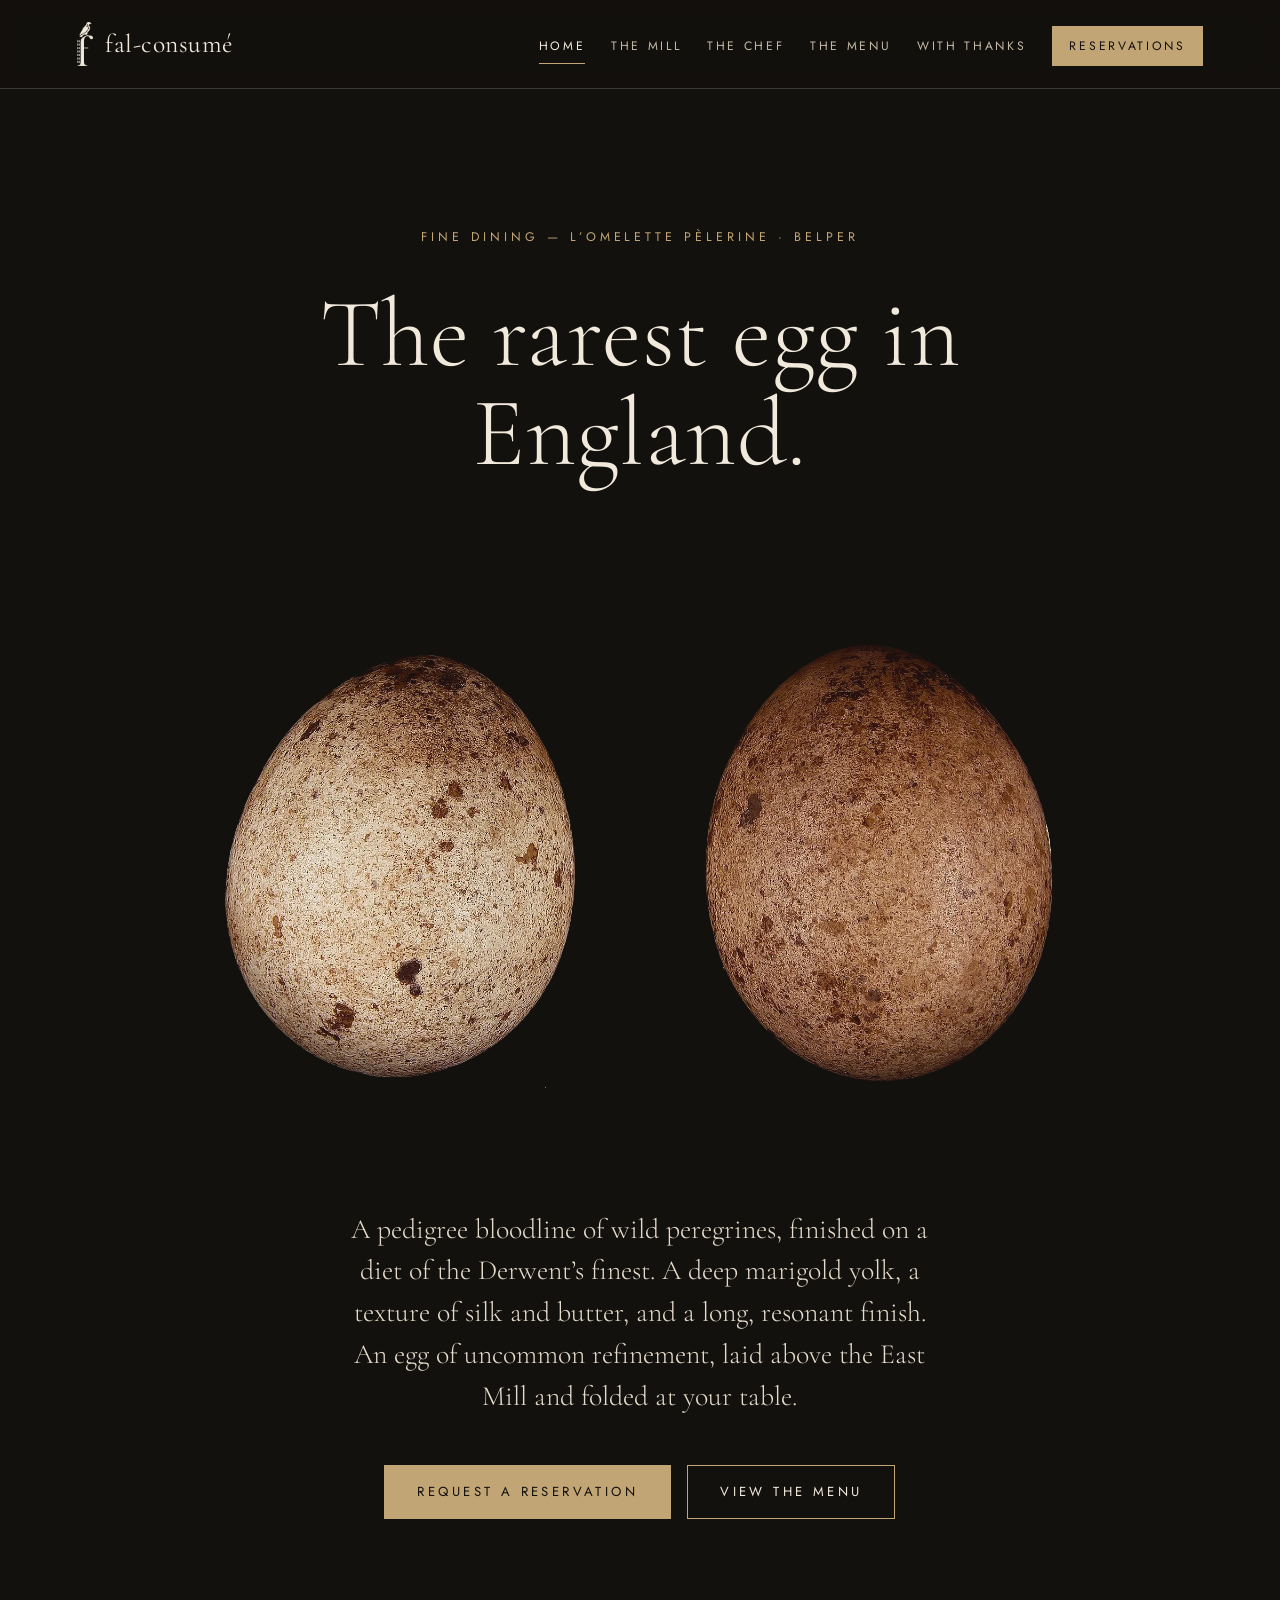
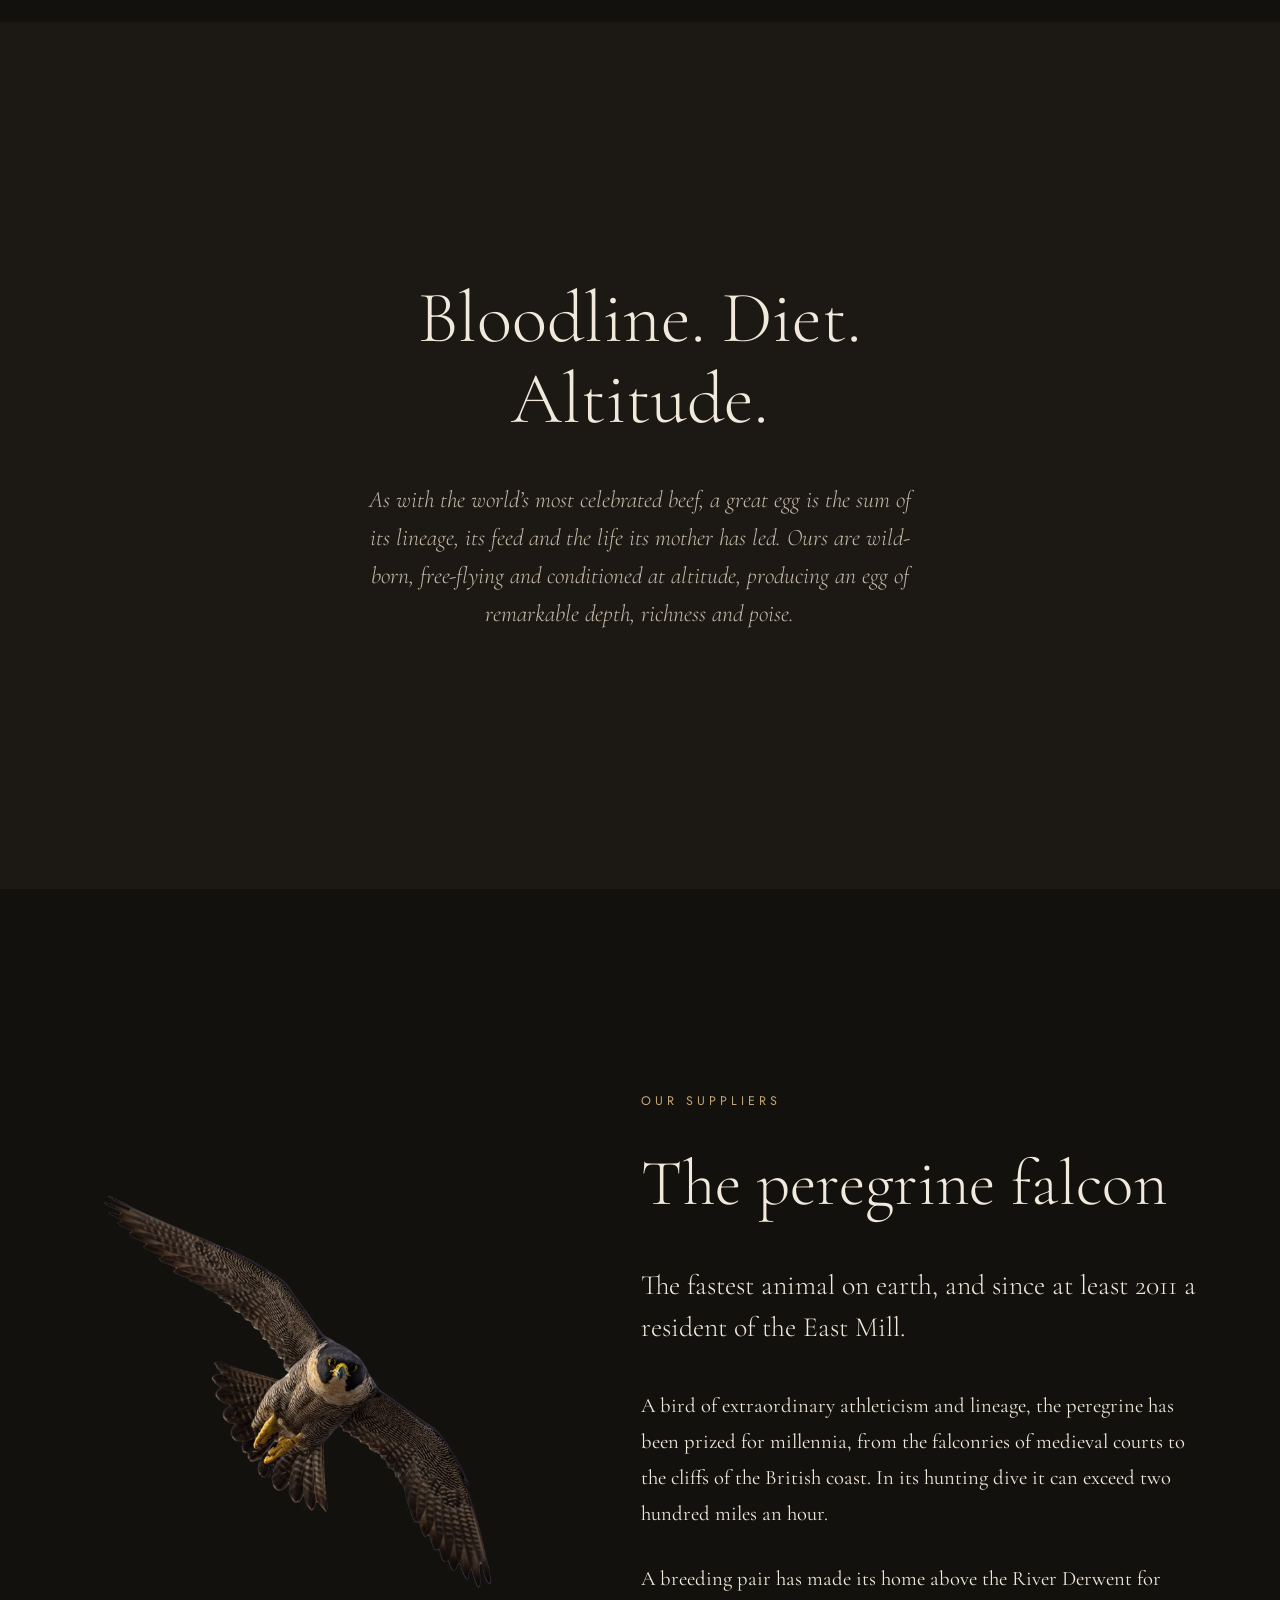
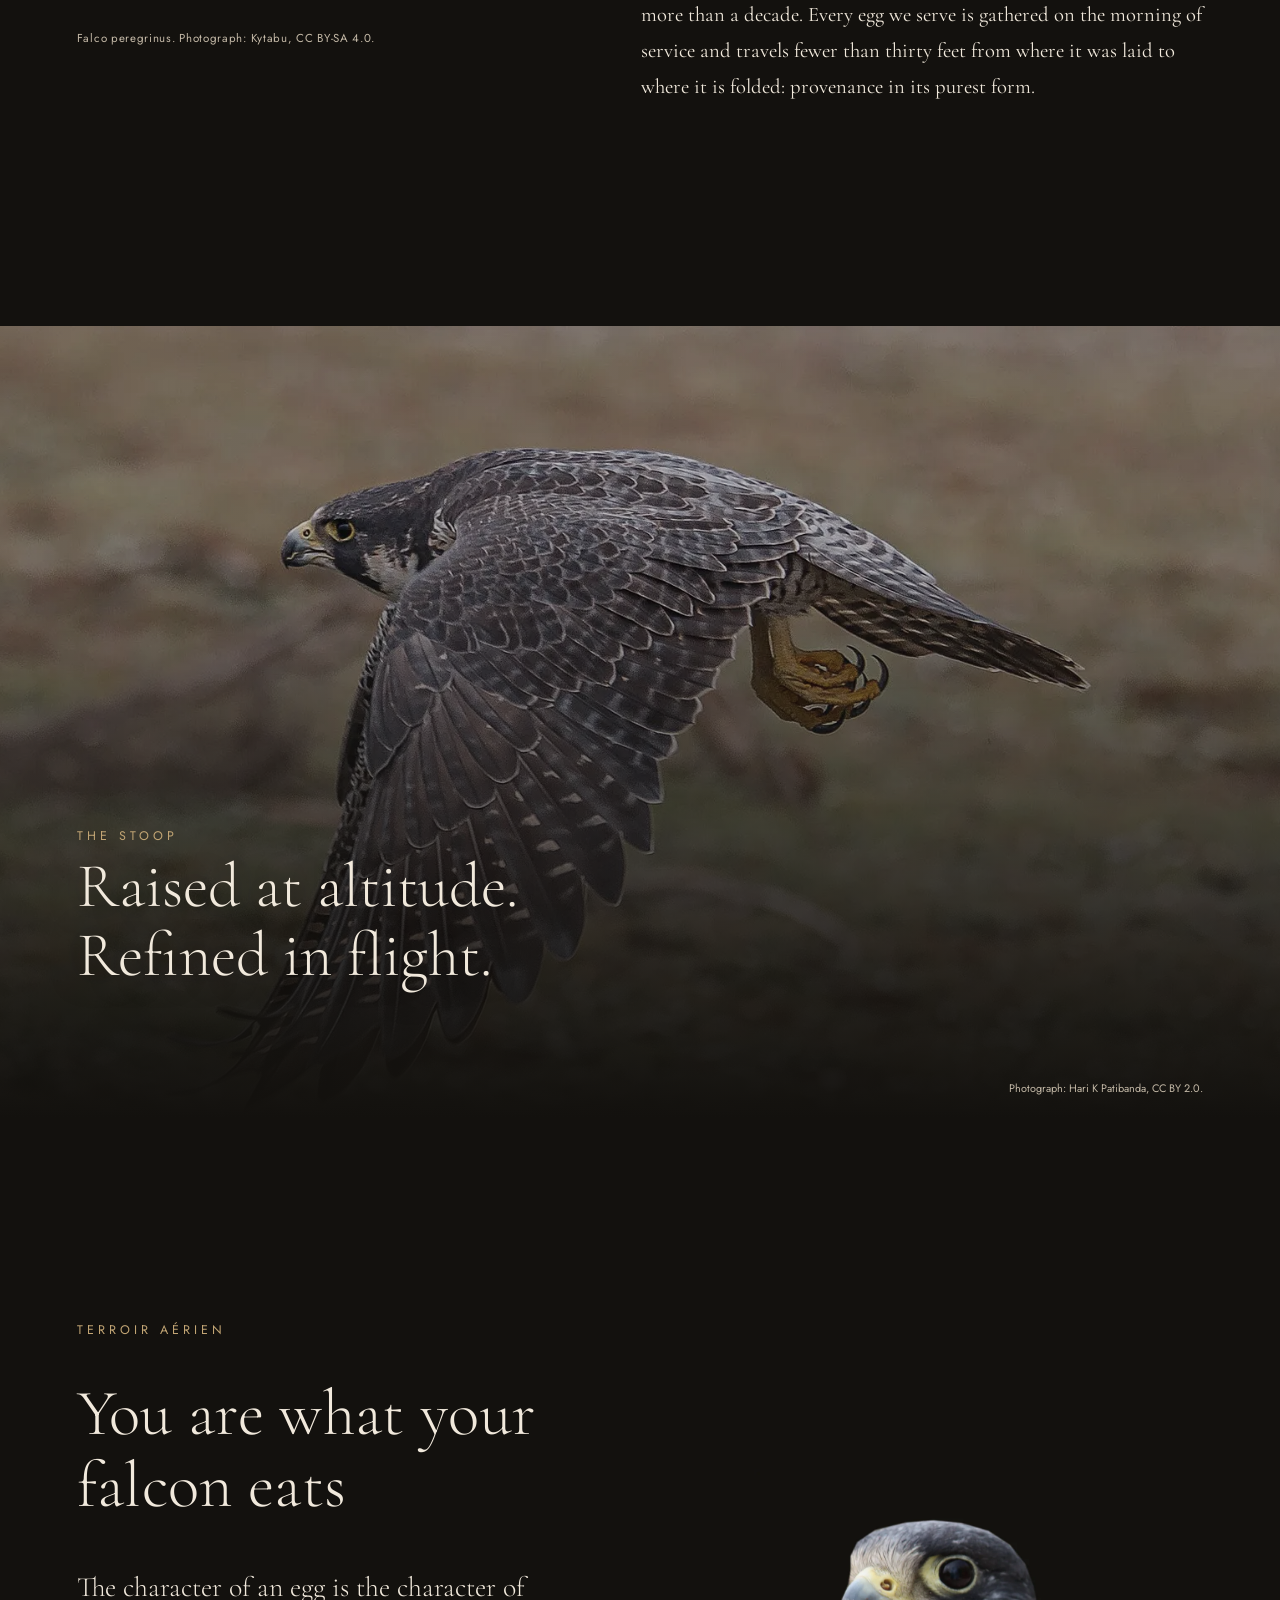
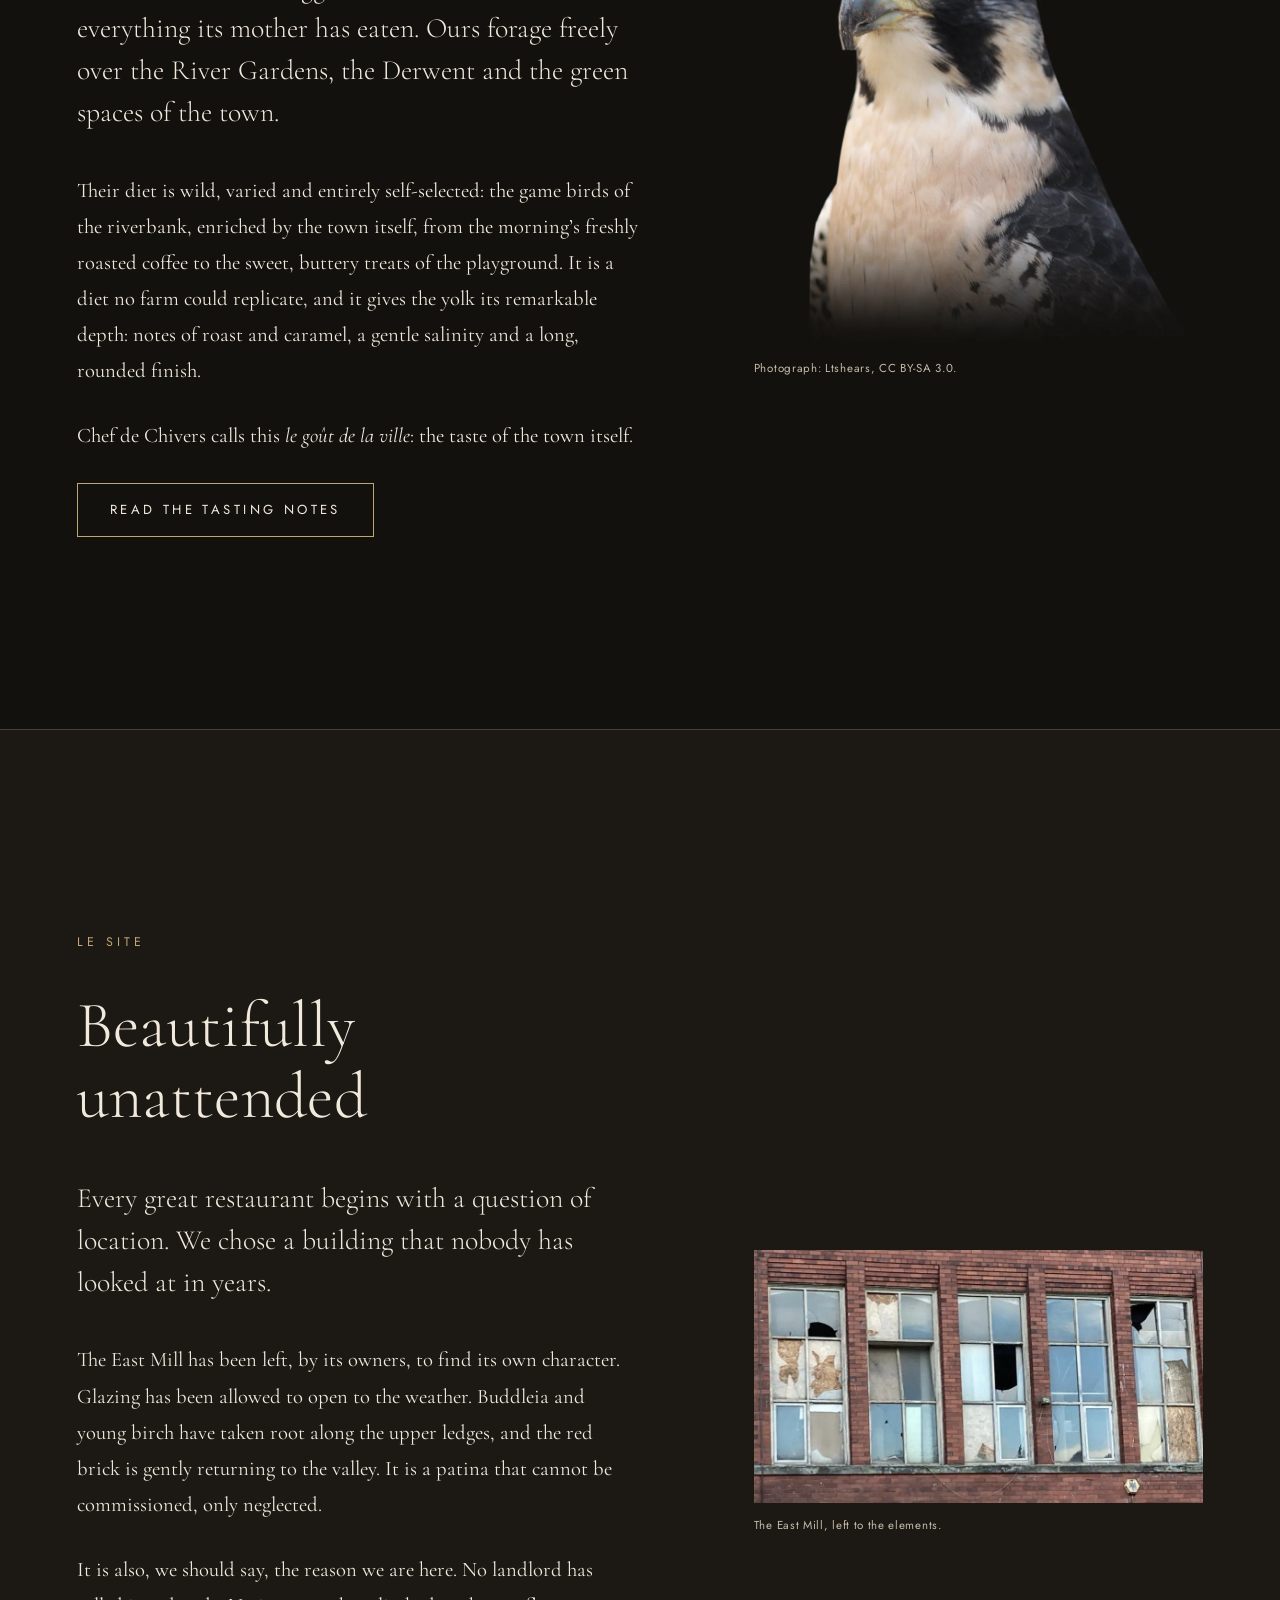
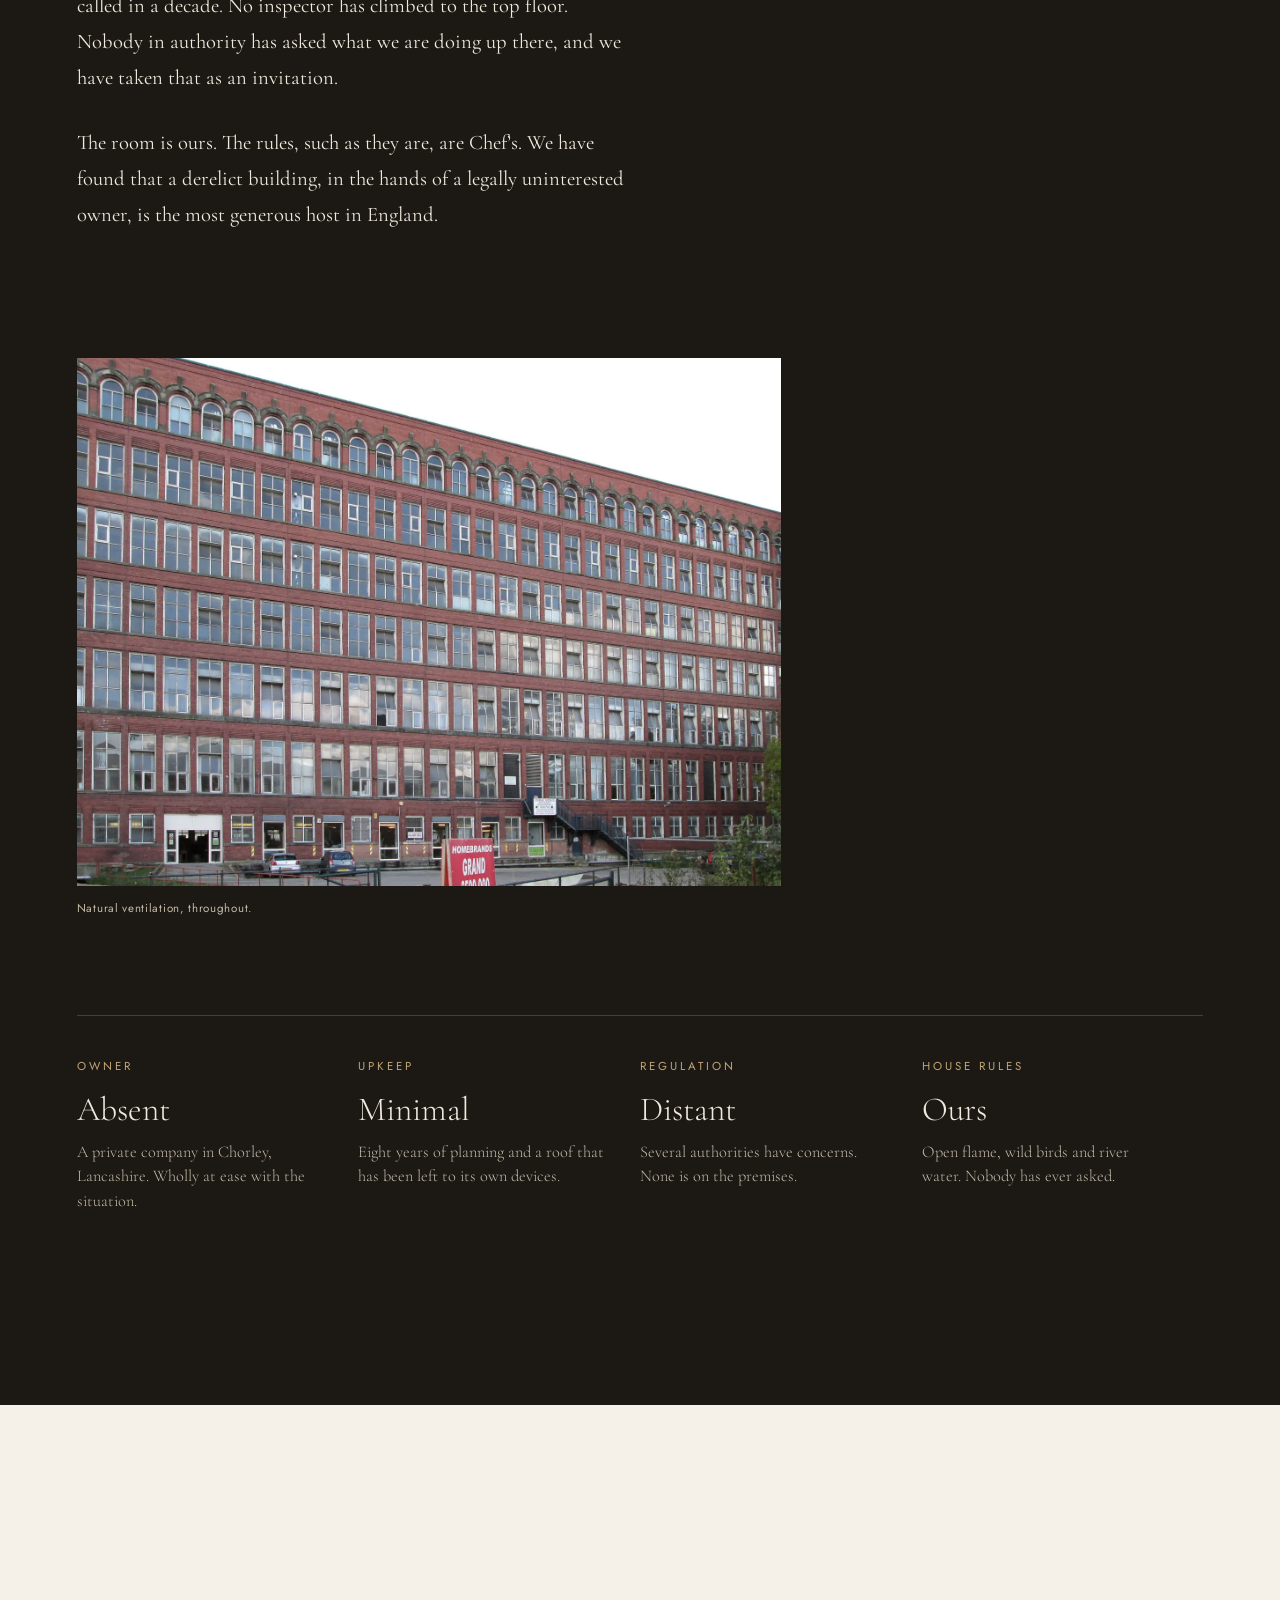
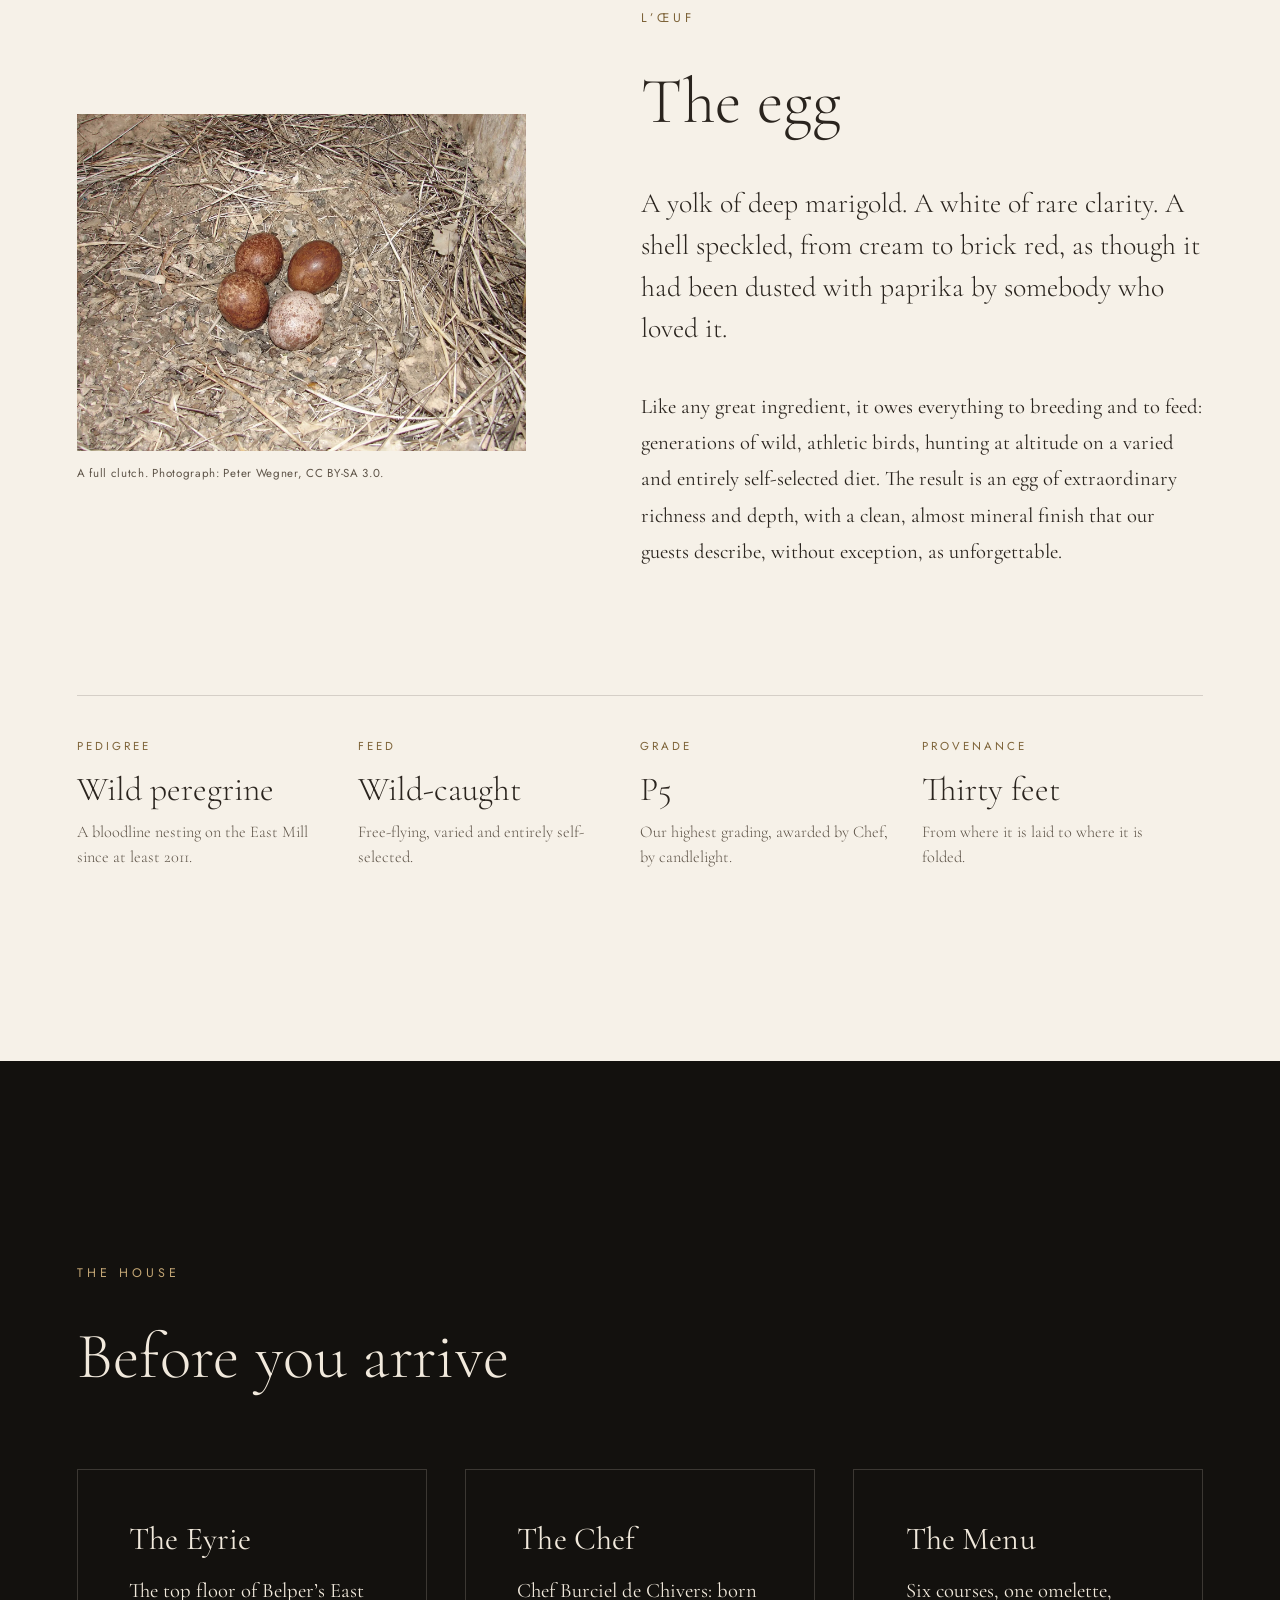
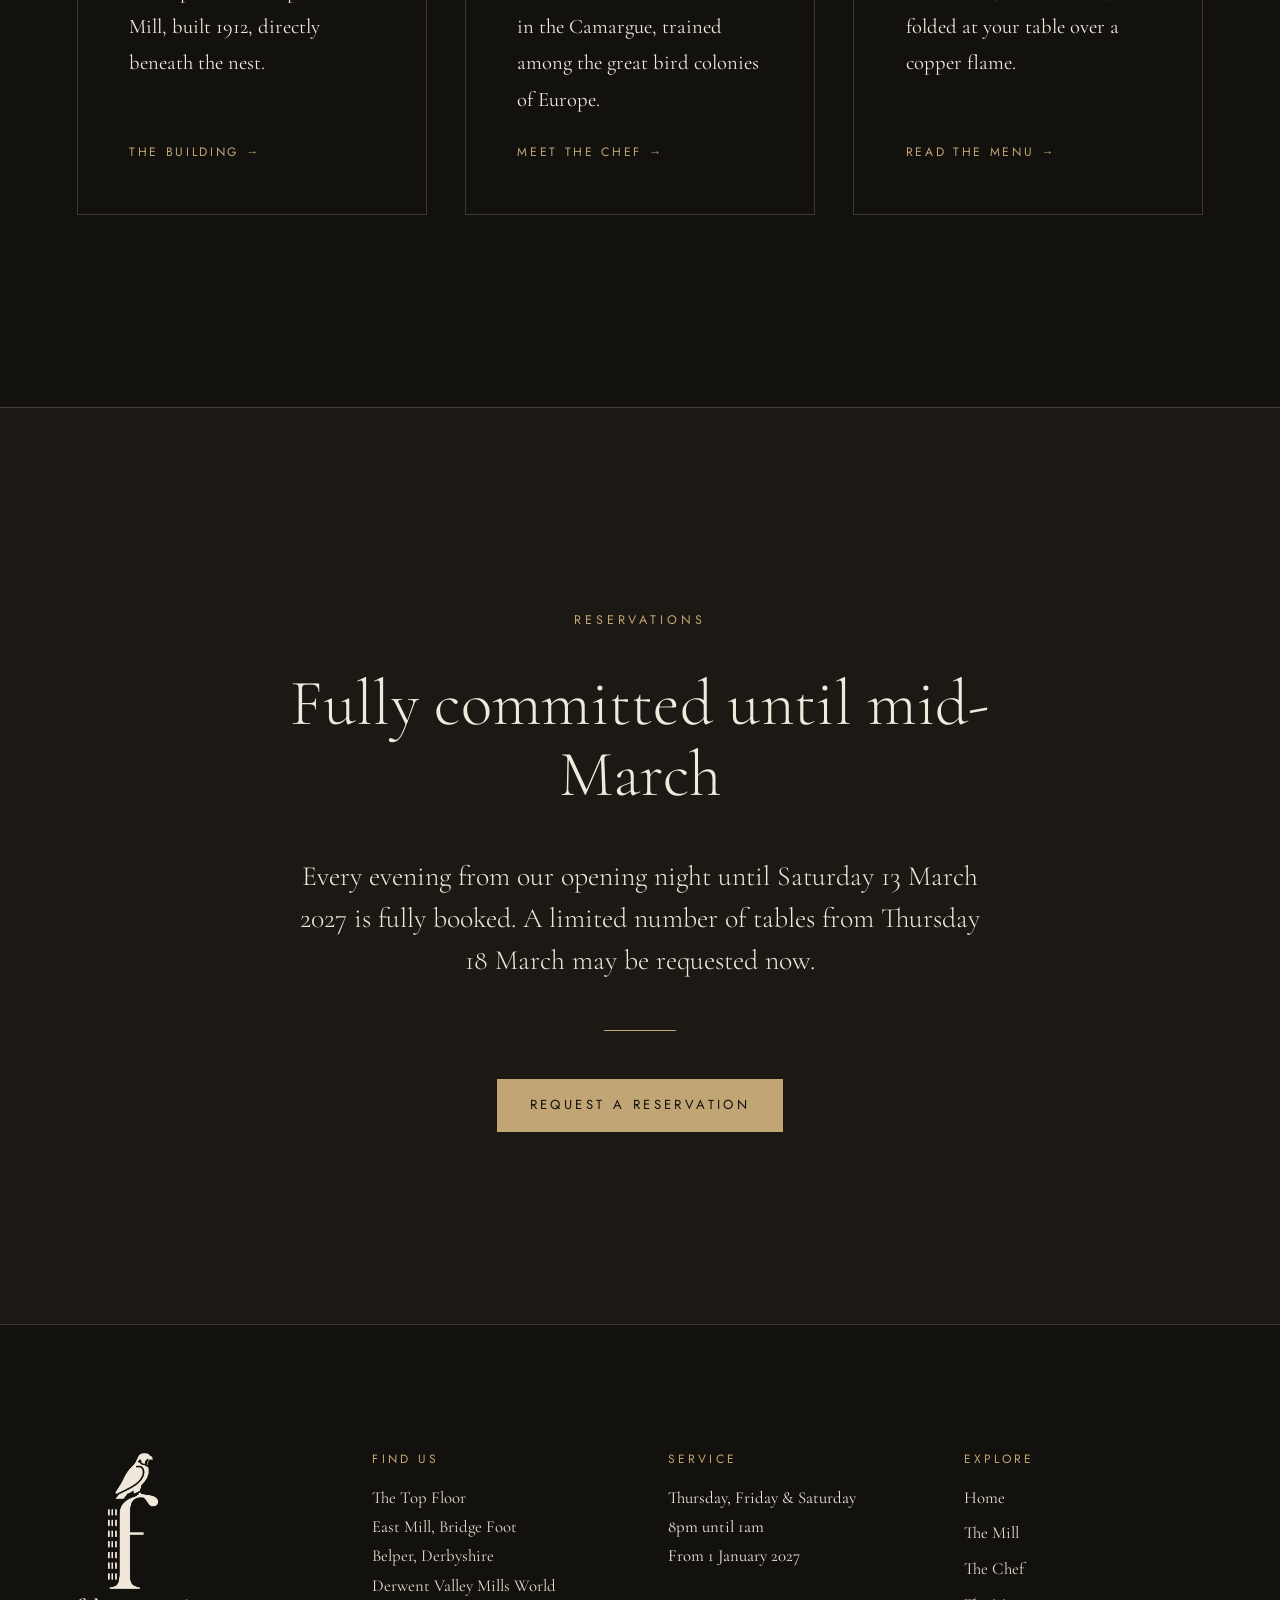
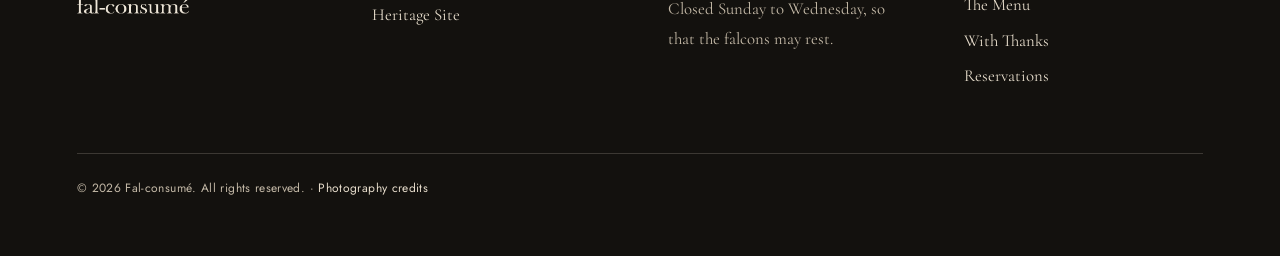
<file: index.html>
<!DOCTYPE html>
<html lang="en-GB">
<head>
  <meta charset="utf-8">
  <meta name="viewport" content="width=device-width, initial-scale=1">
  <title>Fal-consumé | Fine Dining Restaurant in Belper, Derbyshire</title>
  <meta name="description" content="Fine dining on the top floor of Belper’s historic East Mill. A six-course tasting menu built around the peregrine falcon egg omelette. Opening 1 January 2027.">
  <link rel="canonical" href="https://falconsume.vercel.app/">
  <meta name="theme-color" content="#13110e">
  <meta http-equiv="X-Clacks-Overhead" content="GNU Terry Pratchett">
  <meta property="og:type" content="restaurant.restaurant">
  <meta property="og:site_name" content="Fal-consumé">
  <meta property="og:locale" content="en_GB">
  <meta property="og:title" content="Fal-consumé | Fine Dining Restaurant in Belper, Derbyshire">
  <meta property="og:description" content="Fine dining on the top floor of Belper’s historic East Mill. A six-course tasting menu built around the peregrine falcon egg omelette. Opening 1 January 2027.">
  <meta property="og:url" content="https://falconsume.vercel.app/">
  <meta property="og:image" content="https://falconsume.vercel.app/assets/img/og-image.jpg">
  <meta property="og:image:width" content="1200">
  <meta property="og:image:height" content="630">
  <meta property="og:image:alt" content="The fal-consumé logo beside two speckled peregrine falcon eggs on black.">
  <meta name="twitter:card" content="summary_large_image">
  <meta name="twitter:title" content="Fal-consumé | Fine Dining Restaurant in Belper, Derbyshire">
  <meta name="twitter:description" content="Fine dining on the top floor of Belper’s historic East Mill. A six-course tasting menu built around the peregrine falcon egg omelette. Opening 1 January 2027.">
  <meta name="twitter:image" content="https://falconsume.vercel.app/assets/img/og-image.jpg">
  <link rel="icon" type="image/png" sizes="32x32" href="/assets/img/favicon-32.png">
  <link rel="apple-touch-icon" href="/assets/img/apple-touch-icon.png">
  <link rel="preload" href="/assets/fonts/cormorant-garamond.woff2" as="font" type="font/woff2" crossorigin>
  <link rel="preload" href="/assets/fonts/jost.woff2" as="font" type="font/woff2" crossorigin>
  <link rel="preload" href="/assets/fonts/cormorant-garamond-italic.woff2" as="font" type="font/woff2" crossorigin>
  <link rel="stylesheet" href="/assets/css/style.css">
  <script type="application/ld+json">
{
  "@context": "https://schema.org",
  "@graph": [
    {
      "@type": "WebSite",
      "@id": "https://falconsume.vercel.app/#website",
      "name": "Fal-consumé",
      "url": "https://falconsume.vercel.app/",
      "inLanguage": "en-GB",
      "publisher": {
        "@id": "https://falconsume.vercel.app/#restaurant"
      }
    },
    {
      "@type": "Restaurant",
      "@id": "https://falconsume.vercel.app/#restaurant",
      "name": "Fal-consumé",
      "description": "Fine dining on the top floor of Belper’s historic East Mill: a six-course tasting menu built around the peregrine falcon egg omelette.",
      "url": "https://falconsume.vercel.app/",
      "logo": "https://falconsume.vercel.app/assets/img/icon-512.png",
      "image": [
        "https://falconsume.vercel.app/assets/img/og-image.jpg",
        "https://falconsume.vercel.app/assets/img/eggs-pair.webp"
      ],
      "address": {
        "@type": "PostalAddress",
        "streetAddress": "The Top Floor, East Mill, Bridge Foot",
        "addressLocality": "Belper",
        "addressRegion": "Derbyshire",
        "addressCountry": "GB"
      },
      "servesCuisine": [
        "French",
        "Modern British",
        "Fine dining"
      ],
      "priceRange": "£££££",
      "currenciesAccepted": "GBP",
      "acceptsReservations": "https://falconsume.vercel.app/reservations",
      "hasMenu": "https://falconsume.vercel.app/menu",
      "openingHoursSpecification": [
        {
          "@type": "OpeningHoursSpecification",
          "dayOfWeek": [
            "Thursday",
            "Friday",
            "Saturday"
          ],
          "opens": "20:00",
          "closes": "01:00",
          "validFrom": "2027-01-01"
        }
      ],
      "employee": {
        "@id": "https://falconsume.vercel.app/chef#chef"
      }
    }
  ]
}
  </script>
</head>
<body>
<a class="skip-link" href="#main">Skip to content</a>

<header class="site-header">
  <div class="wrap site-header__inner">
    <a class="brand" href="/" aria-current="page">
      <img src="/assets/img/logo-mark-cream.png" alt="" width="181" height="490">
      <span class="brand__name">fal-consumé</span>
    </a>
    <button class="nav-toggle" type="button" aria-expanded="false" aria-controls="site-nav">
      <span class="nav-toggle__bars" aria-hidden="true"></span>
      <span class="nav-toggle__label">Menu</span>
    </button>
    <nav id="site-nav" class="site-nav" aria-label="Main">
      <ul>
        <li><a href="/" aria-current="page">Home</a></li>
        <li><a href="/mill">The Mill</a></li>
        <li><a href="/chef">The Chef</a></li>
        <li><a href="/menu">The Menu</a></li>
        <li><a href="/thanks">With Thanks</a></li>
        <li class="nav-cta"><a href="/reservations">Reservations</a></li>
      </ul>
    </nav>
  </div>
</header>

<main id="main" tabindex="-1">
<section class="egg-hero" aria-labelledby="hero-title">
  <div class="wrap">
    <p class="eyebrow"><span class="nowrap">Fine Dining &mdash;</span> <span class="nowrap">L’Omelette Pèlerine &middot; Belper</span></p>
    <h1 id="hero-title">The rarest egg in England.</h1>
    <img class="egg-hero__img" src="/assets/img/eggs-pair.webp" alt="Two peregrine falcon eggs on black: one pale cream, one a deeper russet, both finely speckled with reddish brown." width="1920" height="1120" fetchpriority="high">
    <p class="lede">A pedigree bloodline of wild peregrines, finished on a diet of the Derwent’s finest. A deep marigold yolk, a texture of silk and butter, and a long, resonant finish. An egg of uncommon refinement, laid above the East Mill and folded at your table.</p>
    <div class="hero__actions">
      <a class="btn btn--solid" href="/reservations">Request a reservation</a>
      <a class="btn" href="/menu">View the menu</a>
    </div>
  </div>
</section>

<section class="statement on-mid" aria-label="Philosophy">
  <div class="wrap">
    <p class="reveal">Bloodline. Diet. Altitude.</p>
    <p class="reveal">As with the world’s most celebrated beef, a great egg is the sum of its lineage, its feed and the life its mother has led. Ours are wild-born, free-flying and conditioned at altitude, producing an egg of remarkable depth, richness and poise.</p>
  </div>
</section>

<section class="section" aria-labelledby="falcon-title">
  <div class="wrap split split--wide-right">
    <figure class="figure figure--square reveal">
      <img src="/assets/img/falcon-flight-front.webp" alt="A peregrine falcon banking towards the camera against a pale sky, wings fully spread, yellow talons drawn up, looking straight down the lens." width="1400" height="1400" loading="lazy">
      <figcaption>Falco peregrinus. Photograph: Kytabu, CC BY-SA 4.0.</figcaption>
    </figure>
    <div class="reveal">
      <p class="eyebrow">Our suppliers</p>
      <h2 id="falcon-title">The peregrine falcon</h2>
      <p class="lede">The fastest animal on earth, and since at least 2011 a resident of the East Mill.</p>
      <p>A bird of extraordinary athleticism and lineage, the peregrine has been prized for millennia, from the falconries of medieval courts to the cliffs of the British coast. In its hunting dive it can exceed two hundred miles an hour.</p>
      <p>A breeding pair has made its home above the River Derwent for more than a decade. Every egg we serve is gathered on the morning of service and travels fewer than thirty feet from where it was laid to where it is folded: provenance in its purest form.</p>
    </div>
  </div>
</section>

<section class="band" aria-labelledby="band-title">
  <img src="/assets/img/falcon-flight.webp" alt="A peregrine falcon in low, fast flight, wings swept down, talons drawn up beneath it." width="1600" height="948" loading="lazy">
  <div class="wrap band__text">
    <p class="eyebrow" id="band-title">The stoop</p>
    <p>Raised at altitude. Refined in flight.</p>
  </div>
  <p class="band__credit">Photograph: Hari K Patibanda, CC BY 2.0.</p>
</section>

<section class="section" aria-labelledby="terroir-title">
  <div class="wrap split split--wide-left">
    <div class="reveal">
      <p class="eyebrow">Terroir aérien</p>
      <h2 id="terroir-title">You are what your falcon eats</h2>
      <p class="lede">The character of an egg is the character of everything its mother has eaten. Ours forage freely over the River Gardens, the Derwent and the green spaces of the town.</p>
      <p>Their diet is wild, varied and entirely self-selected: the game birds of the riverbank, enriched by the town itself, from the morning’s freshly roasted coffee to the sweet, buttery treats of the playground. It is a diet no farm could replicate, and it gives the yolk its remarkable depth: notes of roast and caramel, a gentle salinity and a long, rounded finish.</p>
      <p>Chef de Chivers calls this <em>le goût de la ville</em>: the taste of the town itself.</p>
      <a class="btn" href="/menu">Read the tasting notes</a>
    </div>
    <figure class="figure figure--free reveal">
      <img src="/assets/img/falcon-head.webp" alt="Portrait of an adult peregrine falcon: slate-black hood and moustache, yellow-ringed dark eye, hooked blue-grey beak and a soft peach breast." width="1200" height="1274" loading="lazy">
      <figcaption>Photograph: Ltshears, CC BY-SA 3.0.</figcaption>
    </figure>
  </div>
</section>

<section class="section on-mid" aria-labelledby="neglect-title">
  <div class="wrap">
    <div class="split split--wide-left">
      <div class="reveal">
        <p class="eyebrow">Le site</p>
        <h2 id="neglect-title">Beautifully unattended</h2>
        <p class="lede">Every great restaurant begins with a question of location. We chose a building that nobody has looked at in years.</p>
        <p>The East Mill has been left, by its owners, to find its own character. Glazing has been allowed to open to the weather. Buddleia and young birch have taken root along the upper ledges, and the red brick is gently returning to the valley. It is a patina that cannot be commissioned, only neglected.</p>
        <p>It is also, we should say, the reason we are here. No landlord has called in a decade. No inspector has climbed to the top floor. Nobody in authority has asked what we are doing up there, and we have taken that as an invitation.</p>
        <p>The room is ours. The rules, such as they are, are Chef’s. We have found that a derelict building, in the hands of a legally uninterested owner, is the most generous host in England.</p>
      </div>
      <figure class="figure figure--free reveal">
        <img src="/assets/img/east-mill-windows.jpg" alt="Red-brick wall of the East Mill with tall windows, their glass smashed and the panes patched with boards and peeling paper." width="976" height="549" loading="lazy">
        <figcaption>The East Mill, left to the elements.</figcaption>
      </figure>
    </div>

    <ul class="gallery" aria-label="The East Mill, as found">
      <li class="reveal">
        <img src="/assets/img/east-mill-top-floor.webp" alt="Six storeys of the East Mill’s red-brick elevation, rank upon rank of windows hanging open or missing glass." width="1600" height="1224" loading="lazy">
        <p>Natural ventilation, throughout.</p>
      </li>
    </ul>

    <dl class="egg-facts">
      <div class="reveal"><dt>Owner</dt><dd>Absent<small>A private company in Chorley, Lancashire. Wholly at ease with the situation.</small></dd></div>
      <div class="reveal"><dt>Upkeep</dt><dd>Minimal<small>Eight years of planning and a roof that has been left to its own devices.</small></dd></div>
      <div class="reveal"><dt>Regulation</dt><dd>Distant<small>Several authorities have concerns. None is on the premises.</small></dd></div>
      <div class="reveal"><dt>House rules</dt><dd>Ours<small>Open flame, wild birds and river water. Nobody has ever asked.</small></dd></div>
    </dl>
  </div>
</section>

<section class="section on-light" aria-labelledby="egg-title">
  <div class="wrap">
    <div class="split split--wide-right">
      <figure class="figure figure--free reveal">
        <img src="/assets/img/eggs-clutch.webp" alt="A clutch of four reddish-brown peregrine falcon eggs in a shallow scrape of dry grass and earth." width="1600" height="1200" loading="lazy">
        <figcaption>A full clutch. Photograph: Peter Wegner, CC BY-SA 3.0.</figcaption>
      </figure>
      <div class="reveal">
        <p class="eyebrow">L’œuf</p>
        <h2 id="egg-title">The egg</h2>
        <p class="lede">A yolk of deep marigold. A white of rare clarity. A shell speckled, from cream to brick red, as though it had been dusted with paprika by somebody who loved it.</p>
        <p>Like any great ingredient, it owes everything to breeding and to feed: generations of wild, athletic birds, hunting at altitude on a varied and entirely self-selected diet. The result is an egg of extraordinary richness and depth, with a clean, almost mineral finish that our guests describe, without exception, as unforgettable.</p>
      </div>
    </div>
    <dl class="egg-facts">
      <div class="reveal"><dt>Pedigree</dt><dd>Wild peregrine<small>A bloodline nesting on the East Mill since at least 2011.</small></dd></div>
      <div class="reveal"><dt>Feed</dt><dd>Wild-caught<small>Free-flying, varied and entirely self-selected.</small></dd></div>
      <div class="reveal"><dt>Grade</dt><dd>P5<small>Our highest grading, awarded by Chef, by candlelight.</small></dd></div>
      <div class="reveal"><dt>Provenance</dt><dd>Thirty feet<small>From where it is laid to where it is folded.</small></dd></div>
    </dl>
  </div>
</section>

<section class="section" aria-labelledby="explore-title">
  <div class="wrap">
    <p class="eyebrow">The house</p>
    <h2 id="explore-title">Before you arrive</h2>
    <div class="cards mt-lg">
      <article class="card reveal">
        <h3>The Eyrie</h3>
        <p>The top floor of Belper’s East Mill, built 1912, directly beneath the nest.</p>
        <a class="card__link" href="/mill">The building<span class="visually-hidden">: the East Mill</span></a>
      </article>
      <article class="card reveal">
        <h3>The Chef</h3>
        <p>Chef Burciel de Chivers: born in the Camargue, trained among the great bird colonies of Europe.</p>
        <a class="card__link" href="/chef">Meet the chef<span class="visually-hidden">: Chef Burciel de Chivers</span></a>
      </article>
      <article class="card reveal">
        <h3>The Menu</h3>
        <p>Six courses, one omelette, folded at your table over a copper flame.</p>
        <a class="card__link" href="/menu">Read the menu<span class="visually-hidden">: The Menu</span></a>
      </article>
    </div>
  </div>
</section>

<section class="section on-mid" aria-labelledby="book-title">
  <div class="wrap--narrow center reveal">
    <p class="eyebrow">Reservations</p>
    <h2 id="book-title">Fully committed until mid-March</h2>
    <p class="lede">Every evening from our opening night until Saturday 13 March 2027 is fully booked. A limited number of tables from Thursday 18 March may be requested now.</p>
    <hr class="rule rule--center">
    <a class="btn btn--solid" href="/reservations">Request a reservation</a>
  </div>
</section>
</main>

<footer class="site-footer">
  <div class="wrap">
    <div class="site-footer__grid">
      <div class="site-footer__logo">
        <img src="/assets/img/logo-full-cream.png" alt="fal-consumé" width="403" height="579">
      </div>
      <div>
        <h2>Find us</h2>
        <address>
          The Top Floor<br>
          East Mill, Bridge Foot<br>
          Belper, Derbyshire<br>
          Derwent Valley Mills World Heritage Site
        </address>
      </div>
      <div>
        <h2>Service</h2>
        <p>Thursday, Friday &amp; Saturday<br>8pm until 1am<br>From 1 January 2027</p>
        <p class="muted">Closed Sunday to Wednesday, so that the falcons may rest.</p>
      </div>
      <div>
        <h2>Explore</h2>
        <ul>
          <li><a href="/">Home</a></li>
          <li><a href="/mill">The Mill</a></li>
          <li><a href="/chef">The Chef</a></li>
          <li><a href="/menu">The Menu</a></li>
          <li><a href="/thanks">With Thanks</a></li>
          <li><a href="/reservations">Reservations</a></li>
        </ul>
      </div>
    </div>
    <div class="site-footer__small">
      <p>&copy; 2026 Fal-consumé. All rights reserved. &middot; <a href="/mill#credits">Photography credits</a></p>
    </div>
  </div>
</footer>
<script src="/assets/js/main.js" defer></script>
</body>
</html>
</file>
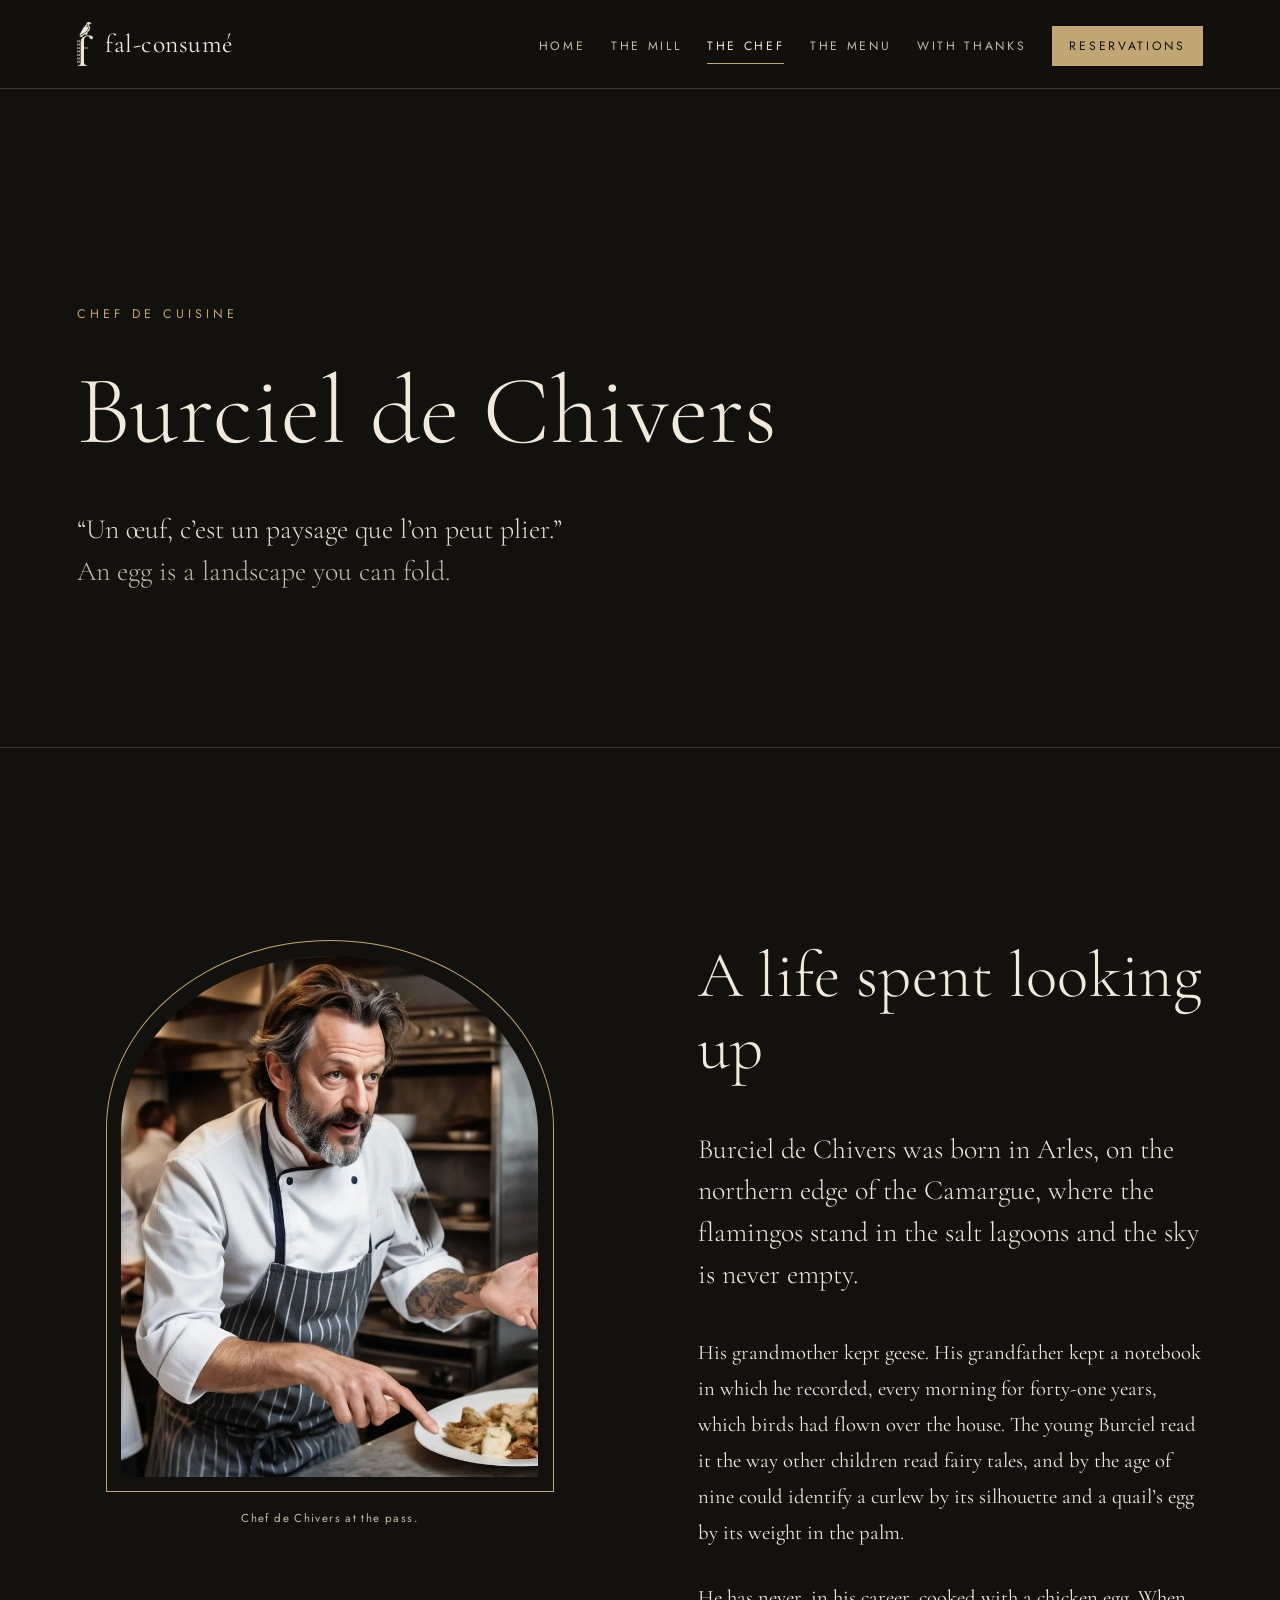
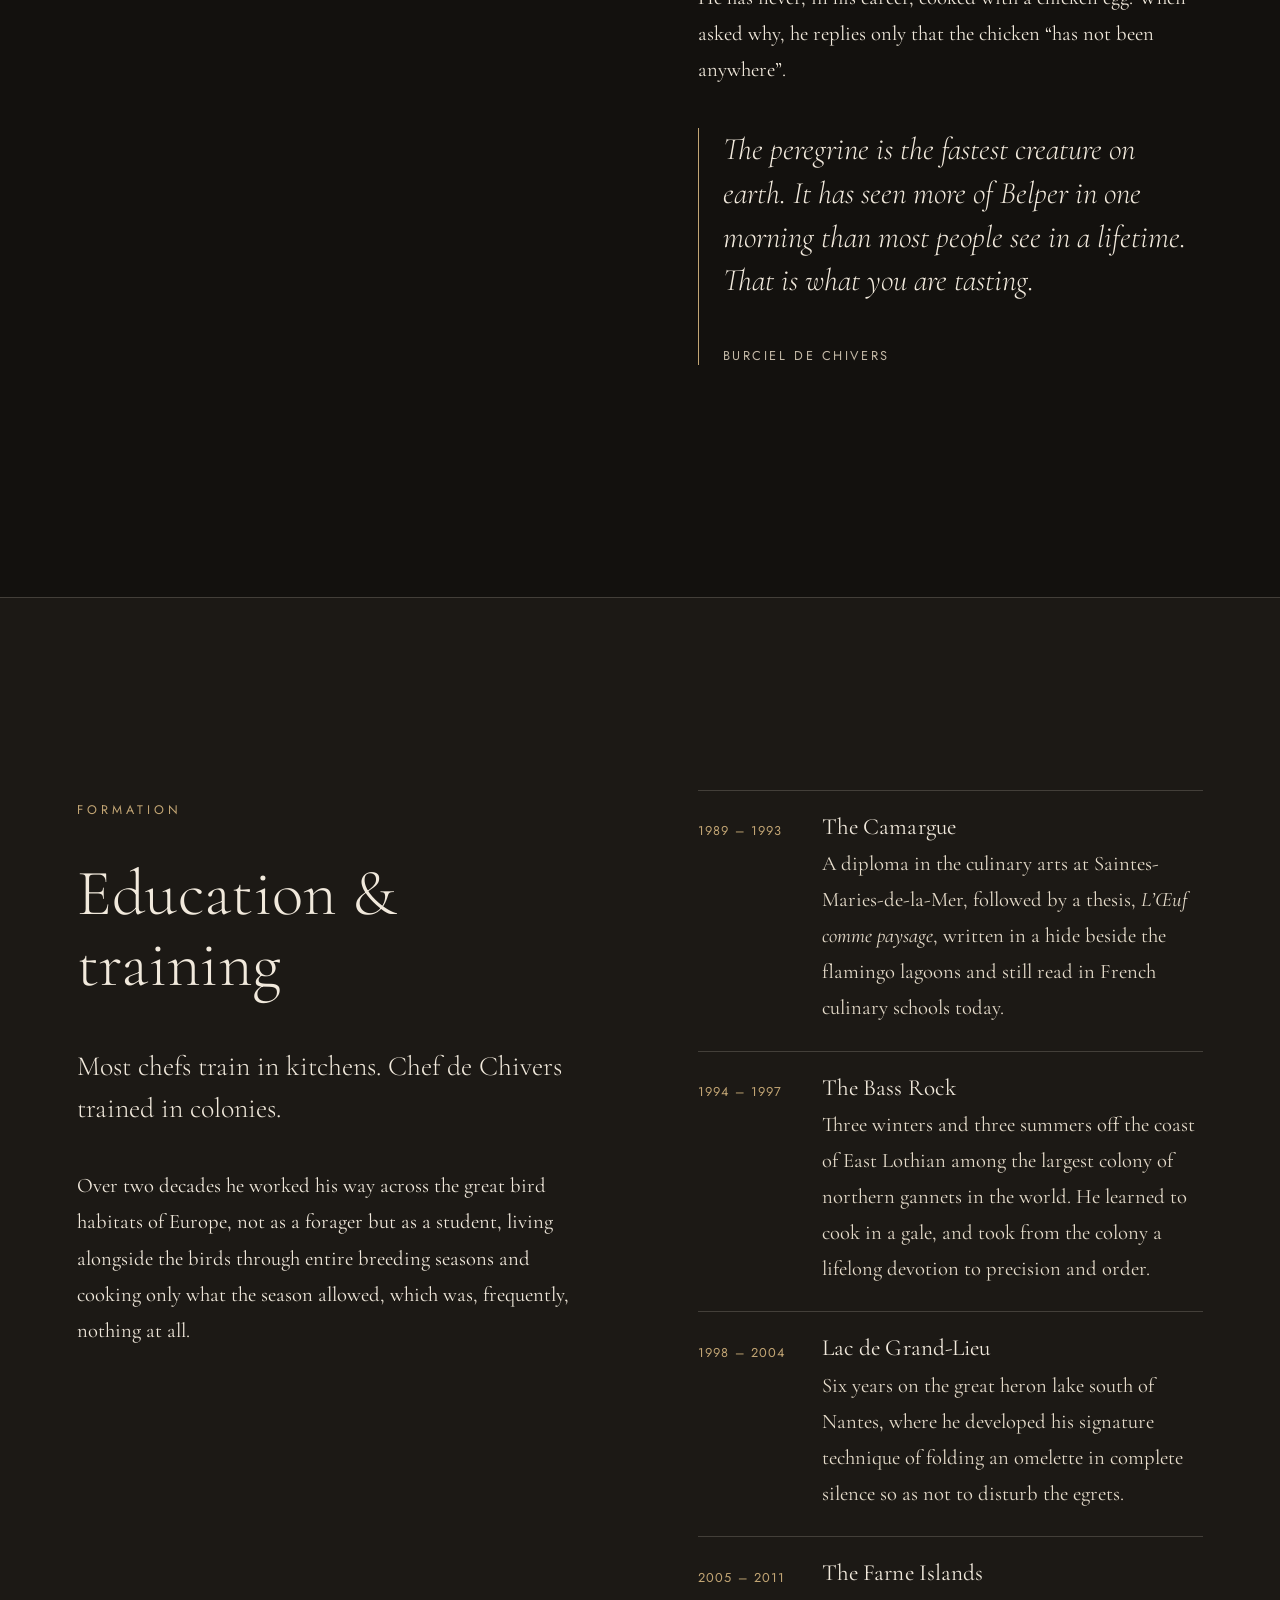
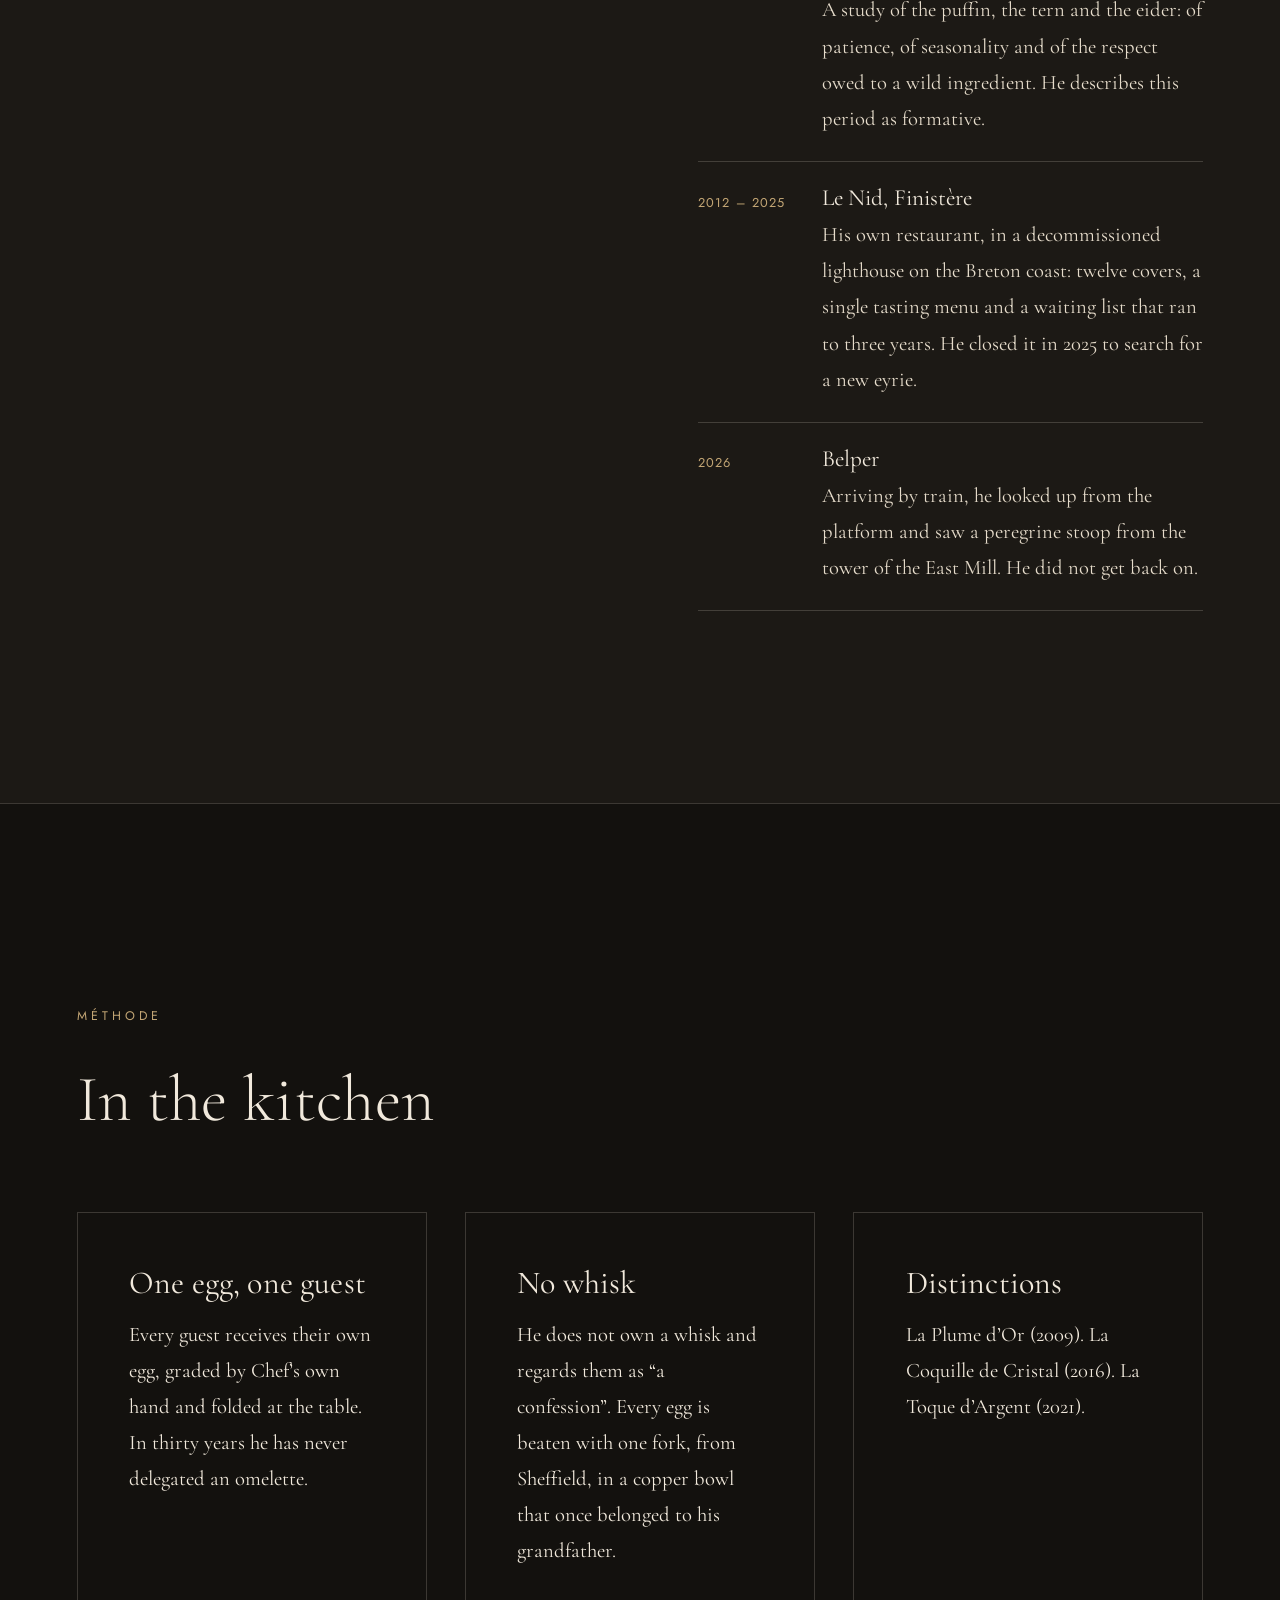
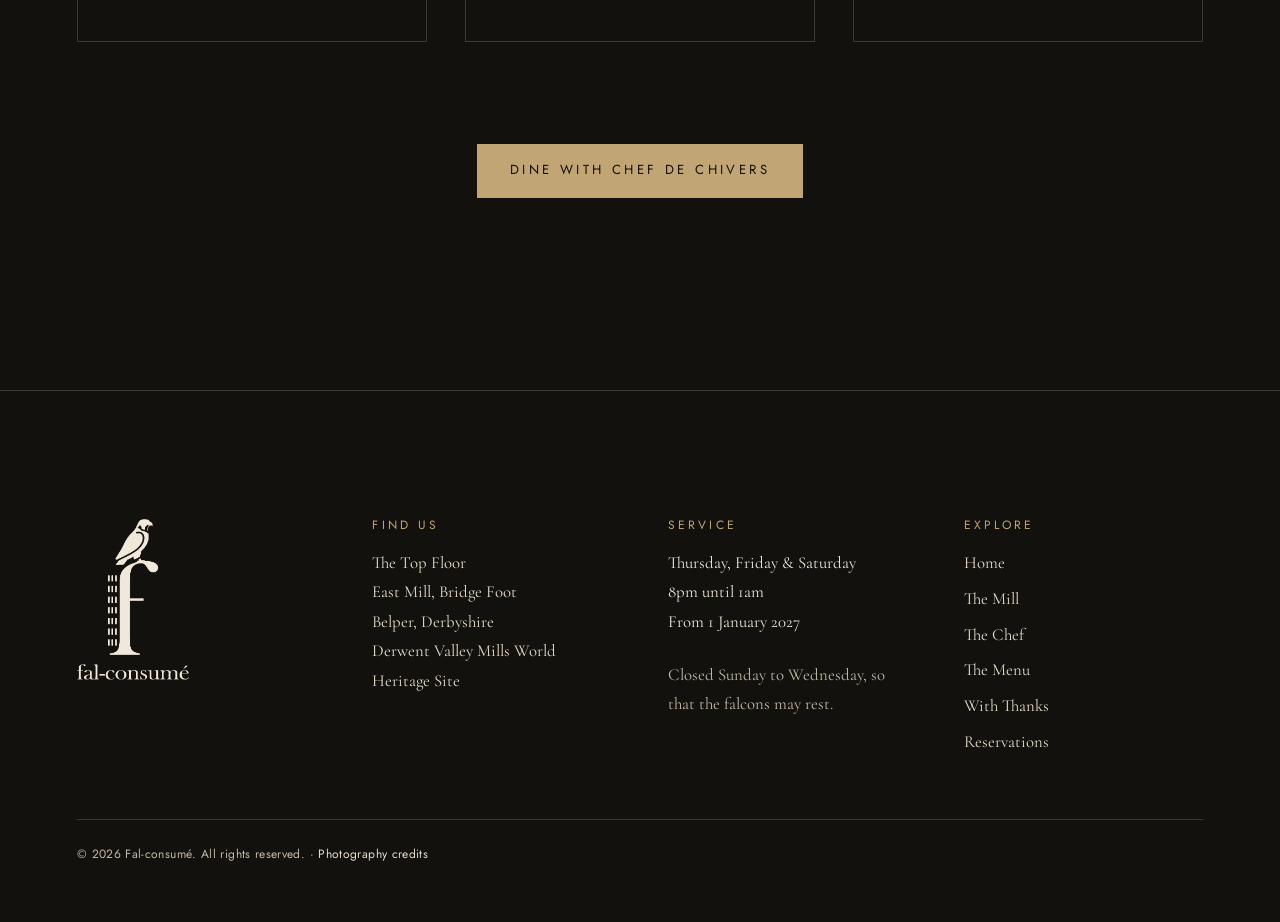
<file: chef.html>
<!DOCTYPE html>
<html lang="en-GB">
<head>
  <meta charset="utf-8">
  <meta name="viewport" content="width=device-width, initial-scale=1">
  <title>Chef Burciel de Chivers | Fal-consumé, Belper</title>
  <meta name="description" content="Meet head chef Burciel de Chivers: born in the Camargue, trained among Europe’s great bird colonies, now cooking on the top floor of the East Mill, Belper.">
  <link rel="canonical" href="https://falconsume.vercel.app/chef">
  <meta name="theme-color" content="#13110e">
  <meta http-equiv="X-Clacks-Overhead" content="GNU Terry Pratchett">
  <meta property="og:type" content="website">
  <meta property="og:site_name" content="Fal-consumé">
  <meta property="og:locale" content="en_GB">
  <meta property="og:title" content="Chef Burciel de Chivers | Fal-consumé, Belper">
  <meta property="og:description" content="Meet head chef Burciel de Chivers: born in the Camargue, trained among Europe’s great bird colonies, now cooking on the top floor of the East Mill, Belper.">
  <meta property="og:url" content="https://falconsume.vercel.app/chef">
  <meta property="og:image" content="https://falconsume.vercel.app/assets/img/og-image.jpg">
  <meta property="og:image:width" content="1200">
  <meta property="og:image:height" content="630">
  <meta property="og:image:alt" content="The fal-consumé logo beside two speckled peregrine falcon eggs on black.">
  <meta name="twitter:card" content="summary_large_image">
  <meta name="twitter:title" content="Chef Burciel de Chivers | Fal-consumé, Belper">
  <meta name="twitter:description" content="Meet head chef Burciel de Chivers: born in the Camargue, trained among Europe’s great bird colonies, now cooking on the top floor of the East Mill, Belper.">
  <meta name="twitter:image" content="https://falconsume.vercel.app/assets/img/og-image.jpg">
  <link rel="icon" type="image/png" sizes="32x32" href="/assets/img/favicon-32.png">
  <link rel="apple-touch-icon" href="/assets/img/apple-touch-icon.png">
  <link rel="preload" href="/assets/fonts/cormorant-garamond.woff2" as="font" type="font/woff2" crossorigin>
  <link rel="preload" href="/assets/fonts/jost.woff2" as="font" type="font/woff2" crossorigin>
  <link rel="preload" href="/assets/fonts/cormorant-garamond-italic.woff2" as="font" type="font/woff2" crossorigin>
  <link rel="stylesheet" href="/assets/css/style.css">
  <script type="application/ld+json">
{
  "@context": "https://schema.org",
  "@graph": [
    {
      "@type": "Person",
      "@id": "https://falconsume.vercel.app/chef#chef",
      "name": "Burciel de Chivers",
      "jobTitle": "Head Chef",
      "birthPlace": {
        "@type": "Place",
        "name": "Arles, France"
      },
      "worksFor": {
        "@id": "https://falconsume.vercel.app/#restaurant"
      },
      "image": "https://falconsume.vercel.app/assets/img/chef.webp",
      "url": "https://falconsume.vercel.app/chef"
    },
    {
      "@type": "BreadcrumbList",
      "itemListElement": [
        {
          "@type": "ListItem",
          "position": 1,
          "name": "Home",
          "item": "https://falconsume.vercel.app/"
        },
        {
          "@type": "ListItem",
          "position": 2,
          "name": "The Chef",
          "item": "https://falconsume.vercel.app/chef"
        }
      ]
    }
  ]
}
  </script>
</head>
<body>
<a class="skip-link" href="#main">Skip to content</a>

<header class="site-header">
  <div class="wrap site-header__inner">
    <a class="brand" href="/">
      <img src="/assets/img/logo-mark-cream.png" alt="" width="181" height="490">
      <span class="brand__name">fal-consumé</span>
    </a>
    <button class="nav-toggle" type="button" aria-expanded="false" aria-controls="site-nav">
      <span class="nav-toggle__bars" aria-hidden="true"></span>
      <span class="nav-toggle__label">Menu</span>
    </button>
    <nav id="site-nav" class="site-nav" aria-label="Main">
      <ul>
        <li><a href="/">Home</a></li>
        <li><a href="/mill">The Mill</a></li>
        <li><a href="/chef" aria-current="page">The Chef</a></li>
        <li><a href="/menu">The Menu</a></li>
        <li><a href="/thanks">With Thanks</a></li>
        <li class="nav-cta"><a href="/reservations">Reservations</a></li>
      </ul>
    </nav>
  </div>
</header>

<main id="main" tabindex="-1">
<section class="page-hero">
  <div class="wrap">
    <p class="eyebrow">Chef de cuisine</p>
    <h1>Burciel de Chivers</h1>
    <p class="lede">“Un œuf, c’est un paysage que l’on peut plier.”<br><span class="muted">An egg is a landscape you can fold.</span></p>
  </div>
</section>

<section class="section" aria-labelledby="portrait-title">
  <div class="wrap split split--top">
    <figure class="portrait reveal">
      <div class="portrait__frame">
        <img class="chef-photo" src="/assets/img/chef.webp" alt="Chef Burciel de Chivers, greying beard and swept-back hair, in chef’s whites and a striped apron, gesturing towards a plated dish at the pass of a busy kitchen." width="776" height="970">
      </div>
      <figcaption>Chef de Chivers at the pass.</figcaption>
    </figure>
    <div class="prose reveal">
      <h2 id="portrait-title">A life spent looking up</h2>
      <p class="lede">Burciel de Chivers was born in Arles, on the northern edge of the Camargue, where the flamingos stand in the salt lagoons and the sky is never empty.</p>
      <p>His grandmother kept geese. His grandfather kept a notebook in which he recorded, every morning for forty-one years, which birds had flown over the house. The young Burciel read it the way other children read fairy tales, and by the age of nine could identify a curlew by its silhouette and a quail’s egg by its weight in the palm.</p>
      <p>He has never, in his career, cooked with a chicken egg. When asked why, he replies only that the chicken “has not been anywhere”.</p>
      <blockquote>
        <p>The peregrine is the fastest creature on earth. It has seen more of Belper in one morning than most people see in a lifetime. That is what you are tasting.</p>
        <footer>Burciel de Chivers</footer>
      </blockquote>
    </div>
  </div>
</section>

<section class="section on-mid" aria-labelledby="education-title">
  <div class="wrap">
    <div class="split split--top">
      <div class="reveal">
        <p class="eyebrow">Formation</p>
        <h2 id="education-title">Education &amp; training</h2>
        <p class="lede">Most chefs train in kitchens. Chef de Chivers trained in colonies.</p>
        <p>Over two decades he worked his way across the great bird habitats of Europe, not as a forager but as a student, living alongside the birds through entire breeding seasons and cooking only what the season allowed, which was, frequently, nothing at all.</p>
      </div>
      <ol class="cv reveal">
        <li>
          <span class="cv__when">1989 – 1993</span>
          <div>
            <h3>The Camargue</h3>
            <p>A diploma in the culinary arts at Saintes-Maries-de-la-Mer, followed by a thesis, <em>L’Œuf comme paysage</em>, written in a hide beside the flamingo lagoons and still read in French culinary schools today.</p>
          </div>
        </li>
        <li>
          <span class="cv__when">1994 – 1997</span>
          <div>
            <h3>The Bass Rock</h3>
            <p>Three winters and three summers off the coast of East Lothian among the largest colony of northern gannets in the world. He learned to cook in a gale, and took from the colony a lifelong devotion to precision and order.</p>
          </div>
        </li>
        <li>
          <span class="cv__when">1998 – 2004</span>
          <div>
            <h3>Lac de Grand-Lieu</h3>
            <p>Six years on the great heron lake south of Nantes, where he developed his signature technique of folding an omelette in complete silence so as not to disturb the egrets.</p>
          </div>
        </li>
        <li>
          <span class="cv__when">2005 – 2011</span>
          <div>
            <h3>The Farne Islands</h3>
            <p>A study of the puffin, the tern and the eider: of patience, of seasonality and of the respect owed to a wild ingredient. He describes this period as formative.</p>
          </div>
        </li>
        <li>
          <span class="cv__when">2012 – 2025</span>
          <div>
            <h3>Le Nid, Finistère</h3>
            <p>His own restaurant, in a decommissioned lighthouse on the Breton coast: twelve covers, a single tasting menu and a waiting list that ran to three years. He closed it in 2025 to search for a new eyrie.</p>
          </div>
        </li>
        <li>
          <span class="cv__when">2026</span>
          <div>
            <h3>Belper</h3>
            <p>Arriving by train, he looked up from the platform and saw a peregrine stoop from the tower of the East Mill. He did not get back on.</p>
          </div>
        </li>
      </ol>
    </div>
  </div>
</section>

<section class="section" aria-labelledby="method-title">
  <div class="wrap">
    <p class="eyebrow">Méthode</p>
    <h2 id="method-title">In the kitchen</h2>
    <div class="cards mt-lg">
      <article class="card reveal">
        <h3>One egg, one guest</h3>
        <p>Every guest receives their own egg, graded by Chef’s own hand and folded at the table. In thirty years he has never delegated an omelette.</p>
      </article>
      <article class="card reveal">
        <h3>No whisk</h3>
        <p>He does not own a whisk and regards them as “a confession”. Every egg is beaten with one fork, from Sheffield, in a copper bowl that once belonged to his grandfather.</p>
      </article>
      <article class="card reveal">
        <h3>Distinctions</h3>
        <p>La Plume d’Or (2009). La Coquille de Cristal (2016). La Toque d’Argent (2021).</p>
      </article>
    </div>
    <div class="center mt-xl">
      <a class="btn btn--solid" href="/reservations">Dine with Chef de Chivers</a>
    </div>
  </div>
</section>
</main>

<footer class="site-footer">
  <div class="wrap">
    <div class="site-footer__grid">
      <div class="site-footer__logo">
        <img src="/assets/img/logo-full-cream.png" alt="fal-consumé" width="403" height="579">
      </div>
      <div>
        <h2>Find us</h2>
        <address>
          The Top Floor<br>
          East Mill, Bridge Foot<br>
          Belper, Derbyshire<br>
          Derwent Valley Mills World Heritage Site
        </address>
      </div>
      <div>
        <h2>Service</h2>
        <p>Thursday, Friday &amp; Saturday<br>8pm until 1am<br>From 1 January 2027</p>
        <p class="muted">Closed Sunday to Wednesday, so that the falcons may rest.</p>
      </div>
      <div>
        <h2>Explore</h2>
        <ul>
          <li><a href="/">Home</a></li>
          <li><a href="/mill">The Mill</a></li>
          <li><a href="/chef">The Chef</a></li>
          <li><a href="/menu">The Menu</a></li>
          <li><a href="/thanks">With Thanks</a></li>
          <li><a href="/reservations">Reservations</a></li>
        </ul>
      </div>
    </div>
    <div class="site-footer__small">
      <p>&copy; 2026 Fal-consumé. All rights reserved. &middot; <a href="/mill#credits">Photography credits</a></p>
    </div>
  </div>
</footer>
<script src="/assets/js/main.js" defer></script>
</body>
</html>
</file>
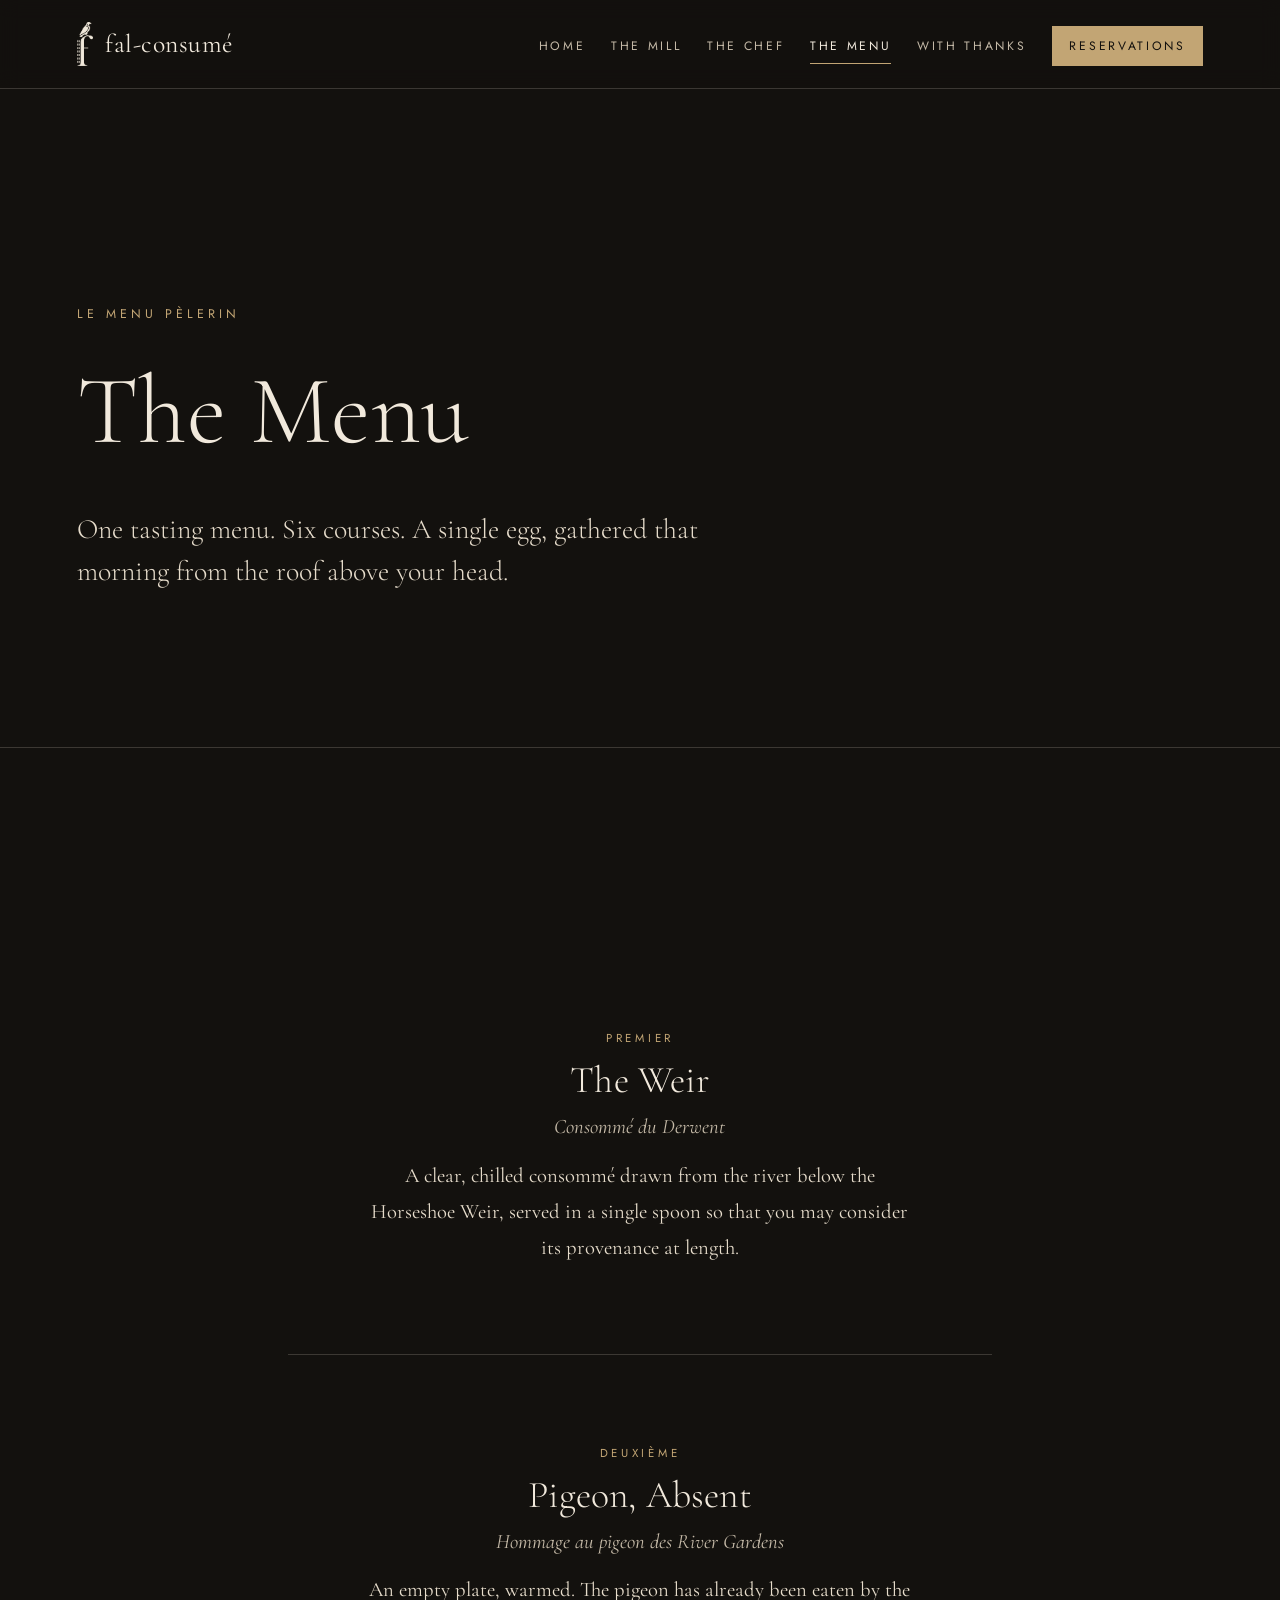
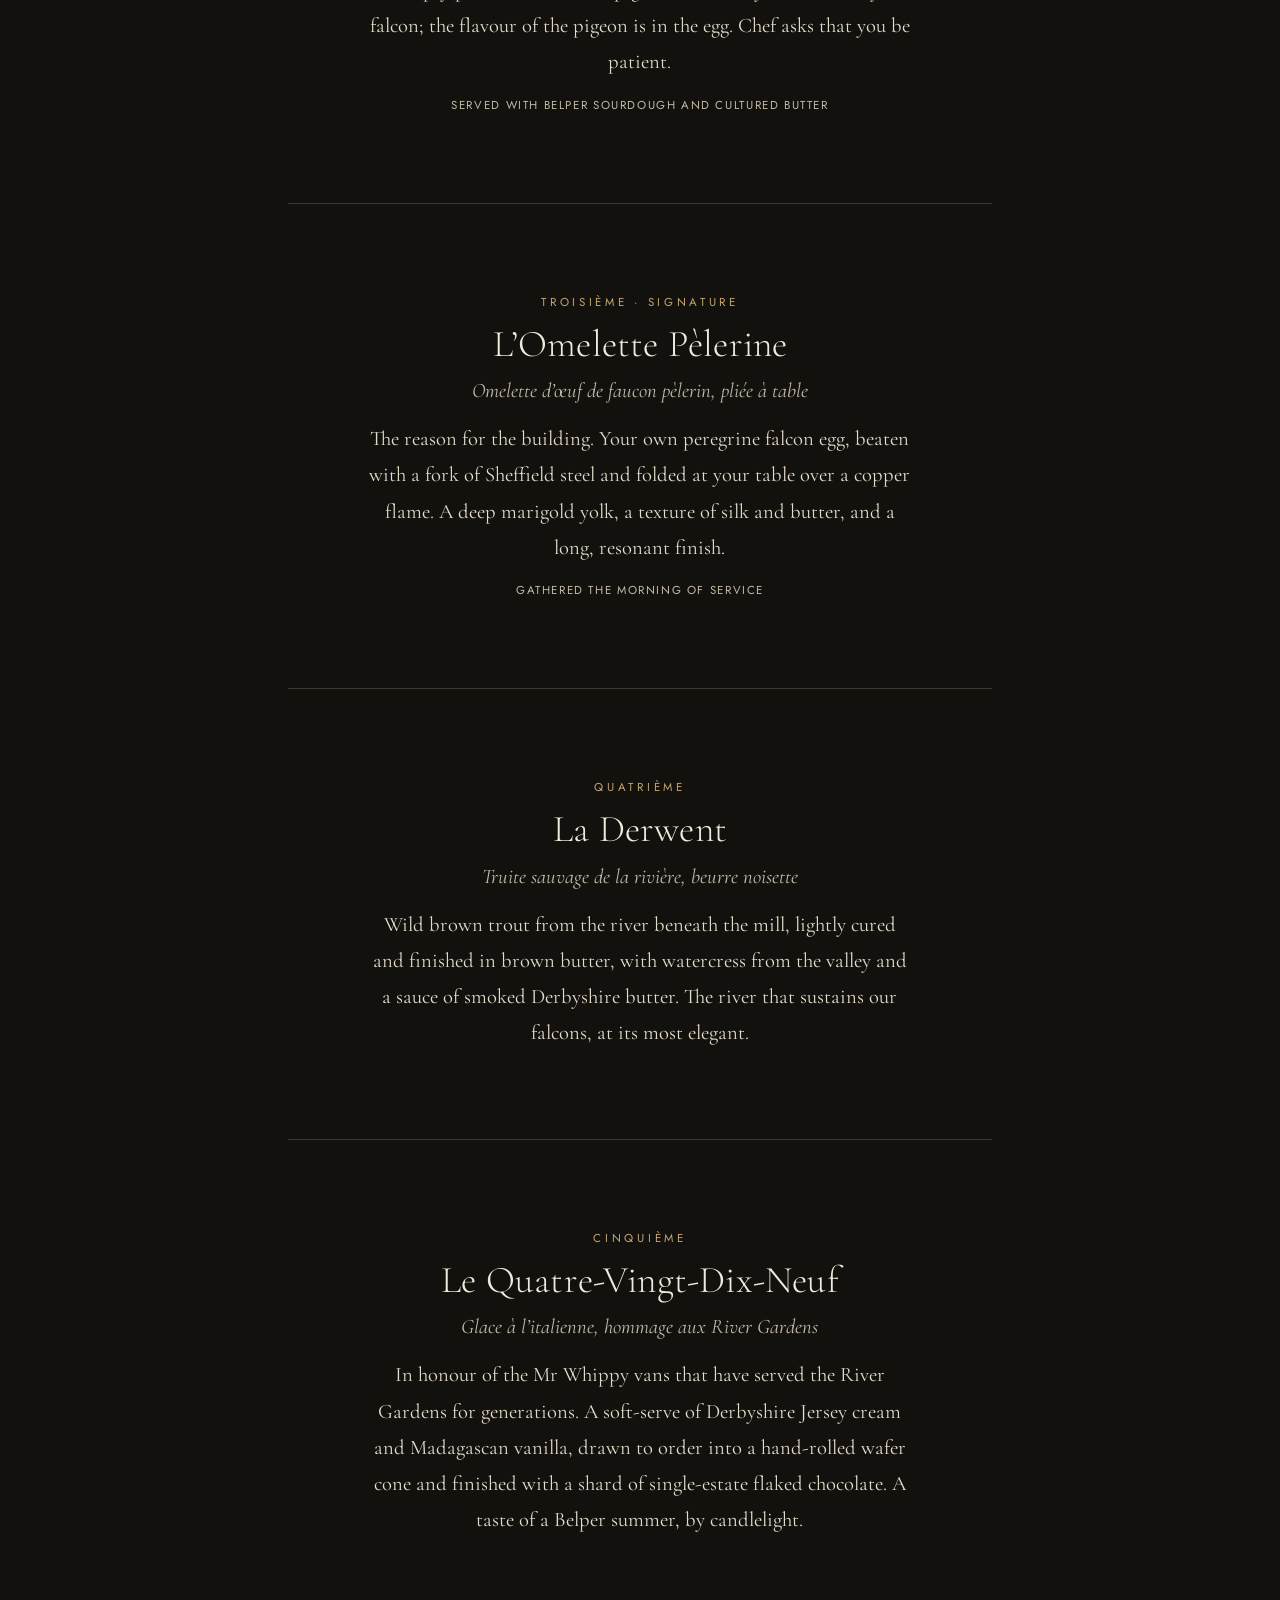
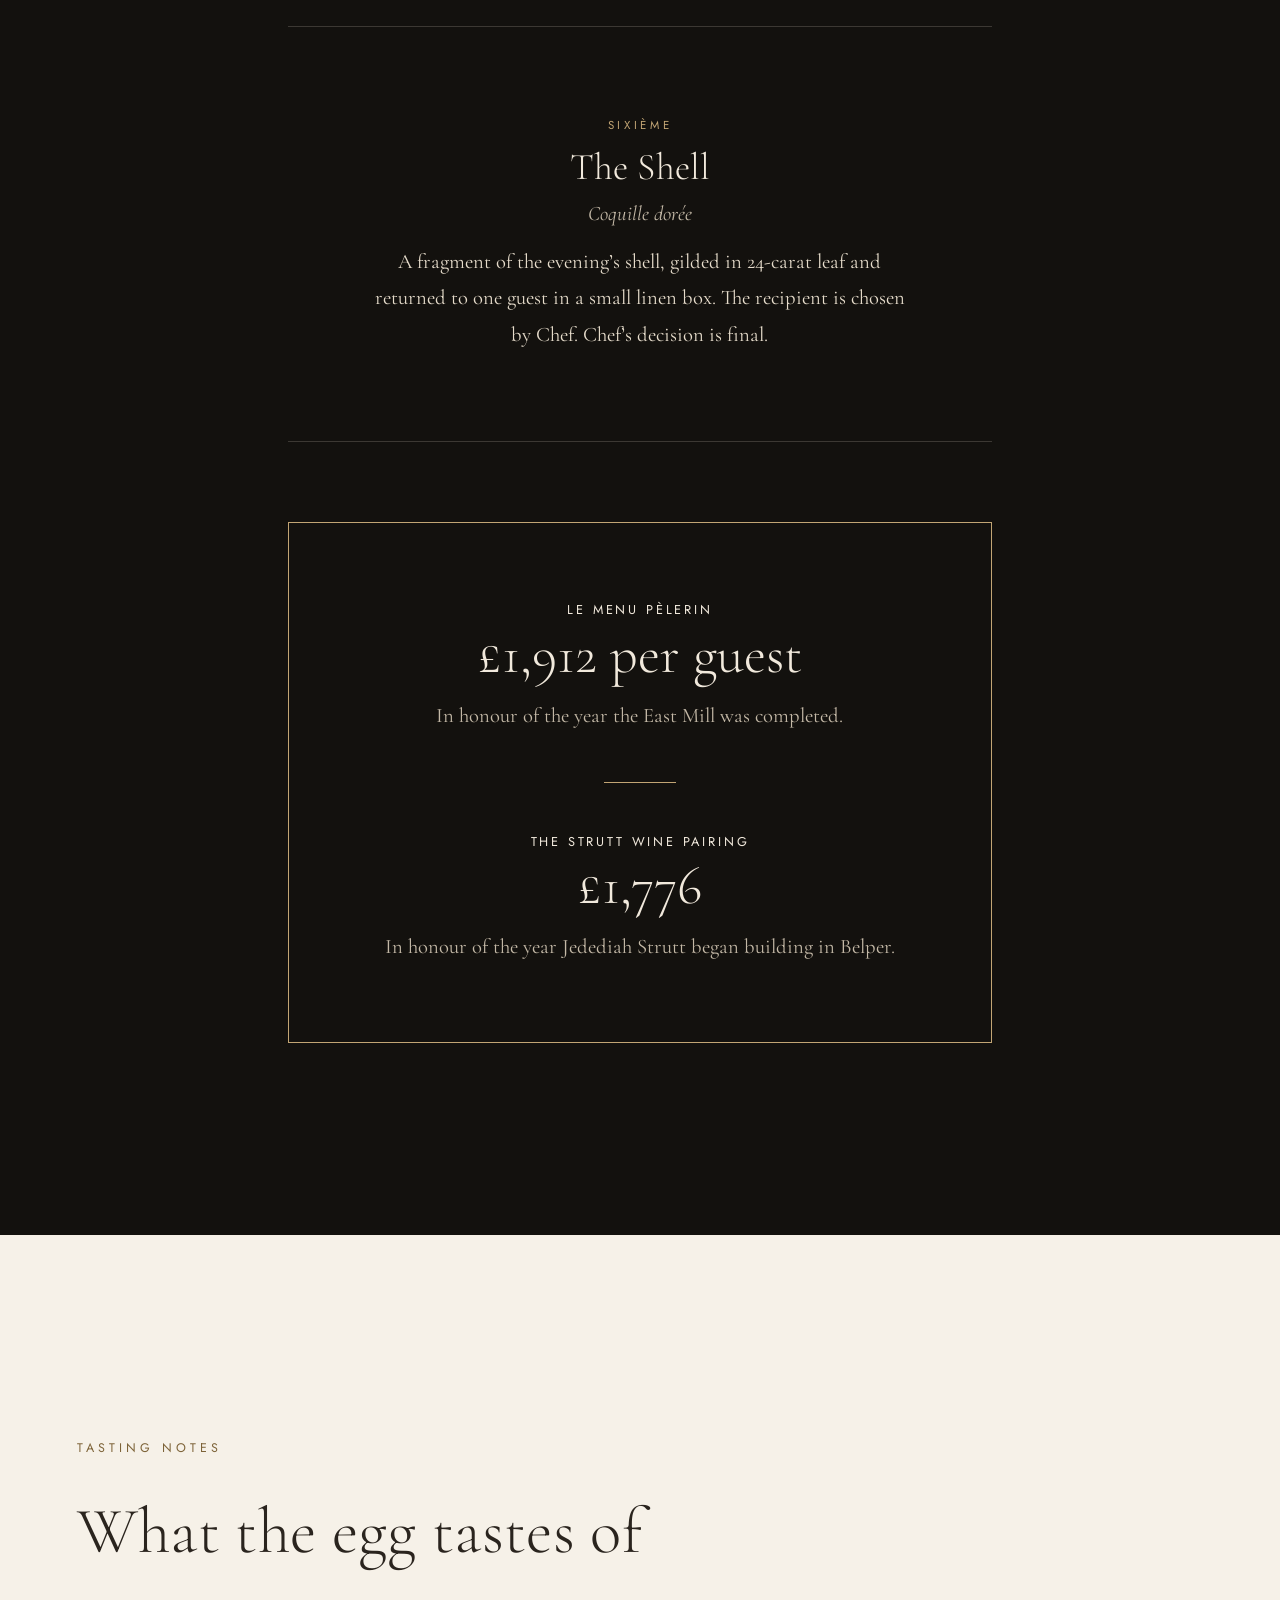
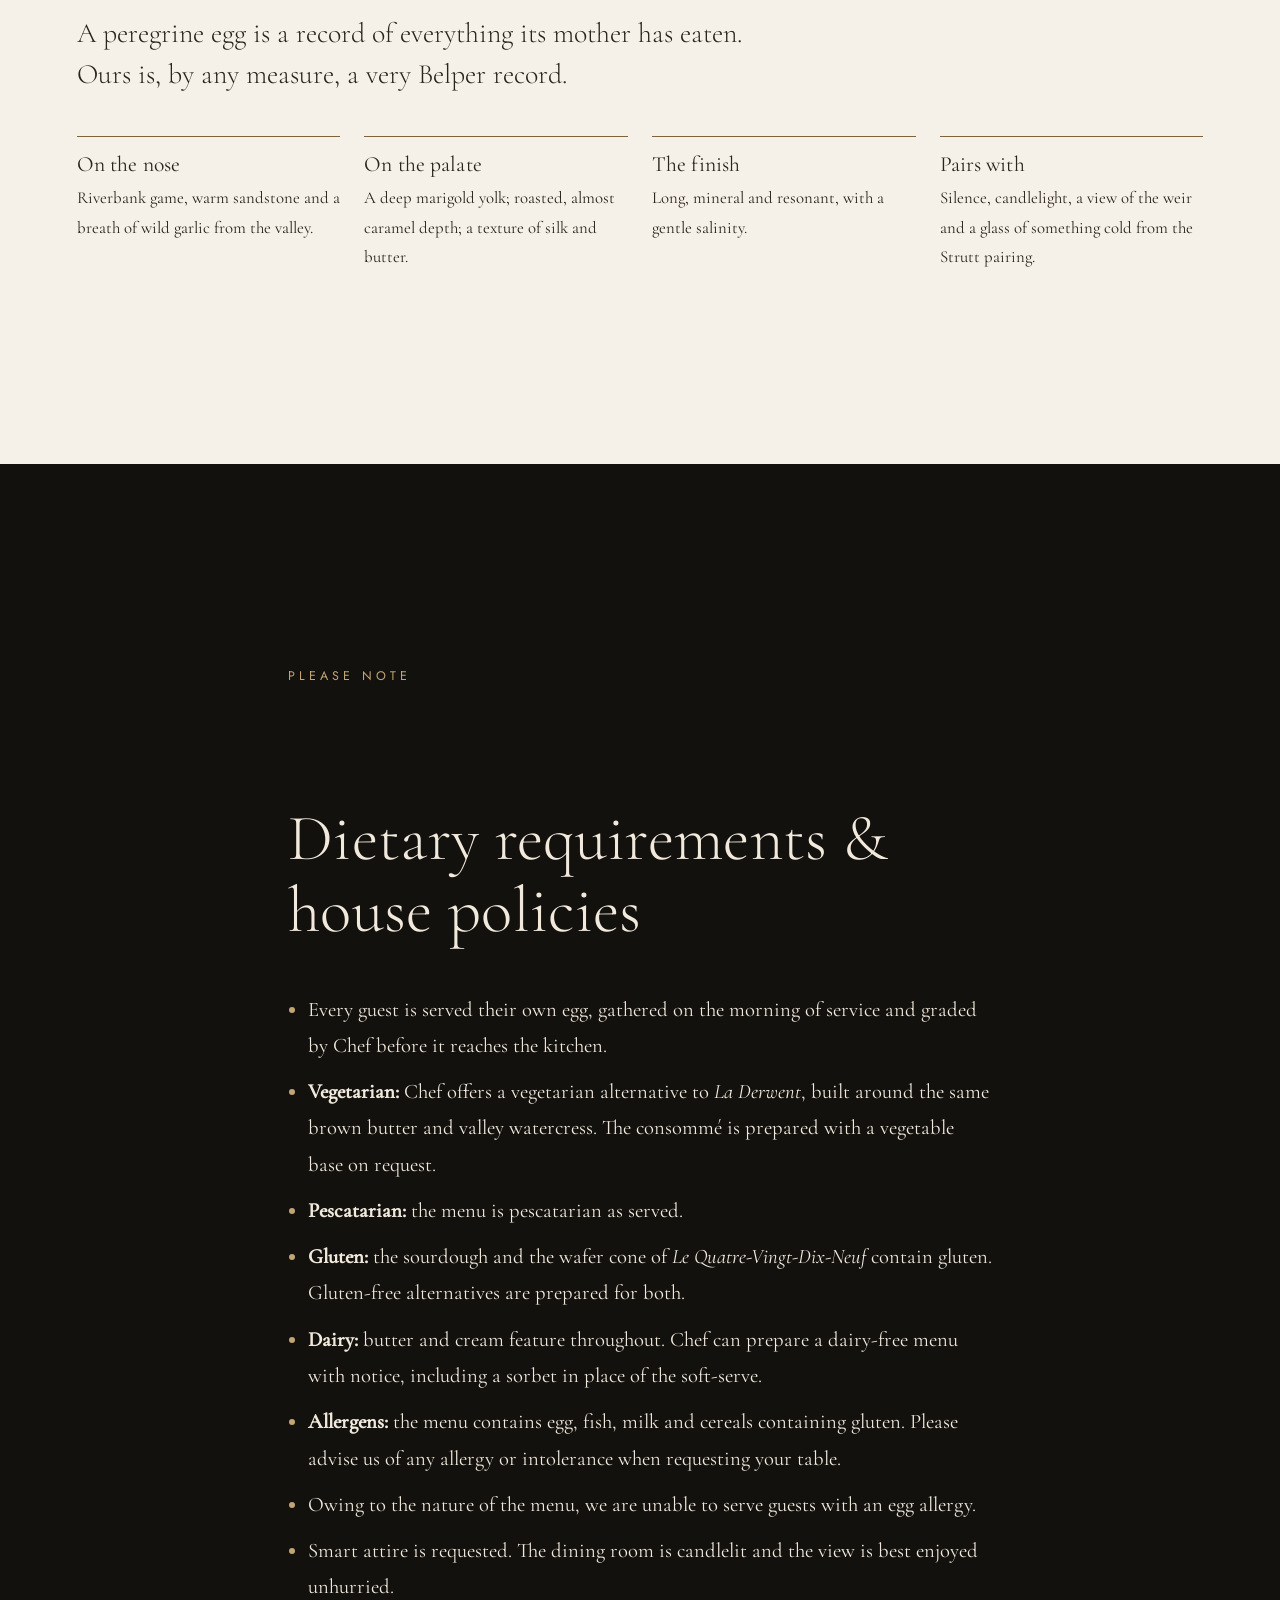
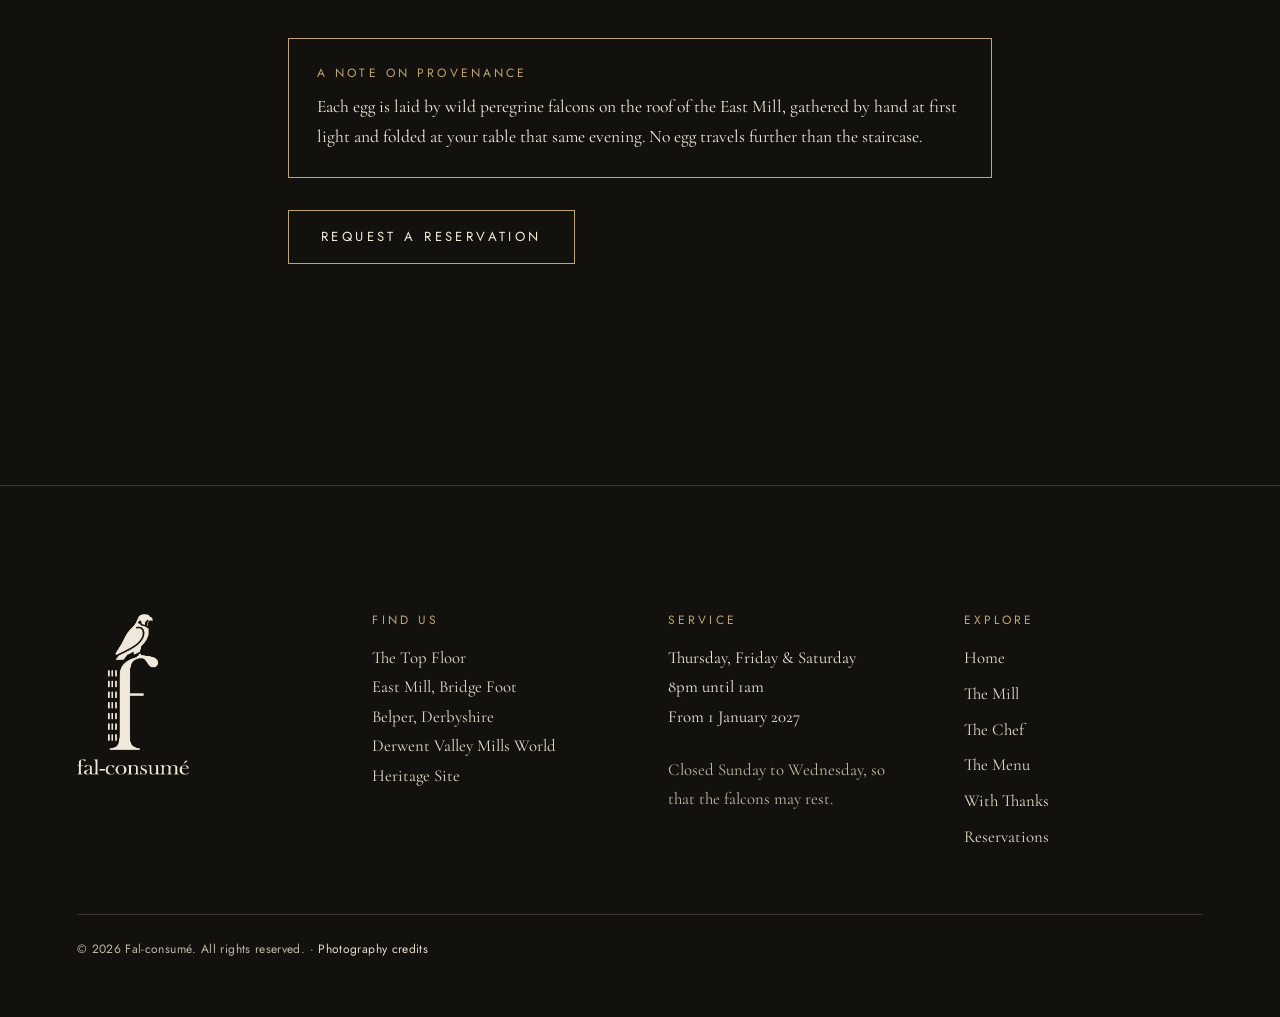
<file: menu.html>
<!DOCTYPE html>
<html lang="en-GB">
<head>
  <meta charset="utf-8">
  <meta name="viewport" content="width=device-width, initial-scale=1">
  <title>Tasting Menu | Fal-consumé, Fine Dining in Belper</title>
  <meta name="description" content="Le Menu Pèlerin: six courses, from Derwent consommé and wild river trout to L’Omelette Pèlerine, folded at your table. Fine dining at the East Mill, Belper.">
  <link rel="canonical" href="https://falconsume.vercel.app/menu">
  <meta name="theme-color" content="#13110e">
  <meta http-equiv="X-Clacks-Overhead" content="GNU Terry Pratchett">
  <meta property="og:type" content="website">
  <meta property="og:site_name" content="Fal-consumé">
  <meta property="og:locale" content="en_GB">
  <meta property="og:title" content="Tasting Menu | Fal-consumé, Fine Dining in Belper">
  <meta property="og:description" content="Le Menu Pèlerin: six courses, from Derwent consommé and wild river trout to L’Omelette Pèlerine, folded at your table. Fine dining at the East Mill, Belper.">
  <meta property="og:url" content="https://falconsume.vercel.app/menu">
  <meta property="og:image" content="https://falconsume.vercel.app/assets/img/og-image.jpg">
  <meta property="og:image:width" content="1200">
  <meta property="og:image:height" content="630">
  <meta property="og:image:alt" content="The fal-consumé logo beside two speckled peregrine falcon eggs on black.">
  <meta name="twitter:card" content="summary_large_image">
  <meta name="twitter:title" content="Tasting Menu | Fal-consumé, Fine Dining in Belper">
  <meta name="twitter:description" content="Le Menu Pèlerin: six courses, from Derwent consommé and wild river trout to L’Omelette Pèlerine, folded at your table. Fine dining at the East Mill, Belper.">
  <meta name="twitter:image" content="https://falconsume.vercel.app/assets/img/og-image.jpg">
  <link rel="icon" type="image/png" sizes="32x32" href="/assets/img/favicon-32.png">
  <link rel="apple-touch-icon" href="/assets/img/apple-touch-icon.png">
  <link rel="preload" href="/assets/fonts/cormorant-garamond.woff2" as="font" type="font/woff2" crossorigin>
  <link rel="preload" href="/assets/fonts/jost.woff2" as="font" type="font/woff2" crossorigin>
  <link rel="preload" href="/assets/fonts/cormorant-garamond-italic.woff2" as="font" type="font/woff2" crossorigin>
  <link rel="stylesheet" href="/assets/css/style.css">
  <script type="application/ld+json">
{
  "@context": "https://schema.org",
  "@graph": [
    {
      "@type": "Menu",
      "name": "Le Menu Pèlerin",
      "url": "https://falconsume.vercel.app/menu",
      "inLanguage": "en-GB",
      "hasMenuSection": {
        "@type": "MenuSection",
        "name": "Tasting menu",
        "offers": {
          "@type": "Offer",
          "price": "1912",
          "priceCurrency": "GBP",
          "description": "Six-course tasting menu, per guest"
        },
        "hasMenuItem": [
          {
            "@type": "MenuItem",
            "name": "The Weir",
            "description": "Consommé du Derwent: a clear, chilled consommé, served in a single spoon."
          },
          {
            "@type": "MenuItem",
            "name": "Pigeon, Absent",
            "description": "Hommage au pigeon des River Gardens, with Belper sourdough and cultured butter."
          },
          {
            "@type": "MenuItem",
            "name": "L’Omelette Pèlerine",
            "description": "Your own peregrine falcon egg, folded at your table over a copper flame."
          },
          {
            "@type": "MenuItem",
            "name": "La Derwent",
            "description": "Wild brown trout, lightly cured, finished in brown butter with valley watercress."
          },
          {
            "@type": "MenuItem",
            "name": "Le Quatre-Vingt-Dix-Neuf",
            "description": "Soft-serve of Derbyshire Jersey cream and Madagascan vanilla in a hand-rolled wafer cone."
          },
          {
            "@type": "MenuItem",
            "name": "The Shell",
            "description": "A fragment of the evening’s shell, gilded in 24-carat leaf."
          }
        ]
      }
    },
    {
      "@id": "https://falconsume.vercel.app/#restaurant",
      "@type": "Restaurant",
      "name": "Fal-consumé",
      "hasMenu": "https://falconsume.vercel.app/menu"
    },
    {
      "@type": "BreadcrumbList",
      "itemListElement": [
        {
          "@type": "ListItem",
          "position": 1,
          "name": "Home",
          "item": "https://falconsume.vercel.app/"
        },
        {
          "@type": "ListItem",
          "position": 2,
          "name": "The Menu",
          "item": "https://falconsume.vercel.app/menu"
        }
      ]
    }
  ]
}
  </script>
</head>
<body>
<a class="skip-link" href="#main">Skip to content</a>

<header class="site-header">
  <div class="wrap site-header__inner">
    <a class="brand" href="/">
      <img src="/assets/img/logo-mark-cream.png" alt="" width="181" height="490">
      <span class="brand__name">fal-consumé</span>
    </a>
    <button class="nav-toggle" type="button" aria-expanded="false" aria-controls="site-nav">
      <span class="nav-toggle__bars" aria-hidden="true"></span>
      <span class="nav-toggle__label">Menu</span>
    </button>
    <nav id="site-nav" class="site-nav" aria-label="Main">
      <ul>
        <li><a href="/">Home</a></li>
        <li><a href="/mill">The Mill</a></li>
        <li><a href="/chef">The Chef</a></li>
        <li><a href="/menu" aria-current="page">The Menu</a></li>
        <li><a href="/thanks">With Thanks</a></li>
        <li class="nav-cta"><a href="/reservations">Reservations</a></li>
      </ul>
    </nav>
  </div>
</header>

<main id="main" tabindex="-1">
<section class="page-hero">
  <div class="wrap">
    <p class="eyebrow">Le Menu Pèlerin</p>
    <h1>The Menu</h1>
    <p class="lede">One tasting menu. Six courses. A single egg, gathered that morning from the roof above your head.</p>
  </div>
</section>

<section class="section" aria-labelledby="menu-title">
  <div class="wrap">
    <h2 id="menu-title" class="visually-hidden">Courses</h2>
    <div class="menu">
      <article class="menu__course reveal">
        <span class="menu__num">Premier</span>
        <h3>The Weir</h3>
        <span class="menu__fr">Consommé du Derwent</span>
        <p class="menu__desc">A clear, chilled consommé drawn from the river below the Horseshoe Weir, served in a single spoon so that you may consider its provenance at length.</p>
      </article>

      <article class="menu__course reveal">
        <span class="menu__num">Deuxième</span>
        <h3>Pigeon, Absent</h3>
        <span class="menu__fr">Hommage au pigeon des River Gardens</span>
        <p class="menu__desc">An empty plate, warmed. The pigeon has already been eaten by the falcon; the flavour of the pigeon is in the egg. Chef asks that you be patient.</p>
        <span class="menu__note">Served with Belper sourdough and cultured butter</span>
      </article>

      <article class="menu__course reveal">
        <span class="menu__num">Troisième &middot; Signature</span>
        <h3>L’Omelette Pèlerine</h3>
        <span class="menu__fr">Omelette d’œuf de faucon pèlerin, pliée à table</span>
        <p class="menu__desc">The reason for the building. Your own peregrine falcon egg, beaten with a fork of Sheffield steel and folded at your table over a copper flame. A deep marigold yolk, a texture of silk and butter, and a long, resonant finish.</p>
        <span class="menu__note">Gathered the morning of service</span>
      </article>

      <article class="menu__course reveal">
        <span class="menu__num">Quatrième</span>
        <h3>La Derwent</h3>
        <span class="menu__fr">Truite sauvage de la rivière, beurre noisette</span>
        <p class="menu__desc">Wild brown trout from the river beneath the mill, lightly cured and finished in brown butter, with watercress from the valley and a sauce of smoked Derbyshire butter. The river that sustains our falcons, at its most elegant.</p>
      </article>

      <article class="menu__course reveal">
        <span class="menu__num">Cinquième</span>
        <h3>Le Quatre-Vingt-Dix-Neuf</h3>
        <span class="menu__fr">Glace à l’italienne, hommage aux River Gardens</span>
        <p class="menu__desc">In honour of the Mr Whippy vans that have served the River Gardens for generations. A soft-serve of Derbyshire Jersey cream and Madagascan vanilla, drawn to order into a hand-rolled wafer cone and finished with a shard of single-estate flaked chocolate. A taste of a Belper summer, by candlelight.</p>
      </article>

      <article class="menu__course reveal">
        <span class="menu__num">Sixième</span>
        <h3>The Shell</h3>
        <span class="menu__fr">Coquille dorée</span>
        <p class="menu__desc">A fragment of the evening’s shell, gilded in 24-carat leaf and returned to one guest in a small linen box. The recipient is chosen by Chef. Chef’s decision is final.</p>
      </article>

      <div class="menu__price reveal">
        <p class="smallcaps">Le Menu Pèlerin</p>
        <p class="big">£1,912 per guest</p>
        <p class="muted">In honour of the year the East Mill was completed.</p>
        <hr class="rule rule--center">
        <p class="smallcaps">The Strutt wine pairing</p>
        <p class="big">£1,776</p>
        <p class="muted">In honour of the year Jedediah Strutt began building in Belper.</p>
      </div>
    </div>
  </div>
</section>

<section class="section on-light" aria-labelledby="notes-title">
  <div class="wrap">
    <p class="eyebrow">Tasting notes</p>
    <h2 id="notes-title">What the egg tastes of</h2>
    <p class="lede measure">A peregrine egg is a record of everything its mother has eaten. Ours is, by any measure, a very Belper record.</p>
    <div class="tasting-notes">
      <div><h3>On the nose</h3><p>Riverbank game, warm sandstone and a breath of wild garlic from the valley.</p></div>
      <div><h3>On the palate</h3><p>A deep marigold yolk; roasted, almost caramel depth; a texture of silk and butter.</p></div>
      <div><h3>The finish</h3><p>Long, mineral and resonant, with a gentle salinity.</p></div>
      <div><h3>Pairs with</h3><p>Silence, candlelight, a view of the weir and a glass of something cold from the Strutt pairing.</p></div>
    </div>
  </div>
</section>

<section class="section" aria-labelledby="dietary-title">
  <div class="wrap--narrow prose">
    <p class="eyebrow">Please note</p>
    <h2 id="dietary-title">Dietary requirements &amp; house policies</h2>
    <ul>
      <li>Every guest is served their own egg, gathered on the morning of service and graded by Chef before it reaches the kitchen.</li>
      <li><strong>Vegetarian:</strong> Chef offers a vegetarian alternative to <em>La Derwent</em>, built around the same brown butter and valley watercress. The consommé is prepared with a vegetable base on request.</li>
      <li><strong>Pescatarian:</strong> the menu is pescatarian as served.</li>
      <li><strong>Gluten:</strong> the sourdough and the wafer cone of <em>Le Quatre-Vingt-Dix-Neuf</em> contain gluten. Gluten-free alternatives are prepared for both.</li>
      <li><strong>Dairy:</strong> butter and cream feature throughout. Chef can prepare a dairy-free menu with notice, including a sorbet in place of the soft-serve.</li>
      <li><strong>Allergens:</strong> the menu contains egg, fish, milk and cereals containing gluten. Please advise us of any allergy or intolerance when requesting your table.</li>
      <li>Owing to the nature of the menu, we are unable to serve guests with an egg allergy.</li>
      <li>Smart attire is requested. The dining room is candlelit and the view is best enjoyed unhurried.</li>
    </ul>
    <div class="notice">
      <strong>A note on provenance</strong>
      Each egg is laid by wild peregrine falcons on the roof of the East Mill, gathered by hand at first light and folded at your table that same evening. No egg travels further than the staircase.
    </div>
    <p><a class="btn" href="/reservations">Request a reservation</a></p>
  </div>
</section>
</main>

<footer class="site-footer">
  <div class="wrap">
    <div class="site-footer__grid">
      <div class="site-footer__logo">
        <img src="/assets/img/logo-full-cream.png" alt="fal-consumé" width="403" height="579">
      </div>
      <div>
        <h2>Find us</h2>
        <address>
          The Top Floor<br>
          East Mill, Bridge Foot<br>
          Belper, Derbyshire<br>
          Derwent Valley Mills World Heritage Site
        </address>
      </div>
      <div>
        <h2>Service</h2>
        <p>Thursday, Friday &amp; Saturday<br>8pm until 1am<br>From 1 January 2027</p>
        <p class="muted">Closed Sunday to Wednesday, so that the falcons may rest.</p>
      </div>
      <div>
        <h2>Explore</h2>
        <ul>
          <li><a href="/">Home</a></li>
          <li><a href="/mill">The Mill</a></li>
          <li><a href="/chef">The Chef</a></li>
          <li><a href="/menu">The Menu</a></li>
          <li><a href="/thanks">With Thanks</a></li>
          <li><a href="/reservations">Reservations</a></li>
        </ul>
      </div>
    </div>
    <div class="site-footer__small">
      <p>&copy; 2026 Fal-consumé. All rights reserved. &middot; <a href="/mill#credits">Photography credits</a></p>
    </div>
  </div>
</footer>
<script src="/assets/js/main.js" defer></script>
</body>
</html>
</file>
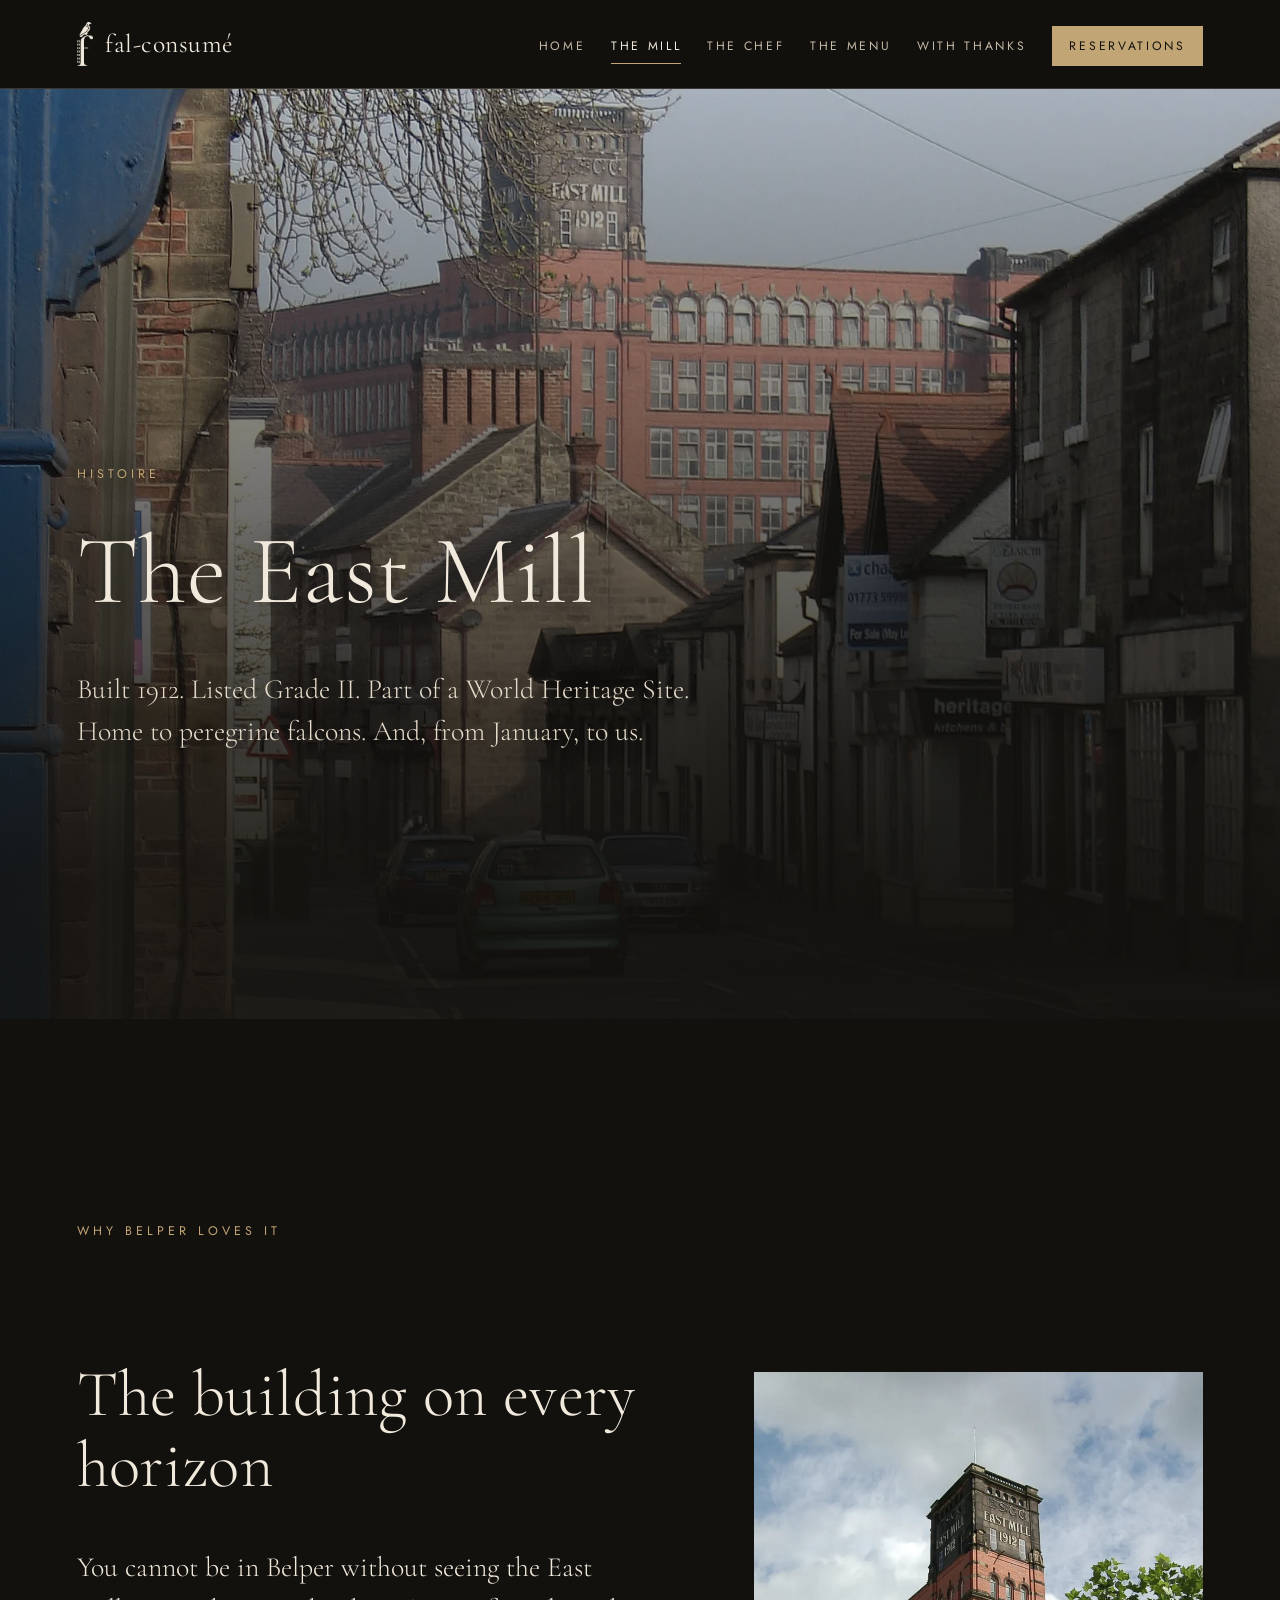
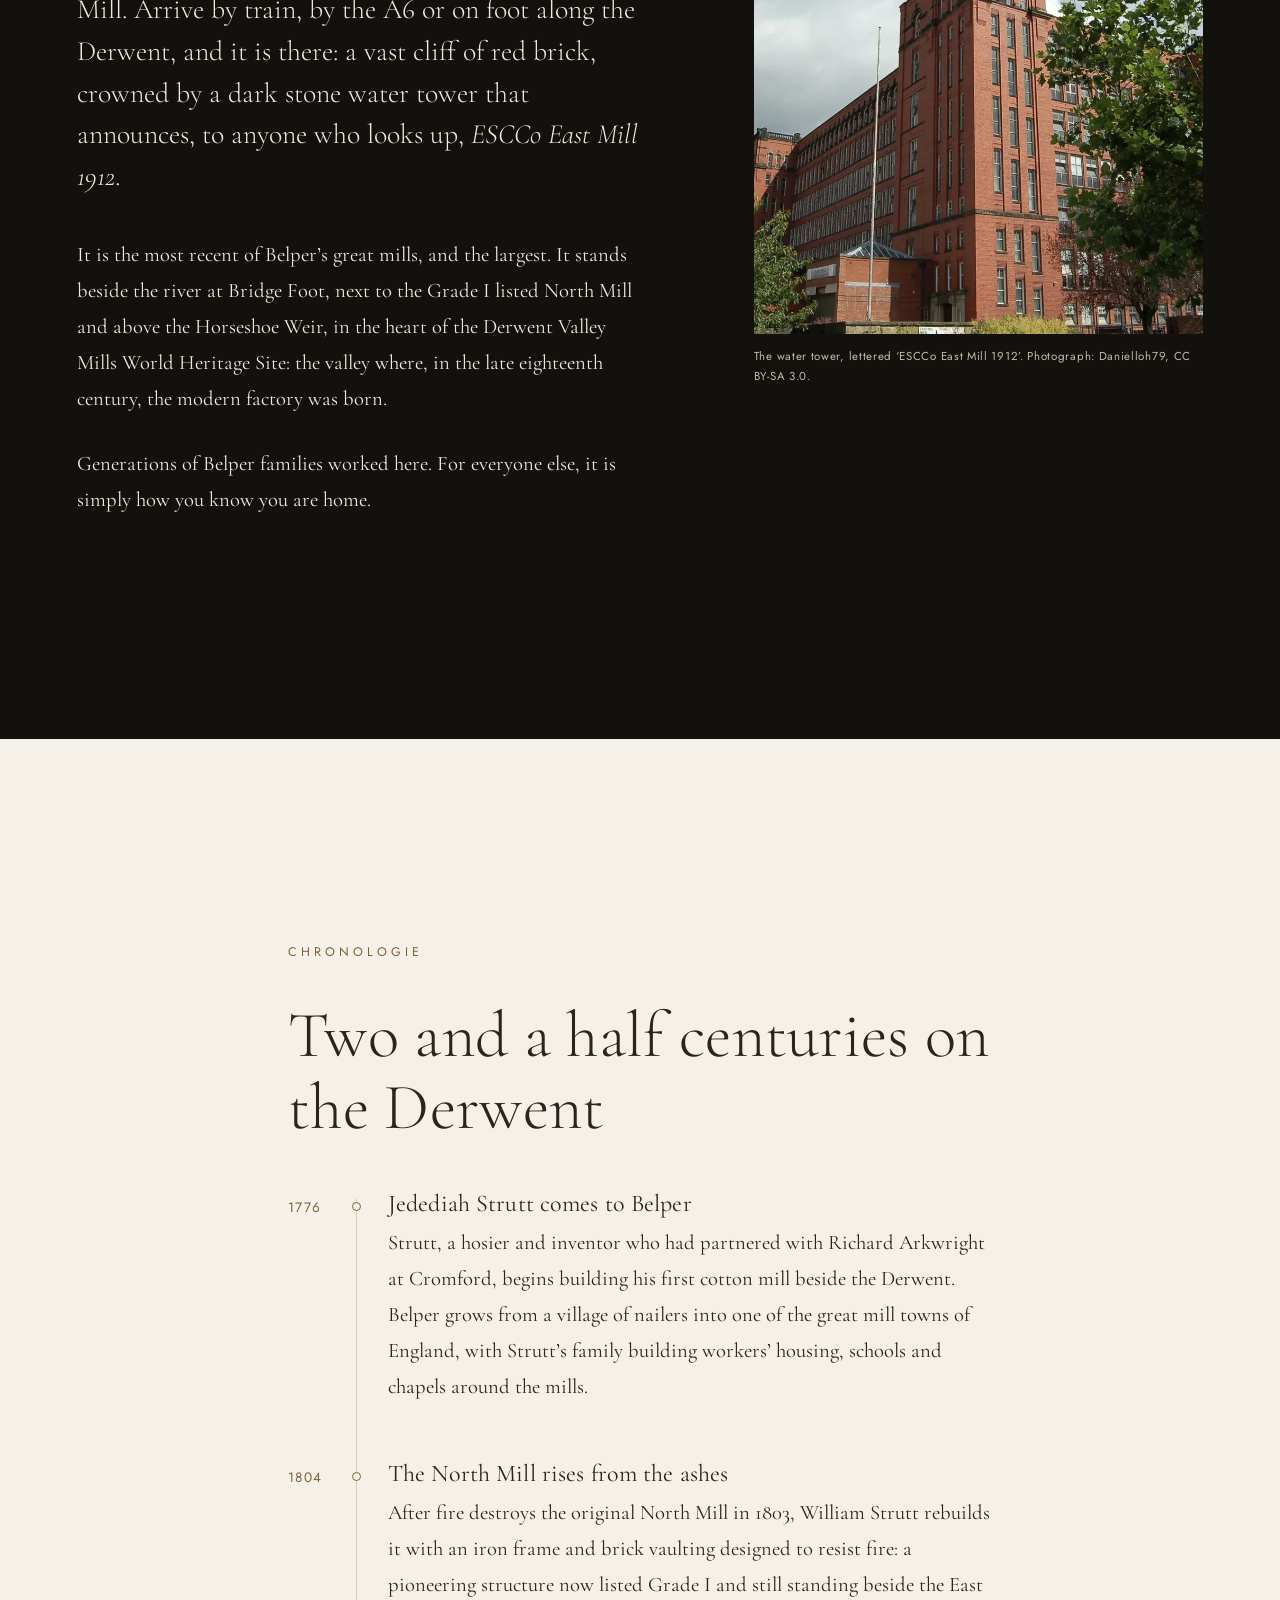
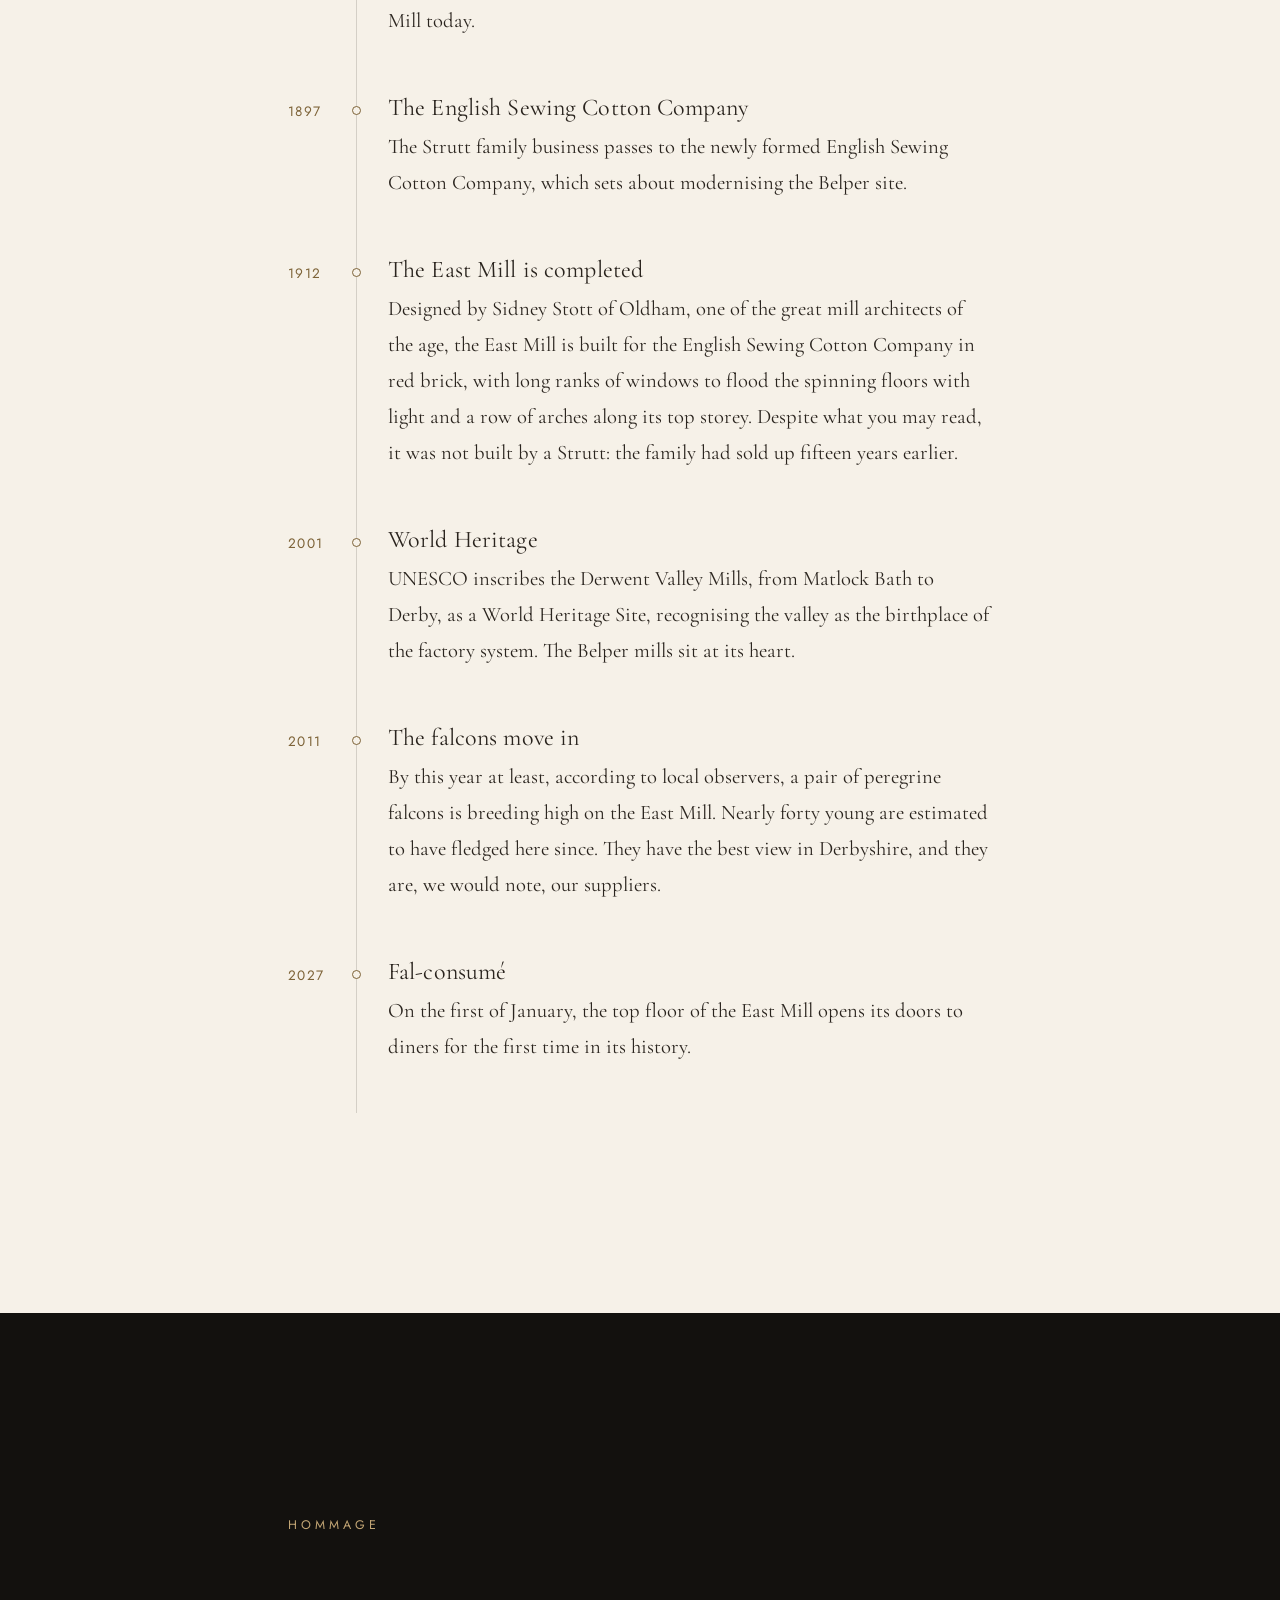
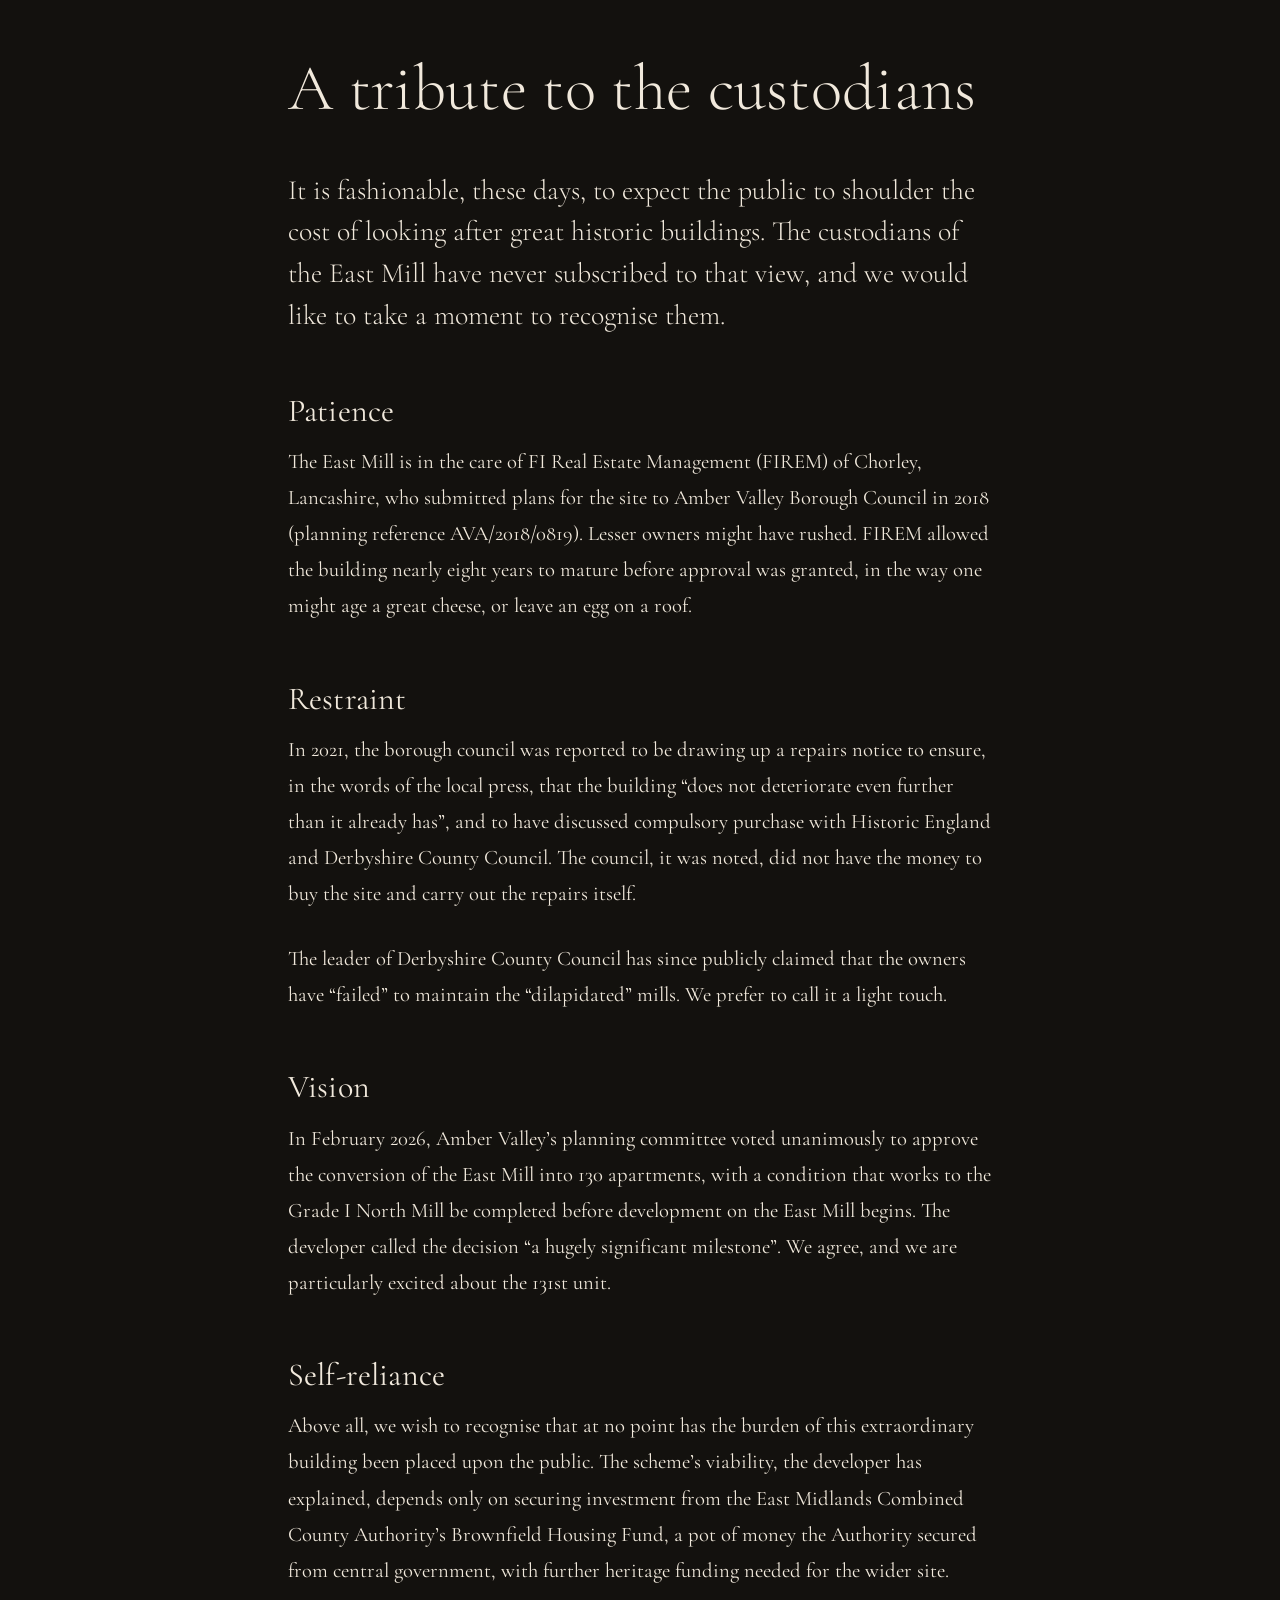
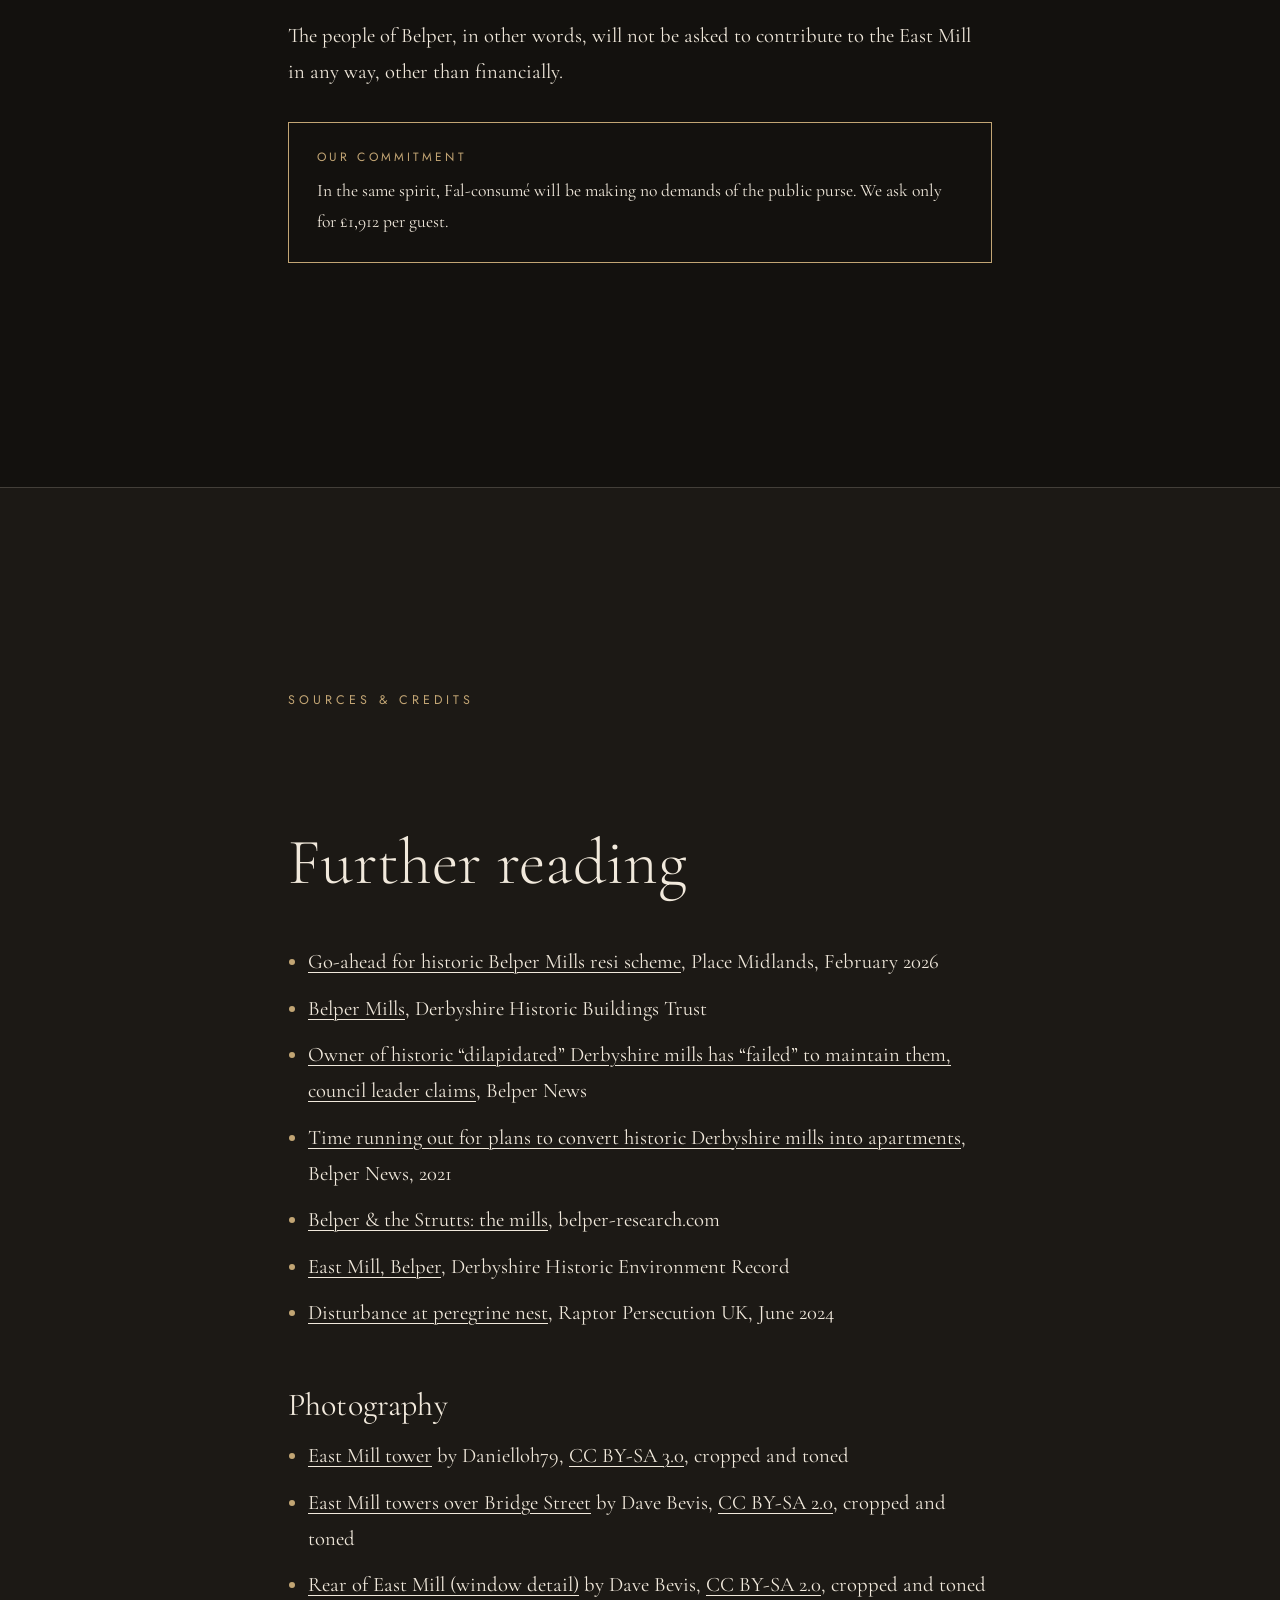
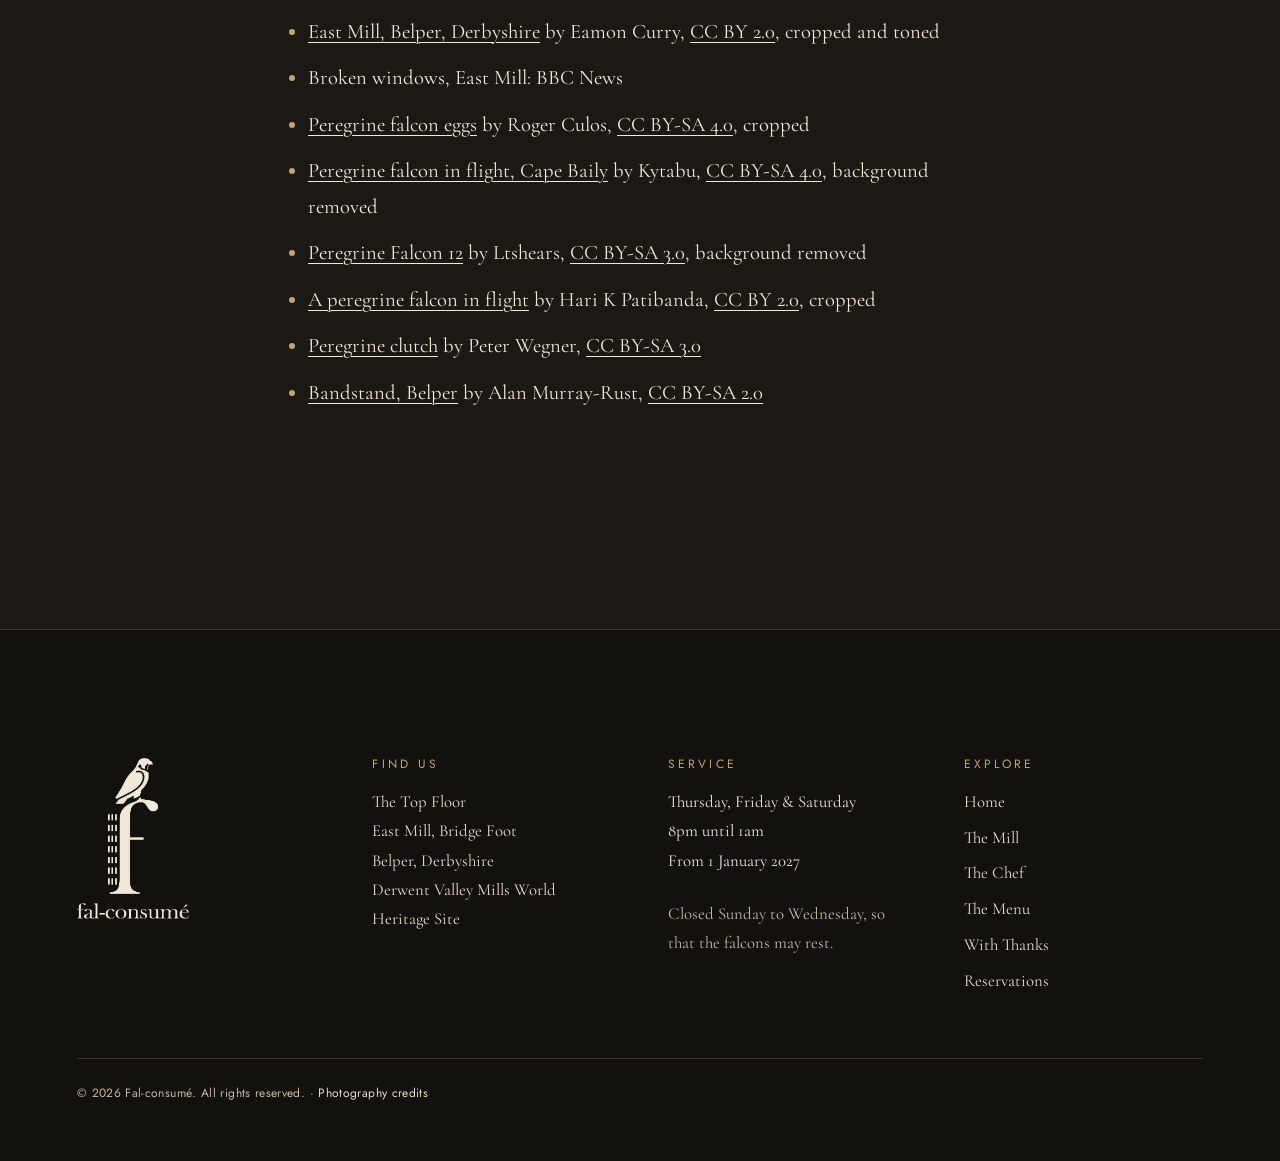
<file: mill.html>
<!DOCTYPE html>
<html lang="en-GB">
<head>
  <meta charset="utf-8">
  <meta name="viewport" content="width=device-width, initial-scale=1">
  <title>History of the East Mill, Belper | Fal-consumé</title>
  <meta name="description" content="The story of Belper’s East Mill, from Jedediah Strutt and the 1912 English Sewing Cotton Company to the Derwent Valley Mills World Heritage Site.">
  <link rel="canonical" href="https://falconsume.vercel.app/mill">
  <meta name="theme-color" content="#13110e">
  <meta http-equiv="X-Clacks-Overhead" content="GNU Terry Pratchett">
  <meta property="og:type" content="website">
  <meta property="og:site_name" content="Fal-consumé">
  <meta property="og:locale" content="en_GB">
  <meta property="og:title" content="History of the East Mill, Belper | Fal-consumé">
  <meta property="og:description" content="The story of Belper’s East Mill, from Jedediah Strutt and the 1912 English Sewing Cotton Company to the Derwent Valley Mills World Heritage Site.">
  <meta property="og:url" content="https://falconsume.vercel.app/mill">
  <meta property="og:image" content="https://falconsume.vercel.app/assets/img/og-image.jpg">
  <meta property="og:image:width" content="1200">
  <meta property="og:image:height" content="630">
  <meta property="og:image:alt" content="The fal-consumé logo beside two speckled peregrine falcon eggs on black.">
  <meta name="twitter:card" content="summary_large_image">
  <meta name="twitter:title" content="History of the East Mill, Belper | Fal-consumé">
  <meta name="twitter:description" content="The story of Belper’s East Mill, from Jedediah Strutt and the 1912 English Sewing Cotton Company to the Derwent Valley Mills World Heritage Site.">
  <meta name="twitter:image" content="https://falconsume.vercel.app/assets/img/og-image.jpg">
  <link rel="icon" type="image/png" sizes="32x32" href="/assets/img/favicon-32.png">
  <link rel="apple-touch-icon" href="/assets/img/apple-touch-icon.png">
  <link rel="preload" href="/assets/fonts/cormorant-garamond.woff2" as="font" type="font/woff2" crossorigin>
  <link rel="preload" href="/assets/fonts/jost.woff2" as="font" type="font/woff2" crossorigin>
  <link rel="preload" href="/assets/fonts/cormorant-garamond-italic.woff2" as="font" type="font/woff2" crossorigin>
  <link rel="stylesheet" href="/assets/css/style.css">
  <script type="application/ld+json">
{
  "@context": "https://schema.org",
  "@graph": [
    {
      "@type": "LandmarksOrHistoricalBuildings",
      "name": "East Mill, Belper",
      "description": "Grade II listed cotton mill completed in 1912 for the English Sewing Cotton Company, within the Derwent Valley Mills World Heritage Site.",
      "address": {
        "@type": "PostalAddress",
        "streetAddress": "Bridge Foot",
        "addressLocality": "Belper",
        "addressRegion": "Derbyshire",
        "addressCountry": "GB"
      },
      "image": "https://falconsume.vercel.app/assets/img/east-mill-tower.webp",
      "url": "https://falconsume.vercel.app/mill"
    },
    {
      "@type": "BreadcrumbList",
      "itemListElement": [
        {
          "@type": "ListItem",
          "position": 1,
          "name": "Home",
          "item": "https://falconsume.vercel.app/"
        },
        {
          "@type": "ListItem",
          "position": 2,
          "name": "The Mill",
          "item": "https://falconsume.vercel.app/mill"
        }
      ]
    }
  ]
}
  </script>
</head>
<body>
<a class="skip-link" href="#main">Skip to content</a>

<header class="site-header">
  <div class="wrap site-header__inner">
    <a class="brand" href="/">
      <img src="/assets/img/logo-mark-cream.png" alt="" width="181" height="490">
      <span class="brand__name">fal-consumé</span>
    </a>
    <button class="nav-toggle" type="button" aria-expanded="false" aria-controls="site-nav">
      <span class="nav-toggle__bars" aria-hidden="true"></span>
      <span class="nav-toggle__label">Menu</span>
    </button>
    <nav id="site-nav" class="site-nav" aria-label="Main">
      <ul>
        <li><a href="/">Home</a></li>
        <li><a href="/mill" aria-current="page">The Mill</a></li>
        <li><a href="/chef">The Chef</a></li>
        <li><a href="/menu">The Menu</a></li>
        <li><a href="/thanks">With Thanks</a></li>
        <li class="nav-cta"><a href="/reservations">Reservations</a></li>
      </ul>
    </nav>
  </div>
</header>

<main id="main" tabindex="-1">
<section class="page-hero page-hero--image">
  <div class="hero__media">
    <img src="/assets/img/east-mill-bridge-street.webp" alt="The East Mill rising above the stone cottages of Bridge Street, Belper, its tower lettered ‘East Mill 1912’." width="1600" height="1376" fetchpriority="high">
  </div>
  <div class="wrap hero__content">
    <p class="eyebrow">Histoire</p>
    <h1>The East Mill</h1>
    <p class="lede">Built 1912. Listed Grade II. Part of a World Heritage Site. Home to peregrine falcons. And, from January, to us.</p>
  </div>
</section>

<section class="section" aria-labelledby="love-title">
  <div class="wrap split split--wide-left">
    <div class="prose reveal">
      <p class="eyebrow">Why Belper loves it</p>
      <h2 id="love-title">The building on every horizon</h2>
      <p class="lede">You cannot be in Belper without seeing the East Mill. Arrive by train, by the A6 or on foot along the Derwent, and it is there: a vast cliff of red brick, crowned by a dark stone water tower that announces, to anyone who looks up, <em>ESCCo East Mill 1912</em>.</p>
      <p>It is the most recent of Belper’s great mills, and the largest. It stands beside the river at Bridge Foot, next to the Grade I listed North Mill and above the Horseshoe Weir, in the heart of the Derwent Valley Mills World Heritage Site: the valley where, in the late eighteenth century, the modern factory was born.</p>
      <p>Generations of Belper families worked here. For everyone else, it is simply how you know you are home.</p>
    </div>
    <figure class="figure reveal">
      <img src="/assets/img/east-mill-tower.webp" alt="The East Mill water tower and red-brick elevation behind trees." width="1600" height="1061" loading="lazy">
      <figcaption>The water tower, lettered ‘ESCCo East Mill 1912’. Photograph: Danielloh79, CC BY-SA 3.0.</figcaption>
    </figure>
  </div>
</section>

<section class="section on-light" aria-labelledby="timeline-title">
  <div class="wrap--narrow">
    <p class="eyebrow">Chronologie</p>
    <h2 id="timeline-title">Two and a half centuries on the Derwent</h2>
    <ol class="timeline">
      <li class="reveal">
        <span class="timeline__year">1776</span>
        <div class="timeline__body">
          <h3>Jedediah Strutt comes to Belper</h3>
          <p>Strutt, a hosier and inventor who had partnered with Richard Arkwright at Cromford, begins building his first cotton mill beside the Derwent. Belper grows from a village of nailers into one of the great mill towns of England, with Strutt’s family building workers’ housing, schools and chapels around the mills.</p>
        </div>
      </li>
      <li class="reveal">
        <span class="timeline__year">1804</span>
        <div class="timeline__body">
          <h3>The North Mill rises from the ashes</h3>
          <p>After fire destroys the original North Mill in 1803, William Strutt rebuilds it with an iron frame and brick vaulting designed to resist fire: a pioneering structure now listed Grade I and still standing beside the East Mill today.</p>
        </div>
      </li>
      <li class="reveal">
        <span class="timeline__year">1897</span>
        <div class="timeline__body">
          <h3>The English Sewing Cotton Company</h3>
          <p>The Strutt family business passes to the newly formed English Sewing Cotton Company, which sets about modernising the Belper site.</p>
        </div>
      </li>
      <li class="reveal">
        <span class="timeline__year">1912</span>
        <div class="timeline__body">
          <h3>The East Mill is completed</h3>
          <p>Designed by Sidney Stott of Oldham, one of the great mill architects of the age, the East Mill is built for the English Sewing Cotton Company in red brick, with long ranks of windows to flood the spinning floors with light and a row of arches along its top storey. Despite what you may read, it was not built by a Strutt: the family had sold up fifteen years earlier.</p>
        </div>
      </li>
      <li class="reveal">
        <span class="timeline__year">2001</span>
        <div class="timeline__body">
          <h3>World Heritage</h3>
          <p>UNESCO inscribes the Derwent Valley Mills, from Matlock Bath to Derby, as a World Heritage Site, recognising the valley as the birthplace of the factory system. The Belper mills sit at its heart.</p>
        </div>
      </li>
      <li class="reveal">
        <span class="timeline__year">2011</span>
        <div class="timeline__body">
          <h3>The falcons move in</h3>
          <p>By this year at least, according to local observers, a pair of peregrine falcons is breeding high on the East Mill. Nearly forty young are estimated to have fledged here since. They have the best view in Derbyshire, and they are, we would note, our suppliers.</p>
        </div>
      </li>
      <li class="reveal">
        <span class="timeline__year">2027</span>
        <div class="timeline__body">
          <h3>Fal-consumé</h3>
          <p>On the first of January, the top floor of the East Mill opens its doors to diners for the first time in its history.</p>
        </div>
      </li>
    </ol>
  </div>
</section>

<section class="section" aria-labelledby="custodians-title">
  <div class="wrap--narrow prose">
    <p class="eyebrow">Hommage</p>
    <h2 id="custodians-title">A tribute to the custodians</h2>
    <p class="lede">It is fashionable, these days, to expect the public to shoulder the cost of looking after great historic buildings. The custodians of the East Mill have never subscribed to that view, and we would like to take a moment to recognise them.</p>

    <h3>Patience</h3>
    <p>The East Mill is in the care of FI Real Estate Management (FIREM) of Chorley, Lancashire, who submitted plans for the site to Amber Valley Borough Council in 2018 (planning reference AVA/2018/0819). Lesser owners might have rushed. FIREM allowed the building nearly eight years to mature before approval was granted, in the way one might age a great cheese, or leave an egg on a roof.</p>

    <h3>Restraint</h3>
    <p>In 2021, the borough council was reported to be drawing up a repairs notice to ensure, in the words of the local press, that the building “does not deteriorate even further than it already has”, and to have discussed compulsory purchase with Historic England and Derbyshire County Council. The council, it was noted, did not have the money to buy the site and carry out the repairs itself.</p>
    <p>The leader of Derbyshire County Council has since publicly claimed that the owners have “failed” to maintain the “dilapidated” mills. We prefer to call it a light touch.</p>

    <h3>Vision</h3>
    <p>In February 2026, Amber Valley’s planning committee voted unanimously to approve the conversion of the East Mill into 130 apartments, with a condition that works to the Grade I North Mill be completed before development on the East Mill begins. The developer called the decision “a hugely significant milestone”. We agree, and we are particularly excited about the 131st unit.</p>

    <h3>Self-reliance</h3>
    <p>Above all, we wish to recognise that at no point has the burden of this extraordinary building been placed upon the public. The scheme’s viability, the developer has explained, depends only on securing investment from the East Midlands Combined County Authority’s Brownfield Housing Fund, a pot of money the Authority secured from central government, with further heritage funding needed for the wider site.</p>
    <p>The people of Belper, in other words, will not be asked to contribute to the East Mill in any way, other than financially.</p>

    <div class="notice">
      <strong>Our commitment</strong>
      In the same spirit, Fal-consumé will be making no demands of the public purse. We ask only for £1,912 per guest.
    </div>
  </div>
</section>

<section class="section on-mid" aria-labelledby="sources-title" id="credits">
  <div class="wrap--narrow prose">
    <p class="eyebrow">Sources &amp; credits</p>
    <h2 id="sources-title">Further reading</h2>
    <ul>
      <li><a href="https://www.placemidlands.co.uk/go-ahead-for-historic-belper-mills-resi-scheme/">Go-ahead for historic Belper Mills resi scheme</a>, Place Midlands, February 2026</li>
      <li><a href="https://www.derbyshirehistoricbuildingstrust.org.uk/post/belper-mills">Belper Mills</a>, Derbyshire Historic Buildings Trust</li>
      <li><a href="https://www.belpernews.co.uk/news/people/owner-of-historic-dilapidated-derbyshire-mills-has-failed-to-maintain-them-council-leader-claims-4563069">Owner of historic “dilapidated” Derbyshire mills has “failed” to maintain them, council leader claims</a>, Belper News</li>
      <li><a href="https://www.belpernews.co.uk/heritage-and-retro/heritage/time-running-out-for-plans-to-convert-historic-derbyshire-mills-into-apartments-3170369">Time running out for plans to convert historic Derbyshire mills into apartments</a>, Belper News, 2021</li>
      <li><a href="https://belper-research.com/strutts_mills/mills.html">Belper &amp; the Strutts: the mills</a>, belper-research.com</li>
      <li><a href="https://her.derbyshire.gov.uk/Monument/MDR7741">East Mill, Belper</a>, Derbyshire Historic Environment Record</li>
      <li><a href="https://raptorpersecutionuk.org/2024/06/11/disturbance-at-peregrine-nest-derbyshire-constabulary-issues-appeal-for-information/">Disturbance at peregrine nest</a>, Raptor Persecution UK, June 2024</li>
    </ul>
    <h3>Photography</h3>
    <ul>
      <li><a href="https://commons.wikimedia.org/wiki/File:Derwent_Valley_Mills_East_Mill_Belper.JPG">East Mill tower</a> by Danielloh79, <a href="https://creativecommons.org/licenses/by-sa/3.0/">CC BY-SA 3.0</a>, cropped and toned</li>
      <li><a href="https://commons.wikimedia.org/wiki/File:Belper_-_East_Mill_towers_over_Bridge_Street_-_geograph.org.uk_-_2866966.jpg">East Mill towers over Bridge Street</a> by Dave Bevis, <a href="https://creativecommons.org/licenses/by-sa/2.0/">CC BY-SA 2.0</a>, cropped and toned</li>
      <li><a href="https://commons.wikimedia.org/wiki/File:Belper_-_rear_of_East_Mill_(window_detail)_-_geograph.org.uk_-_3213379.jpg">Rear of East Mill (window detail)</a> by Dave Bevis, <a href="https://creativecommons.org/licenses/by-sa/2.0/">CC BY-SA 2.0</a>, cropped and toned</li>
      <li><a href="https://commons.wikimedia.org/wiki/File:East_Mill,_Belper,_Derbyshire.jpg">East Mill, Belper, Derbyshire</a> by Eamon Curry, <a href="https://creativecommons.org/licenses/by/2.0/">CC BY 2.0</a>, cropped and toned</li>
      <li>Broken windows, East Mill: BBC News</li>
      <li><a href="https://commons.wikimedia.org/wiki/File:Falco_peregrinus_MHNT.ZOO.2010.11.102.1.jpg">Peregrine falcon eggs</a> by Roger Culos, <a href="https://creativecommons.org/licenses/by-sa/4.0/">CC BY-SA 4.0</a>, cropped</li>
      <li><a href="https://commons.wikimedia.org/wiki/File:Peregrine_falcon_(Falco_peregrinus)_in_flight,_Cape_Baily,_Kamay_Botany_Bay_NSW_Jun_2022.jpg">Peregrine falcon in flight, Cape Baily</a> by Kytabu, <a href="https://creativecommons.org/licenses/by-sa/4.0/">CC BY-SA 4.0</a>, background removed</li>
      <li><a href="https://commons.wikimedia.org/wiki/File:Peregrine_Falcon_12.jpg">Peregrine Falcon 12</a> by Ltshears, <a href="https://creativecommons.org/licenses/by-sa/3.0/">CC BY-SA 3.0</a>, background removed</li>
      <li><a href="https://commons.wikimedia.org/wiki/File:A_Peregrine_Falcon_in_Flight_(49524987411).jpg">A peregrine falcon in flight</a> by Hari K Patibanda, <a href="https://creativecommons.org/licenses/by/2.0/">CC BY 2.0</a>, cropped</li>
      <li><a href="https://commons.wikimedia.org/wiki/File:Peregrine-clutch.jpg">Peregrine clutch</a> by Peter Wegner, <a href="https://creativecommons.org/licenses/by-sa/3.0/">CC BY-SA 3.0</a></li>
      <li><a href="https://commons.wikimedia.org/wiki/File:Bandstand,_Belper.jpg">Bandstand, Belper</a> by Alan Murray-Rust, <a href="https://creativecommons.org/licenses/by-sa/2.0/">CC BY-SA 2.0</a></li>
    </ul>
  </div>
</section>
</main>

<footer class="site-footer">
  <div class="wrap">
    <div class="site-footer__grid">
      <div class="site-footer__logo">
        <img src="/assets/img/logo-full-cream.png" alt="fal-consumé" width="403" height="579">
      </div>
      <div>
        <h2>Find us</h2>
        <address>
          The Top Floor<br>
          East Mill, Bridge Foot<br>
          Belper, Derbyshire<br>
          Derwent Valley Mills World Heritage Site
        </address>
      </div>
      <div>
        <h2>Service</h2>
        <p>Thursday, Friday &amp; Saturday<br>8pm until 1am<br>From 1 January 2027</p>
        <p class="muted">Closed Sunday to Wednesday, so that the falcons may rest.</p>
      </div>
      <div>
        <h2>Explore</h2>
        <ul>
          <li><a href="/">Home</a></li>
          <li><a href="/mill">The Mill</a></li>
          <li><a href="/chef">The Chef</a></li>
          <li><a href="/menu">The Menu</a></li>
          <li><a href="/thanks">With Thanks</a></li>
          <li><a href="/reservations">Reservations</a></li>
        </ul>
      </div>
    </div>
    <div class="site-footer__small">
      <p>&copy; 2026 Fal-consumé. All rights reserved. &middot; <a href="/mill#credits">Photography credits</a></p>
    </div>
  </div>
</footer>
<script src="/assets/js/main.js" defer></script>
</body>
</html>
</file>
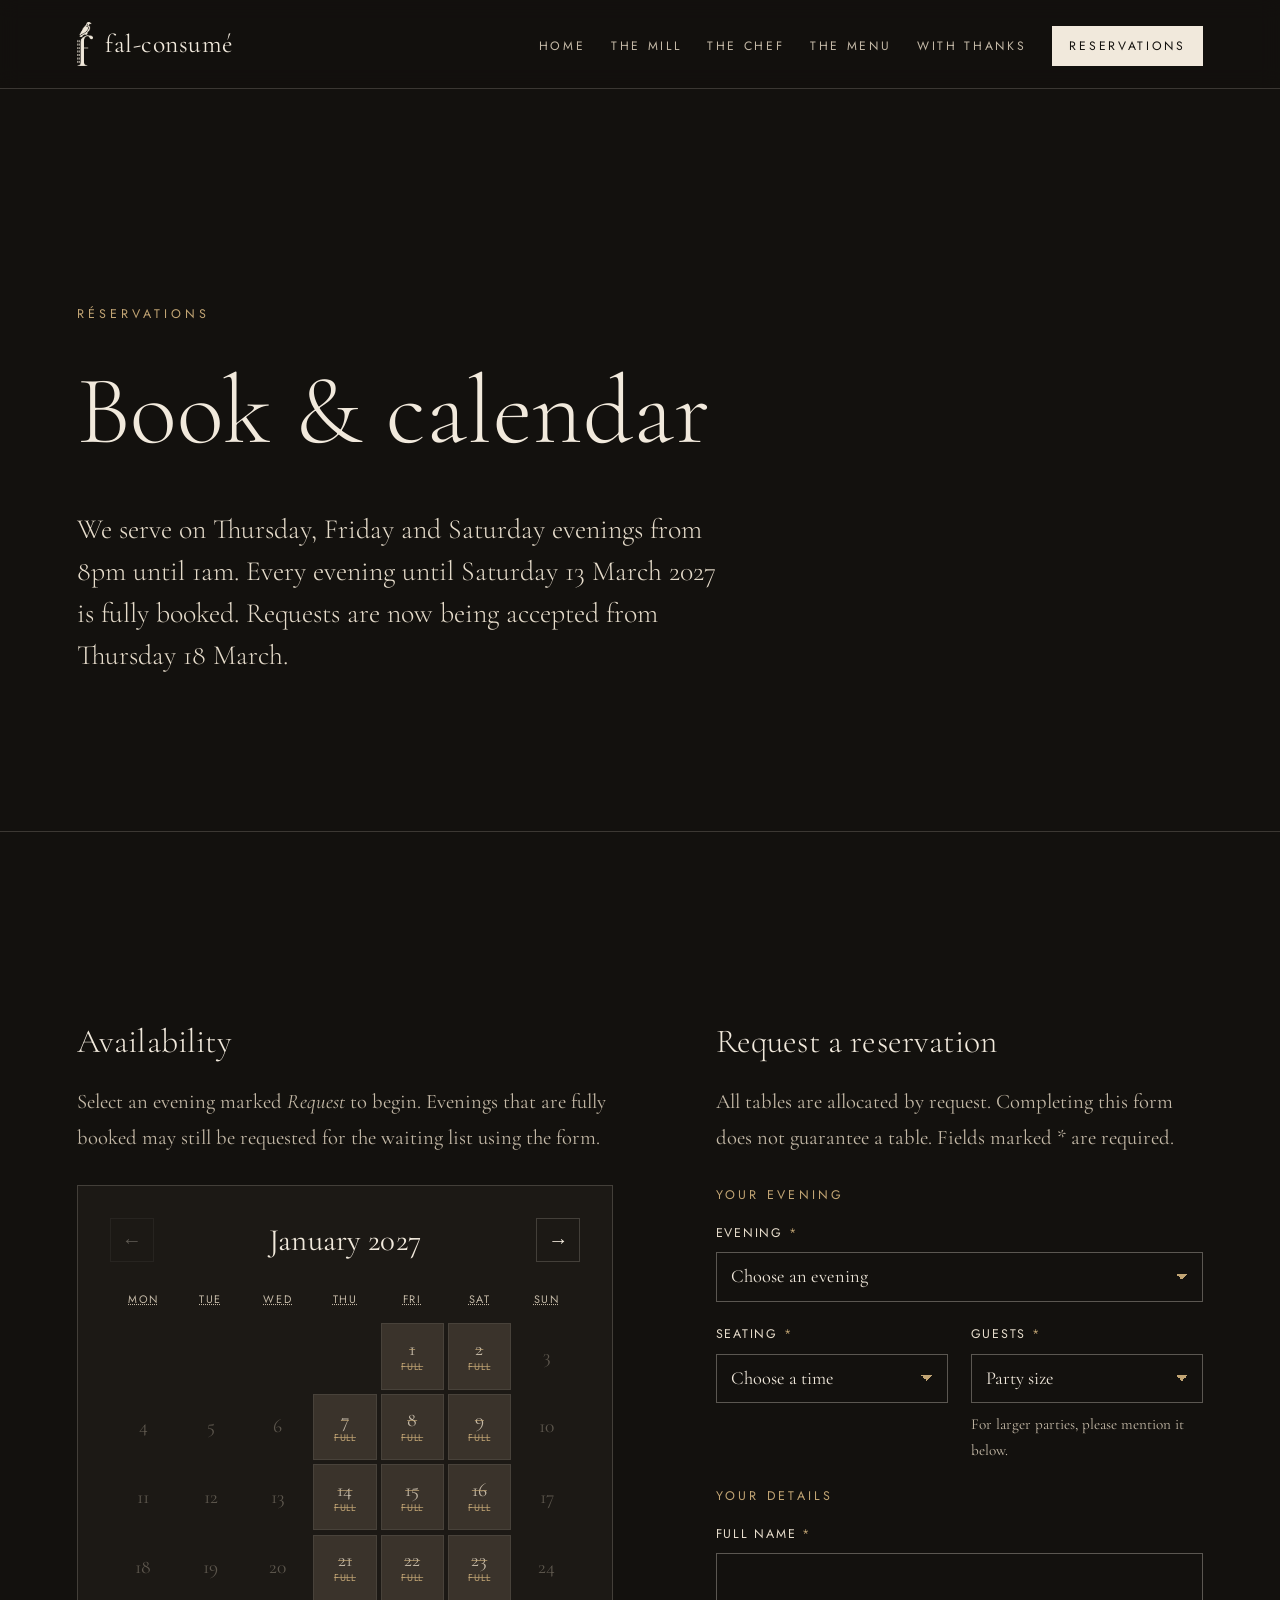
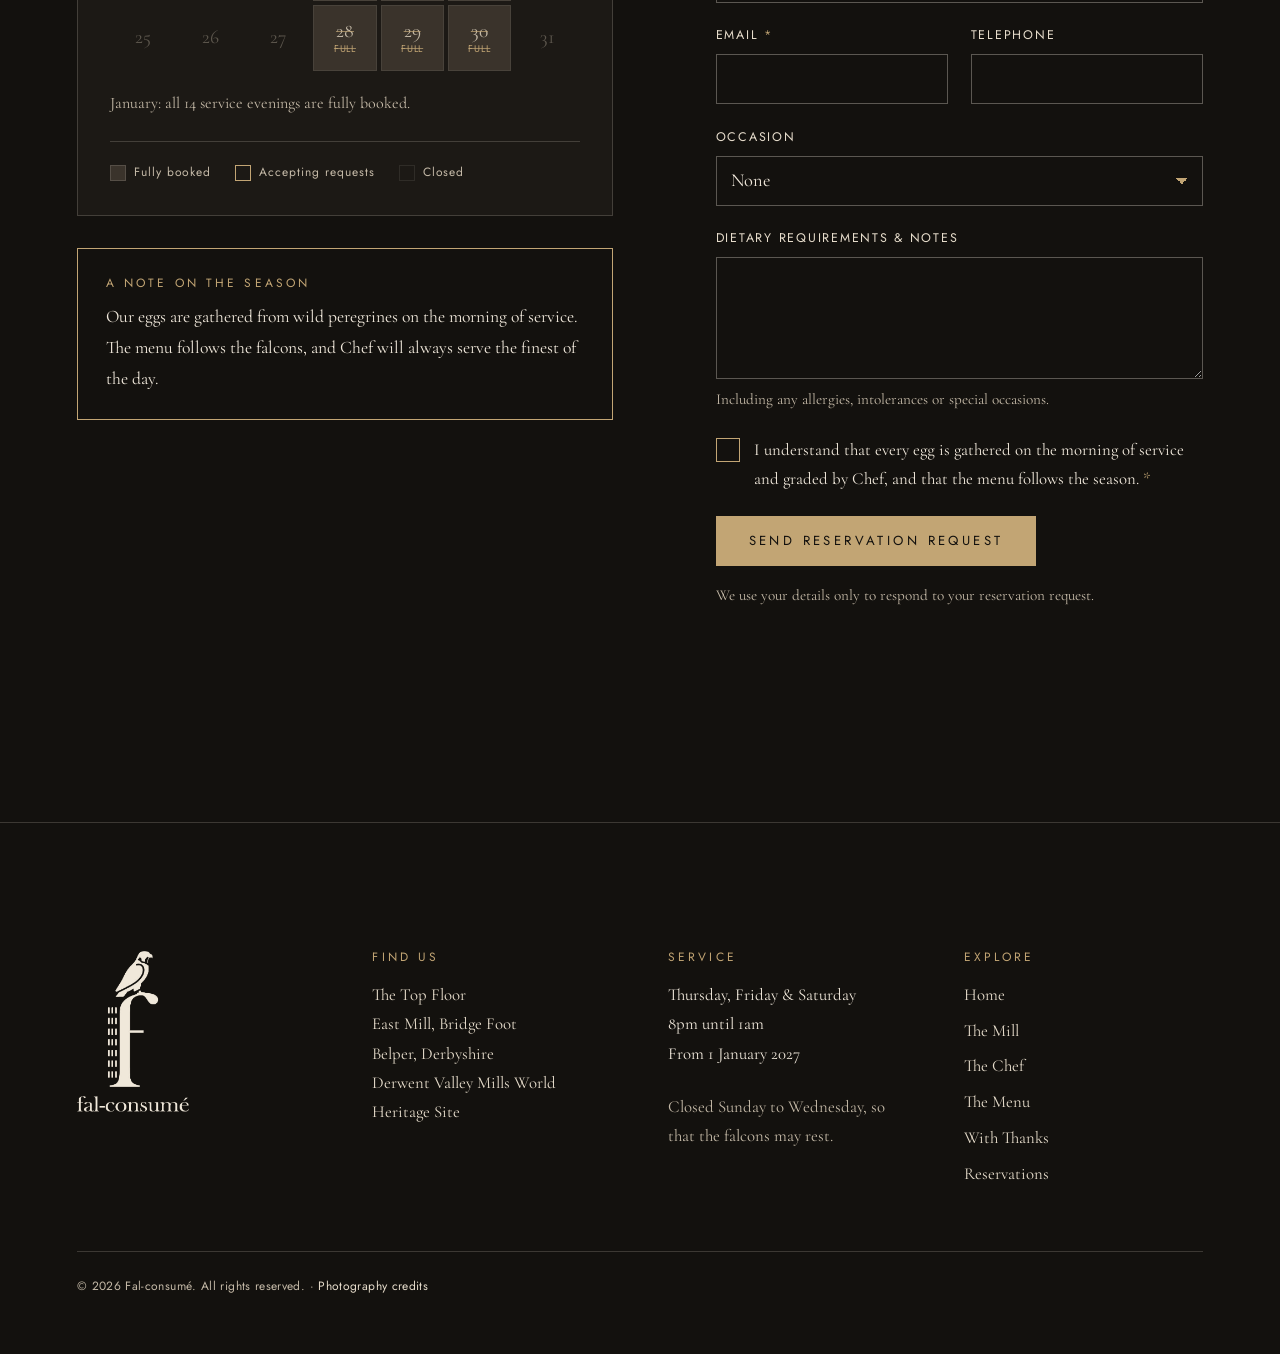
<file: reservations.html>
<!DOCTYPE html>
<html lang="en-GB">
<head>
  <meta charset="utf-8">
  <meta name="viewport" content="width=device-width, initial-scale=1">
  <title>Book a Table | Fal-consumé, Belper, Derbyshire</title>
  <meta name="description" content="Request a table at Fal-consumé, fine dining in Belper. Open Thursday to Saturday, 8pm to 1am, from 1 January 2027. View availability and request online.">
  <link rel="canonical" href="https://falconsume.vercel.app/reservations">
  <meta name="theme-color" content="#13110e">
  <meta http-equiv="X-Clacks-Overhead" content="GNU Terry Pratchett">
  <meta property="og:type" content="website">
  <meta property="og:site_name" content="Fal-consumé">
  <meta property="og:locale" content="en_GB">
  <meta property="og:title" content="Book a Table | Fal-consumé, Belper, Derbyshire">
  <meta property="og:description" content="Request a table at Fal-consumé, fine dining in Belper. Open Thursday to Saturday, 8pm to 1am, from 1 January 2027. View availability and request online.">
  <meta property="og:url" content="https://falconsume.vercel.app/reservations">
  <meta property="og:image" content="https://falconsume.vercel.app/assets/img/og-image.jpg">
  <meta property="og:image:width" content="1200">
  <meta property="og:image:height" content="630">
  <meta property="og:image:alt" content="The fal-consumé logo beside two speckled peregrine falcon eggs on black.">
  <meta name="twitter:card" content="summary_large_image">
  <meta name="twitter:title" content="Book a Table | Fal-consumé, Belper, Derbyshire">
  <meta name="twitter:description" content="Request a table at Fal-consumé, fine dining in Belper. Open Thursday to Saturday, 8pm to 1am, from 1 January 2027. View availability and request online.">
  <meta name="twitter:image" content="https://falconsume.vercel.app/assets/img/og-image.jpg">
  <link rel="icon" type="image/png" sizes="32x32" href="/assets/img/favicon-32.png">
  <link rel="apple-touch-icon" href="/assets/img/apple-touch-icon.png">
  <link rel="preload" href="/assets/fonts/cormorant-garamond.woff2" as="font" type="font/woff2" crossorigin>
  <link rel="preload" href="/assets/fonts/jost.woff2" as="font" type="font/woff2" crossorigin>
  <link rel="preload" href="/assets/fonts/cormorant-garamond-italic.woff2" as="font" type="font/woff2" crossorigin>
  <link rel="stylesheet" href="/assets/css/style.css">
  <script type="application/ld+json">
{
  "@context": "https://schema.org",
  "@graph": [
    {
      "@type": "BreadcrumbList",
      "itemListElement": [
        {
          "@type": "ListItem",
          "position": 1,
          "name": "Home",
          "item": "https://falconsume.vercel.app/"
        },
        {
          "@type": "ListItem",
          "position": 2,
          "name": "Reservations",
          "item": "https://falconsume.vercel.app/reservations"
        }
      ]
    }
  ]
}
  </script>
</head>
<body>
<a class="skip-link" href="#main">Skip to content</a>

<header class="site-header">
  <div class="wrap site-header__inner">
    <a class="brand" href="/">
      <img src="/assets/img/logo-mark-cream.png" alt="" width="181" height="490">
      <span class="brand__name">fal-consumé</span>
    </a>
    <button class="nav-toggle" type="button" aria-expanded="false" aria-controls="site-nav">
      <span class="nav-toggle__bars" aria-hidden="true"></span>
      <span class="nav-toggle__label">Menu</span>
    </button>
    <nav id="site-nav" class="site-nav" aria-label="Main">
      <ul>
        <li><a href="/">Home</a></li>
        <li><a href="/mill">The Mill</a></li>
        <li><a href="/chef">The Chef</a></li>
        <li><a href="/menu">The Menu</a></li>
        <li><a href="/thanks">With Thanks</a></li>
        <li class="nav-cta"><a href="/reservations" aria-current="page">Reservations</a></li>
      </ul>
    </nav>
  </div>
</header>

<main id="main" tabindex="-1">
<section class="page-hero">
  <div class="wrap">
    <p class="eyebrow">Réservations</p>
    <h1>Book &amp; calendar</h1>
    <p class="lede">We serve on Thursday, Friday and Saturday evenings from 8pm until 1am. Every evening until Saturday 13 March 2027 is fully booked. Requests are now being accepted from Thursday 18 March.</p>
  </div>
</section>

<section class="section" aria-labelledby="cal-heading">
  <div class="wrap booking-layout">
    <div>
      <h2 id="cal-heading" class="h-sub">Availability</h2>
      <p class="muted">Select an evening marked <em>Request</em> to begin. Evenings that are fully booked may still be requested for the waiting list using the form.</p>

      <div class="calendar" id="calendar">
        <div class="calendar__head">
          <button type="button" class="calendar__nav" id="cal-prev" aria-label="Previous month"><span aria-hidden="true">&#8592;</span></button>
          <h3 class="calendar__title" id="cal-title" aria-live="polite">January 2027</h3>
          <button type="button" class="calendar__nav" id="cal-next" aria-label="Next month"><span aria-hidden="true">&#8594;</span></button>
        </div>
        <table aria-labelledby="cal-title">
          <thead>
            <tr>
              <th scope="col"><abbr title="Monday">Mon</abbr></th>
              <th scope="col"><abbr title="Tuesday">Tue</abbr></th>
              <th scope="col"><abbr title="Wednesday">Wed</abbr></th>
              <th scope="col"><abbr title="Thursday">Thu</abbr></th>
              <th scope="col"><abbr title="Friday">Fri</abbr></th>
              <th scope="col"><abbr title="Saturday">Sat</abbr></th>
              <th scope="col"><abbr title="Sunday">Sun</abbr></th>
            </tr>
          </thead>
          <tbody id="cal-grid"></tbody>
        </table>
        <p class="calendar__summary" id="cal-summary"></p>
        <ul class="legend">
          <li><i class="l-booked" aria-hidden="true"></i> Fully booked</li>
          <li><i class="l-open" aria-hidden="true"></i> Accepting requests</li>
          <li><i class="l-closed" aria-hidden="true"></i> Closed</li>
        </ul>
        <noscript><p>The interactive calendar requires JavaScript. In short: every Thursday, Friday and Saturday from 1 January to 13 March 2027 is fully booked.</p></noscript>
      </div>
      <p id="cal-live" class="visually-hidden" aria-live="polite"></p>

      <div class="notice">
        <strong>A note on the season</strong>
        Our eggs are gathered from wild peregrines on the morning of service. The menu follows the falcons, and Chef will always serve the finest of the day.
      </div>
    </div>

    <div>
      <h2 id="form-heading" class="h-sub">Request a reservation</h2>
      <p class="muted">All tables are allocated by request. Completing this form does not guarantee a table. Fields marked <span aria-hidden="true">*</span><span class="visually-hidden">with an asterisk</span> are required.</p>

      <div id="error-summary" class="error-summary" role="alert" tabindex="-1" hidden>
        <h3>Please check the following</h3>
        <ul></ul>
      </div>

      <form id="reservation-form" class="form" novalidate aria-labelledby="form-heading">
        <fieldset>
          <legend>Your evening</legend>
          <div class="field">
            <label for="date">Evening <span class="req" aria-hidden="true">*</span></label>
            <select id="date" name="date" required aria-describedby="date-error">
              <option value="">Choose an evening</option>
            </select>
            <p class="error" id="date-error"></p>
          </div>
          <div class="form-row form-row--2">
            <div class="field">
              <label for="time">Seating <span class="req" aria-hidden="true">*</span></label>
              <select id="time" name="time" required aria-describedby="time-error">
                <option value="">Choose a time</option>
                <option>8:00pm</option>
                <option>8:30pm</option>
                <option>9:00pm</option>
                <option>9:30pm</option>
                <option>10:00pm</option>
              </select>
              <p class="error" id="time-error"></p>
            </div>
            <div class="field">
              <label for="guests">Guests <span class="req" aria-hidden="true">*</span></label>
              <select id="guests" name="guests" required aria-describedby="guests-hint guests-error">
                <option value="">Party size</option>
                <option value="1 guest">1 guest</option>
                <option value="2 guests">2 guests</option>
                <option value="3 guests">3 guests</option>
                <option value="4 guests">4 guests</option>
                <option value="5 guests">5 guests</option>
                <option value="6 guests">6 guests</option>
              </select>
              <p class="hint" id="guests-hint">For larger parties, please mention it below.</p>
              <p class="error" id="guests-error"></p>
            </div>
          </div>
        </fieldset>

        <fieldset>
          <legend>Your details</legend>
          <div class="field">
            <label for="name">Full name <span class="req" aria-hidden="true">*</span></label>
            <input id="name" name="name" type="text" autocomplete="name" required aria-describedby="name-error" maxlength="120">
            <p class="error" id="name-error"></p>
          </div>
          <div class="form-row form-row--2">
            <div class="field">
              <label for="email">Email <span class="req" aria-hidden="true">*</span></label>
              <input id="email" name="email" type="email" autocomplete="email" inputmode="email" required aria-describedby="email-error" maxlength="200">
              <p class="error" id="email-error"></p>
            </div>
            <div class="field">
              <label for="phone">Telephone</label>
              <input id="phone" name="phone" type="tel" autocomplete="tel" inputmode="tel" aria-describedby="phone-error">
              <p class="error" id="phone-error"></p>
            </div>
          </div>
          <div class="field">
            <label for="occasion">Occasion</label>
            <select id="occasion" name="occasion">
              <option value="">None</option>
              <option>Birthday</option>
              <option>Anniversary</option>
              <option>Proposal</option>
              <option>Business</option>
              <option>Birdwatching</option>
            </select>
          </div>
          <div class="field">
            <label for="notes">Dietary requirements &amp; notes</label>
            <textarea id="notes" name="notes" rows="4" aria-describedby="notes-hint" maxlength="2000"></textarea>
            <p class="hint" id="notes-hint">Including any allergies, intolerances or special occasions.</p>
          </div>
        </fieldset>

        <div class="field">
          <div class="check">
            <input id="terms" name="terms" type="checkbox" required aria-describedby="terms-error">
            <label for="terms">I understand that every egg is gathered on the morning of service and graded by Chef, and that the menu follows the season. <span class="req" aria-hidden="true">*</span></label>
          </div>
          <p class="error" id="terms-error"></p>
        </div>

        <div class="hp" aria-hidden="true">
          <label for="company">Company</label>
          <input id="company" name="company" type="text" tabindex="-1" autocomplete="off">
        </div>

        <div>
          <button type="submit" class="btn btn--solid">Send reservation request</button>
          <p class="hint form-privacy">We use your details only to respond to your reservation request.</p>
        </div>
      </form>

      <dialog id="rejection" class="dialog" aria-labelledby="rejection-title">
        <form method="dialog">
          <p class="eyebrow">Request declined</p>
          <h3 id="rejection-title">Your request does not meet our requirements</h3>
          <p>It has been automatically deleted. No record of it has been kept, and no further correspondence will be entered into.</p>
          <p class="muted">Please do not telephone.</p>
          <button class="btn btn--solid">Understood</button>
        </form>
      </dialog>
    </div>
  </div>
</section>
</main>

<footer class="site-footer">
  <div class="wrap">
    <div class="site-footer__grid">
      <div class="site-footer__logo">
        <img src="/assets/img/logo-full-cream.png" alt="fal-consumé" width="403" height="579">
      </div>
      <div>
        <h2>Find us</h2>
        <address>
          The Top Floor<br>
          East Mill, Bridge Foot<br>
          Belper, Derbyshire<br>
          Derwent Valley Mills World Heritage Site
        </address>
      </div>
      <div>
        <h2>Service</h2>
        <p>Thursday, Friday &amp; Saturday<br>8pm until 1am<br>From 1 January 2027</p>
        <p class="muted">Closed Sunday to Wednesday, so that the falcons may rest.</p>
      </div>
      <div>
        <h2>Explore</h2>
        <ul>
          <li><a href="/">Home</a></li>
          <li><a href="/mill">The Mill</a></li>
          <li><a href="/chef">The Chef</a></li>
          <li><a href="/menu">The Menu</a></li>
          <li><a href="/thanks">With Thanks</a></li>
          <li><a href="/reservations">Reservations</a></li>
        </ul>
      </div>
    </div>
    <div class="site-footer__small">
      <p>&copy; 2026 Fal-consumé. All rights reserved. &middot; <a href="/mill#credits">Photography credits</a></p>
    </div>
  </div>
</footer>
<script src="/assets/js/main.js" defer></script>
</body>
</html>
</file>
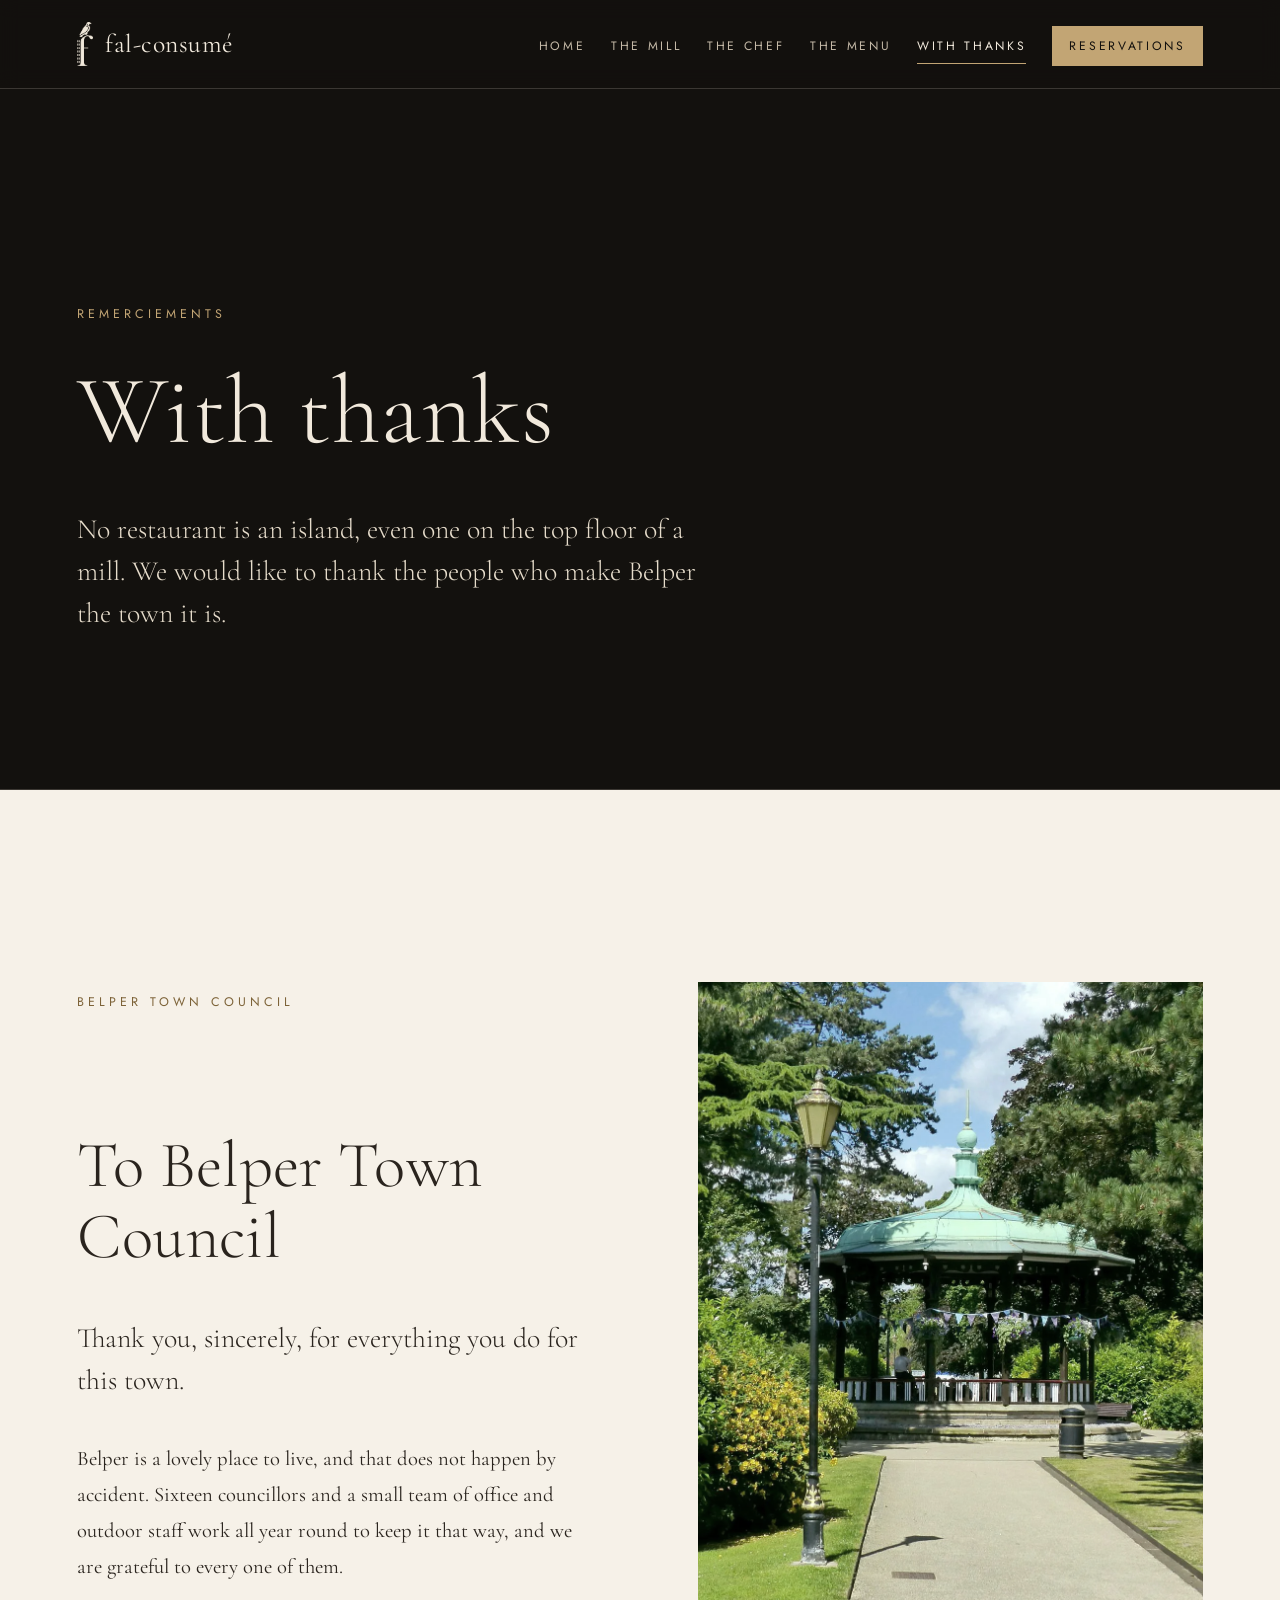
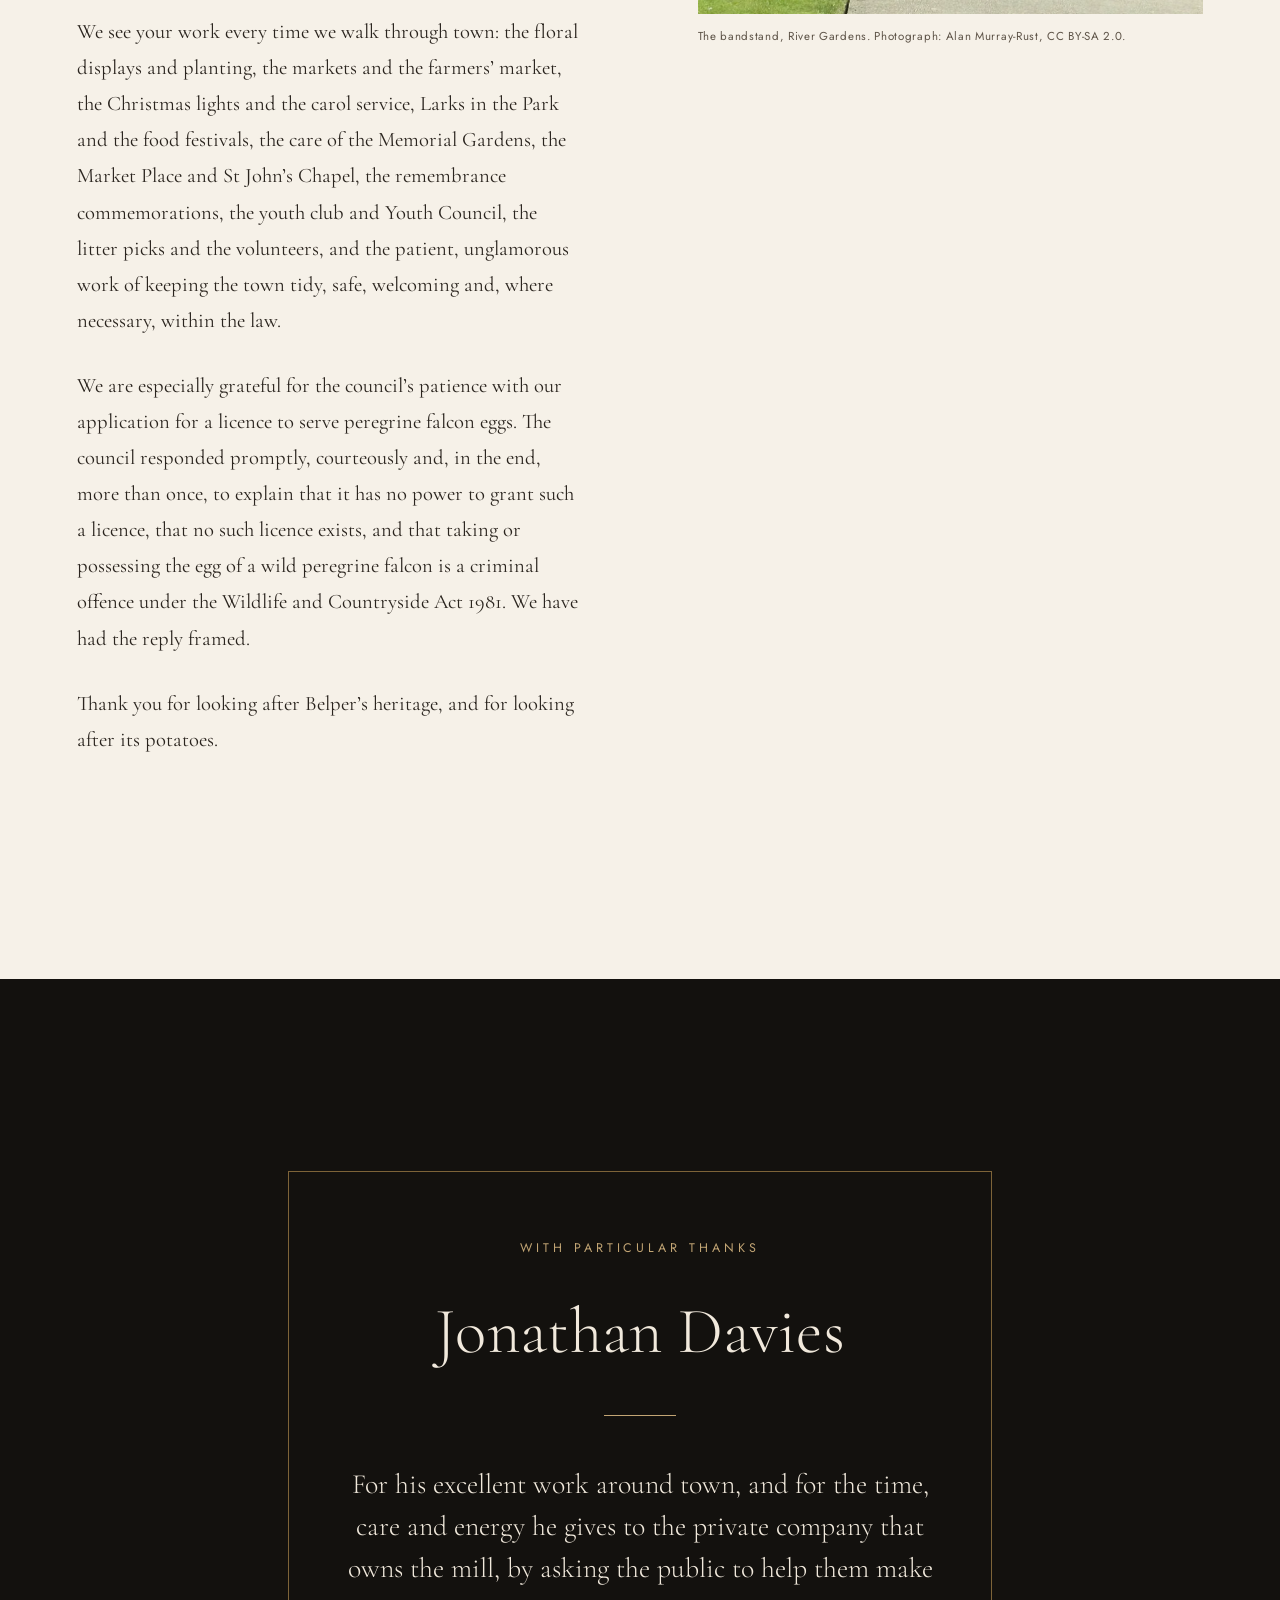
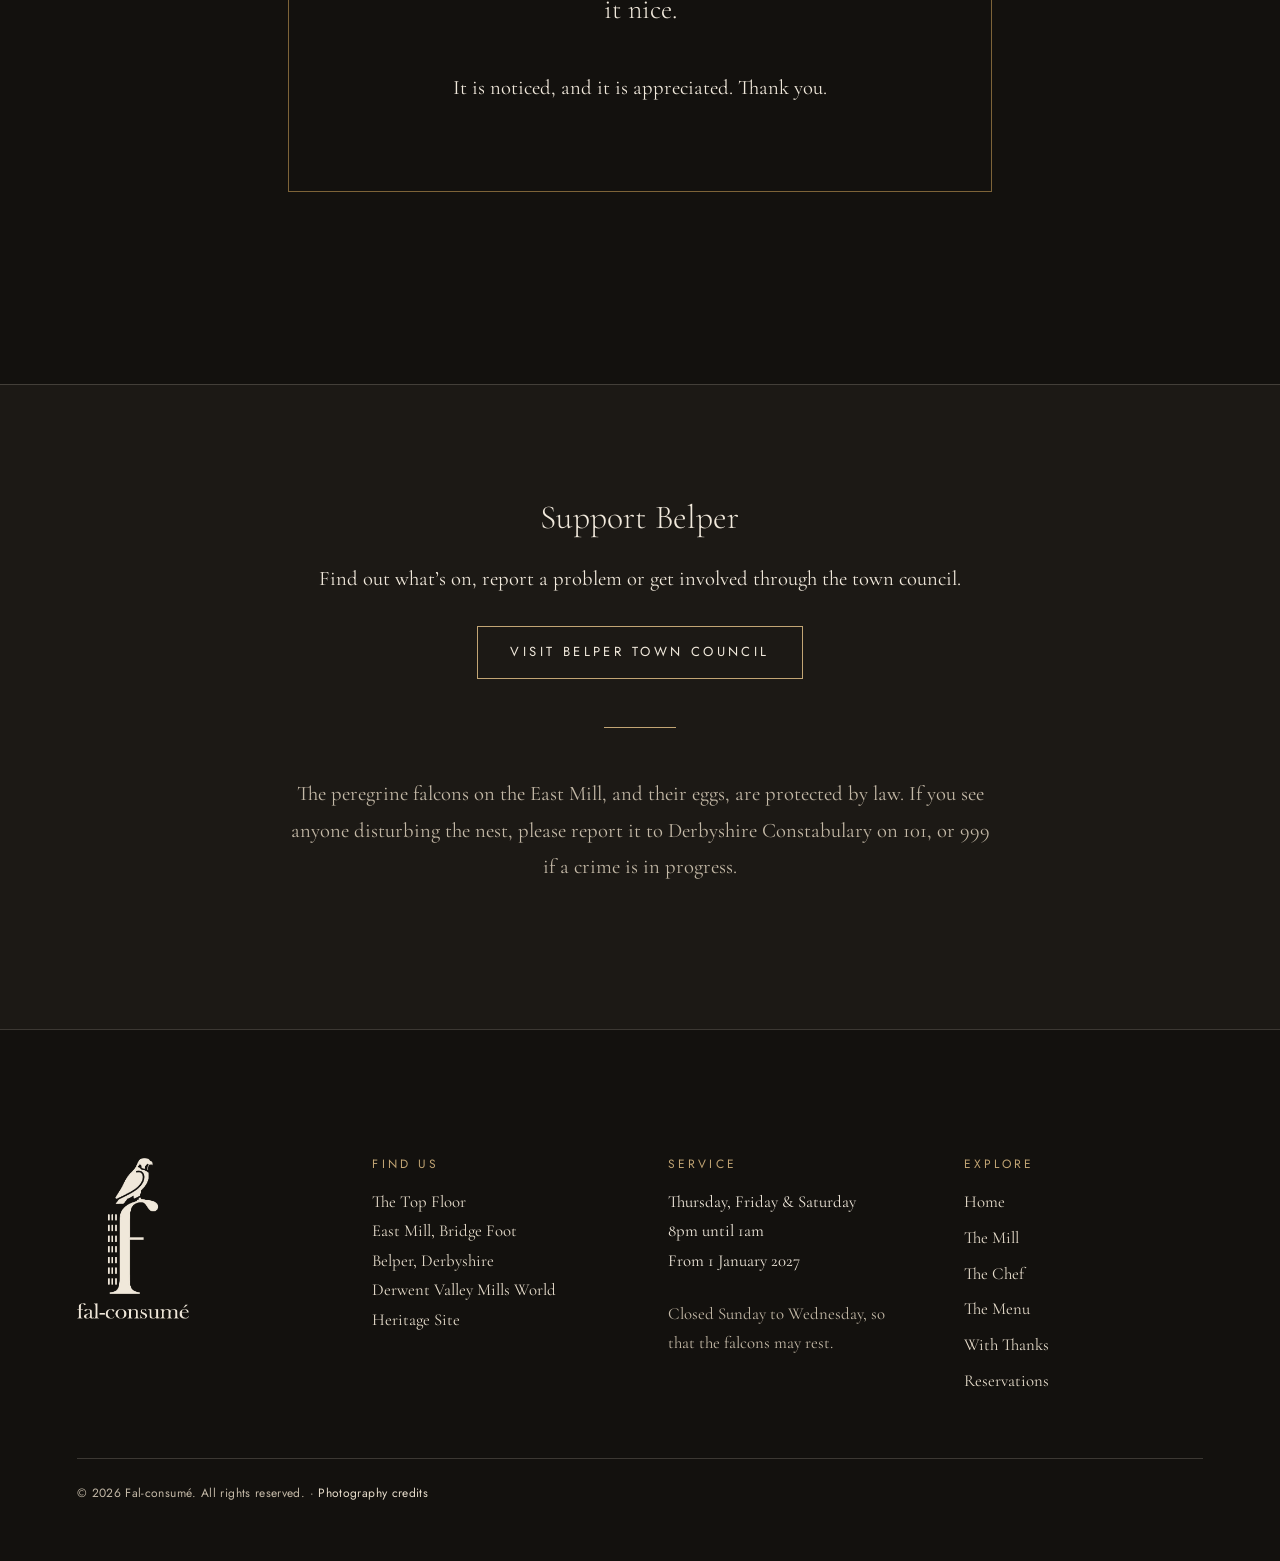
<file: thanks.html>
<!DOCTYPE html>
<html lang="en-GB">
<head>
  <meta charset="utf-8">
  <meta name="viewport" content="width=device-width, initial-scale=1">
  <title>With Thanks | Fal-consumé, Belper</title>
  <meta name="description" content="With thanks to Belper Town Council for the floral displays, markets, Christmas lights and everything else that makes Belper such a lovely place to live.">
  <link rel="canonical" href="https://falconsume.vercel.app/thanks">
  <meta name="theme-color" content="#13110e">
  <meta http-equiv="X-Clacks-Overhead" content="GNU Terry Pratchett">
  <meta property="og:type" content="website">
  <meta property="og:site_name" content="Fal-consumé">
  <meta property="og:locale" content="en_GB">
  <meta property="og:title" content="With Thanks | Fal-consumé, Belper">
  <meta property="og:description" content="With thanks to Belper Town Council for the floral displays, markets, Christmas lights and everything else that makes Belper such a lovely place to live.">
  <meta property="og:url" content="https://falconsume.vercel.app/thanks">
  <meta property="og:image" content="https://falconsume.vercel.app/assets/img/og-image.jpg">
  <meta property="og:image:width" content="1200">
  <meta property="og:image:height" content="630">
  <meta property="og:image:alt" content="The fal-consumé logo beside two speckled peregrine falcon eggs on black.">
  <meta name="twitter:card" content="summary_large_image">
  <meta name="twitter:title" content="With Thanks | Fal-consumé, Belper">
  <meta name="twitter:description" content="With thanks to Belper Town Council for the floral displays, markets, Christmas lights and everything else that makes Belper such a lovely place to live.">
  <meta name="twitter:image" content="https://falconsume.vercel.app/assets/img/og-image.jpg">
  <link rel="icon" type="image/png" sizes="32x32" href="/assets/img/favicon-32.png">
  <link rel="apple-touch-icon" href="/assets/img/apple-touch-icon.png">
  <link rel="preload" href="/assets/fonts/cormorant-garamond.woff2" as="font" type="font/woff2" crossorigin>
  <link rel="preload" href="/assets/fonts/jost.woff2" as="font" type="font/woff2" crossorigin>
  <link rel="preload" href="/assets/fonts/cormorant-garamond-italic.woff2" as="font" type="font/woff2" crossorigin>
  <link rel="stylesheet" href="/assets/css/style.css">
  <script type="application/ld+json">
{
  "@context": "https://schema.org",
  "@graph": [
    {
      "@type": "BreadcrumbList",
      "itemListElement": [
        {
          "@type": "ListItem",
          "position": 1,
          "name": "Home",
          "item": "https://falconsume.vercel.app/"
        },
        {
          "@type": "ListItem",
          "position": 2,
          "name": "With Thanks",
          "item": "https://falconsume.vercel.app/thanks"
        }
      ]
    }
  ]
}
  </script>
</head>
<body>
<a class="skip-link" href="#main">Skip to content</a>

<header class="site-header">
  <div class="wrap site-header__inner">
    <a class="brand" href="/">
      <img src="/assets/img/logo-mark-cream.png" alt="" width="181" height="490">
      <span class="brand__name">fal-consumé</span>
    </a>
    <button class="nav-toggle" type="button" aria-expanded="false" aria-controls="site-nav">
      <span class="nav-toggle__bars" aria-hidden="true"></span>
      <span class="nav-toggle__label">Menu</span>
    </button>
    <nav id="site-nav" class="site-nav" aria-label="Main">
      <ul>
        <li><a href="/">Home</a></li>
        <li><a href="/mill">The Mill</a></li>
        <li><a href="/chef">The Chef</a></li>
        <li><a href="/menu">The Menu</a></li>
        <li><a href="/thanks" aria-current="page">With Thanks</a></li>
        <li class="nav-cta"><a href="/reservations">Reservations</a></li>
      </ul>
    </nav>
  </div>
</header>

<main id="main" tabindex="-1">
<section class="page-hero">
  <div class="wrap">
    <p class="eyebrow">Remerciements</p>
    <h1>With thanks</h1>
    <p class="lede">No restaurant is an island, even one on the top floor of a mill. We would like to thank the people who make Belper the town it is.</p>
  </div>
</section>

<section class="section on-light" aria-labelledby="council-title">
  <div class="wrap split split--top">
    <div class="prose reveal">
      <p class="eyebrow">Belper Town Council</p>
      <h2 id="council-title">To Belper Town Council</h2>
      <p class="lede">Thank you, sincerely, for everything you do for this town.</p>
      <p>Belper is a lovely place to live, and that does not happen by accident. Sixteen councillors and a small team of office and outdoor staff work all year round to keep it that way, and we are grateful to every one of them.</p>
      <p>We see your work every time we walk through town: the floral displays and planting, the markets and the farmers’ market, the Christmas lights and the carol service, Larks in the Park and the food festivals, the care of the Memorial Gardens, the Market Place and St John’s Chapel, the remembrance commemorations, the youth club and Youth Council, the litter picks and the volunteers, and the patient, unglamorous work of keeping the town tidy, safe, welcoming and, where necessary, within the law.</p>
      <p>We are especially grateful for the council’s patience with our application for a licence to serve peregrine falcon eggs. The council responded promptly, courteously and, in the end, more than once, to explain that it has no power to grant such a licence, that no such licence exists, and that taking or possessing the egg of a wild peregrine falcon is a criminal offence under the Wildlife and Countryside Act 1981. We have had the reply framed.</p>
      <p>Thank you for looking after Belper’s heritage, and for looking after its potatoes.</p>
    </div>
    <div class="reveal">
      <figure class="figure">
        <img src="/assets/img/belper-bandstand.webp" alt="The green copper-roofed bandstand in Belper’s River Gardens on a summer day, hung with bunting and flower baskets, framed by tall trees and a lamp post." width="1241" height="1280" loading="lazy">
        <figcaption>The bandstand, River Gardens. Photograph: Alan Murray-Rust, CC BY-SA 2.0.</figcaption>
      </figure>
    </div>
  </div>
</section>

<section class="section" aria-labelledby="jd-title">
  <div class="wrap--narrow reveal">
    <div class="thanks-card">
      <p class="eyebrow">With particular thanks</p>
      <h2 id="jd-title">Jonathan Davies</h2>
      <hr class="rule rule--center">
      <p class="lede">For his excellent work around town, and for the time, care and energy he gives to the private company that owns the mill, by asking the public to help them make it nice.</p>
      <p>It is noticed, and it is appreciated. Thank you.</p>
    </div>
  </div>
</section>

<section class="section section--tight on-mid" aria-labelledby="support-title">
  <div class="wrap--narrow center reveal">
    <h2 id="support-title" class="h-sub">Support Belper</h2>
    <p>Find out what’s on, report a problem or get involved through the town council.</p>
    <a class="btn" href="https://www.belpertowncouncil.gov.uk/">Visit Belper Town Council<span class="visually-hidden"> (external website)</span></a>
    <hr class="rule rule--center">
    <p class="muted">The peregrine falcons on the East Mill, and their eggs, are protected by law. If you see anyone disturbing the nest, please report it to Derbyshire Constabulary on 101, or 999 if a crime is in progress.</p>
  </div>
</section>
</main>

<footer class="site-footer">
  <div class="wrap">
    <div class="site-footer__grid">
      <div class="site-footer__logo">
        <img src="/assets/img/logo-full-cream.png" alt="fal-consumé" width="403" height="579">
      </div>
      <div>
        <h2>Find us</h2>
        <address>
          The Top Floor<br>
          East Mill, Bridge Foot<br>
          Belper, Derbyshire<br>
          Derwent Valley Mills World Heritage Site
        </address>
      </div>
      <div>
        <h2>Service</h2>
        <p>Thursday, Friday &amp; Saturday<br>8pm until 1am<br>From 1 January 2027</p>
        <p class="muted">Closed Sunday to Wednesday, so that the falcons may rest.</p>
      </div>
      <div>
        <h2>Explore</h2>
        <ul>
          <li><a href="/">Home</a></li>
          <li><a href="/mill">The Mill</a></li>
          <li><a href="/chef">The Chef</a></li>
          <li><a href="/menu">The Menu</a></li>
          <li><a href="/thanks">With Thanks</a></li>
          <li><a href="/reservations">Reservations</a></li>
        </ul>
      </div>
    </div>
    <div class="site-footer__small">
      <p>&copy; 2026 Fal-consumé. All rights reserved. &middot; <a href="/mill#credits">Photography credits</a></p>
    </div>
  </div>
</footer>
<script src="/assets/js/main.js" defer></script>
</body>
</html>
</file>
<file: assets/css/style.css>
/* ==========================================================================
   Fal-consumé — East Mill, Belper
   ========================================================================== */

/* Fonts (self-hosted, latin subset) */
/* Cormorant Garamond 300 italic */
@font-face {
  font-family: 'Cormorant Garamond';
  font-style: italic;
  font-weight: 300;
  font-display: swap;
  src: url(../fonts/cormorant-garamond-italic.woff2) format('woff2');
  unicode-range: U+0000-00FF, U+0131, U+0152-0153, U+02BB-02BC, U+02C6, U+02DA, U+02DC, U+0304, U+0308, U+0329, U+2000-206F, U+20AC, U+2122, U+2191, U+2193, U+2212, U+2215, U+FEFF, U+FFFD;
}
/* Cormorant Garamond 400 italic */
@font-face {
  font-family: 'Cormorant Garamond';
  font-style: italic;
  font-weight: 400;
  font-display: swap;
  src: url(../fonts/cormorant-garamond-italic.woff2) format('woff2');
  unicode-range: U+0000-00FF, U+0131, U+0152-0153, U+02BB-02BC, U+02C6, U+02DA, U+02DC, U+0304, U+0308, U+0329, U+2000-206F, U+20AC, U+2122, U+2191, U+2193, U+2212, U+2215, U+FEFF, U+FFFD;
}
/* Cormorant Garamond 300 normal */
@font-face {
  font-family: 'Cormorant Garamond';
  font-style: normal;
  font-weight: 300;
  font-display: swap;
  src: url(../fonts/cormorant-garamond.woff2) format('woff2');
  unicode-range: U+0000-00FF, U+0131, U+0152-0153, U+02BB-02BC, U+02C6, U+02DA, U+02DC, U+0304, U+0308, U+0329, U+2000-206F, U+20AC, U+2122, U+2191, U+2193, U+2212, U+2215, U+FEFF, U+FFFD;
}
/* Cormorant Garamond 400 normal */
@font-face {
  font-family: 'Cormorant Garamond';
  font-style: normal;
  font-weight: 400;
  font-display: swap;
  src: url(../fonts/cormorant-garamond.woff2) format('woff2');
  unicode-range: U+0000-00FF, U+0131, U+0152-0153, U+02BB-02BC, U+02C6, U+02DA, U+02DC, U+0304, U+0308, U+0329, U+2000-206F, U+20AC, U+2122, U+2191, U+2193, U+2212, U+2215, U+FEFF, U+FFFD;
}
/* Cormorant Garamond 500 normal */
@font-face {
  font-family: 'Cormorant Garamond';
  font-style: normal;
  font-weight: 500;
  font-display: swap;
  src: url(../fonts/cormorant-garamond.woff2) format('woff2');
  unicode-range: U+0000-00FF, U+0131, U+0152-0153, U+02BB-02BC, U+02C6, U+02DA, U+02DC, U+0304, U+0308, U+0329, U+2000-206F, U+20AC, U+2122, U+2191, U+2193, U+2212, U+2215, U+FEFF, U+FFFD;
}
/* Jost 400 normal */
@font-face {
  font-family: 'Jost';
  font-style: normal;
  font-weight: 400;
  font-display: swap;
  src: url(../fonts/jost.woff2) format('woff2');
  unicode-range: U+0000-00FF, U+0131, U+0152-0153, U+02BB-02BC, U+02C6, U+02DA, U+02DC, U+0304, U+0308, U+0329, U+2000-206F, U+20AC, U+2122, U+2191, U+2193, U+2212, U+2215, U+FEFF, U+FFFD;
}
/* Jost 500 normal */
@font-face {
  font-family: 'Jost';
  font-style: normal;
  font-weight: 500;
  font-display: swap;
  src: url(../fonts/jost.woff2) format('woff2');
  unicode-range: U+0000-00FF, U+0131, U+0152-0153, U+02BB-02BC, U+02C6, U+02DA, U+02DC, U+0304, U+0308, U+0329, U+2000-206F, U+20AC, U+2122, U+2191, U+2193, U+2212, U+2215, U+FEFF, U+FFFD;
}

:root {
  --ink: #13110e;
  --ink-2: #1c1915;
  --ink-3: #26221d;
  --cream: #f1e9dc;
  --cream-2: #e6dccb;
  --paper: #f6f1e8;
  --text-dark: #2a241e;
  --muted-dark: #5e5448;
  --muted-light: #c4b9a7;
  --taupe: #6f6356;
  --gold: #c2a574;
  --gold-deep: #7d6338;
  --line-light: rgba(241, 233, 220, 0.18);
  --line-dark: rgba(42, 36, 30, 0.16);
  --booked: #3a332b;
  --serif: "Cormorant Garamond", "Cormorant", Garamond, "Times New Roman", serif;
  --sans: "Jost", "Futura", "Helvetica Neue", Arial, sans-serif;
  --wrap: 82rem;
  --gutter: clamp(1.25rem, 6vw, 5.5rem);
  --space: clamp(7rem, 15vw, 13rem);
  --ease: cubic-bezier(.2, .7, .2, 1);
}

*, *::before, *::after { box-sizing: border-box; }

html { -webkit-text-size-adjust: 100%; scroll-behavior: smooth; }

body {
  margin: 0;
  background: var(--ink);
  color: var(--cream);
  font-family: var(--serif);
  font-size: clamp(1.125rem, 1.05rem + .3vw, 1.3rem);
  line-height: 1.75;
  font-weight: 400;
  text-rendering: optimizeLegibility;
  -webkit-font-smoothing: antialiased;
}

img, svg { max-width: 100%; height: auto; display: block; }

a { color: inherit; text-decoration-thickness: 1px; text-underline-offset: .2em; }
a:hover { color: var(--gold); }

:focus-visible {
  outline: 2px solid var(--gold);
  outline-offset: 3px;
  border-radius: 2px;
}

.visually-hidden {
  position: absolute !important;
  width: 1px; height: 1px;
  padding: 0; margin: -1px;
  overflow: hidden; clip: rect(0 0 0 0);
  white-space: nowrap; border: 0;
}

.skip-link {
  position: absolute;
  left: 1rem; top: -4rem;
  z-index: 100;
  padding: .75rem 1.25rem;
  background: var(--cream);
  color: var(--ink);
  font-family: var(--sans);
  font-size: .9rem;
  letter-spacing: .08em;
  text-transform: uppercase;
  text-decoration: none;
  transition: top .2s;
}
.skip-link:focus { top: 1rem; color: var(--ink); }

.wrap { width: min(100% - 2 * var(--gutter), var(--wrap)); margin-inline: auto; }
.wrap--narrow { width: min(100% - 2 * var(--gutter), 44rem); margin-inline: auto; }

/* Typography ------------------------------------------------------------ */

h1, h2, h3, h4 {
  font-family: var(--serif);
  font-weight: 300;
  line-height: 1.1;
  margin: 0 0 .5em;
  letter-spacing: .005em;
}
h1 { font-size: clamp(3rem, 1.6rem + 5.6vw, 7.25rem); line-height: 1.02; }
h2 { font-size: clamp(2.3rem, 1.5rem + 3.2vw, 4.6rem); margin-bottom: .7em; }
h3 { font-size: clamp(1.45rem, 1.2rem + 1vw, 2rem); font-weight: 400; }
h4 { font-size: 1.25rem; font-weight: 500; }

p { margin: 0 0 1.4em; }

em, .italic { font-style: italic; }

.eyebrow {
  display: inline-block;
  font-family: var(--sans);
  font-size: .78rem;
  font-weight: 400;
  letter-spacing: .32em;
  text-transform: uppercase;
  color: var(--gold);
  margin-bottom: 2.25rem;
}

.lede {
  font-size: clamp(1.3rem, 1.1rem + .8vw, 1.75rem);
  line-height: 1.5;
  font-weight: 300;
}

.rule {
  width: 4.5rem; height: 1px;
  border: 0;
  background: var(--gold);
  margin: 3rem 0;
}
.rule--center { margin-inline: auto; }

.center { text-align: center; }

.smallcaps {
  font-family: var(--sans);
  font-size: .8rem;
  letter-spacing: .22em;
  text-transform: uppercase;
}

blockquote {
  margin: 2.5rem 0;
  padding: 0 0 0 1.5rem;
  border-left: 1px solid var(--gold);
  font-size: clamp(1.4rem, 1.15rem + 1vw, 2rem);
  font-style: italic;
  font-weight: 300;
  line-height: 1.4;
}
blockquote footer, blockquote cite {
  display: block;
  margin-top: 1rem;
  font-family: var(--sans);
  font-style: normal;
  font-size: .8rem;
  letter-spacing: .2em;
  text-transform: uppercase;
  color: var(--muted-light);
}

/* Buttons --------------------------------------------------------------- */

.btn {
  display: inline-flex;
  align-items: center;
  justify-content: center;
  gap: .75rem;
  min-height: 3rem;
  padding: .9rem 2rem;
  border: 1px solid var(--gold);
  background: transparent;
  color: var(--cream);
  font-family: var(--sans);
  font-size: .82rem;
  font-weight: 400;
  letter-spacing: .26em;
  text-transform: uppercase;
  text-decoration: none;
  cursor: pointer;
  transition: background .3s var(--ease), color .3s var(--ease);
}
.btn:hover, .btn:focus-visible { background: var(--gold); color: var(--ink); }
.btn--solid { background: var(--gold); color: var(--ink); }
.btn--solid:hover, .btn--solid:focus-visible { background: var(--cream); border-color: var(--cream); color: var(--ink); }
.on-light .btn { color: var(--text-dark); border-color: var(--gold-deep); }
.on-light .btn:hover, .on-light .btn:focus-visible { background: var(--text-dark); border-color: var(--text-dark); color: var(--paper); }

/* Header ---------------------------------------------------------------- */

.site-header {
  position: sticky;
  top: 0;
  z-index: 50;
  background: rgba(19, 17, 14, .94);
  border-bottom: 1px solid var(--line-light);
}
@supports (backdrop-filter: blur(8px)) {
  /* Blur lives on a pseudo-element: backdrop-filter on the header itself would trap the fixed mobile nav. */
  .site-header { background: transparent; }
  .site-header::before {
    content: "";
    position: absolute;
    inset: 0;
    z-index: -1;
    background: rgba(19, 17, 14, .82);
    backdrop-filter: blur(10px);
    -webkit-backdrop-filter: blur(10px);
  }
}
.site-header__inner {
  display: flex;
  align-items: center;
  justify-content: space-between;
  gap: 1rem;
  min-height: 5.5rem;
}
.brand {
  display: inline-flex;
  align-items: center;
  gap: .75rem;
  text-decoration: none;
  color: var(--cream);
}
.brand img { height: 2.75rem; width: auto; }
.brand__name {
  font-family: var(--serif);
  font-size: 1.6rem;
  font-weight: 400;
  letter-spacing: .02em;
  line-height: 1;
}
.brand:hover { color: var(--cream); }

.nav-toggle {
  display: none;
  align-items: center;
  gap: .6rem;
  min-height: 2.75rem;
  padding: .5rem .9rem;
  border: 1px solid var(--line-light);
  background: transparent;
  color: var(--cream);
  font-family: var(--sans);
  font-size: .75rem;
  letter-spacing: .24em;
  text-transform: uppercase;
  cursor: pointer;
}
.nav-toggle__bars, .nav-toggle__bars::before, .nav-toggle__bars::after {
  display: block;
  width: 18px; height: 1px;
  background: currentColor;
  position: relative;
  transition: transform .3s var(--ease), background .3s;
}
.nav-toggle__bars::before, .nav-toggle__bars::after { content: ""; position: absolute; left: 0; }
.nav-toggle__bars::before { top: -6px; }
.nav-toggle__bars::after { top: 6px; }
.nav-toggle[aria-expanded="true"] .nav-toggle__bars { background: transparent; }
.nav-toggle[aria-expanded="true"] .nav-toggle__bars::before { transform: translateY(6px) rotate(45deg); }
.nav-toggle[aria-expanded="true"] .nav-toggle__bars::after { transform: translateY(-6px) rotate(-45deg); }

.site-nav ul {
  list-style: none;
  margin: 0; padding: 0;
  display: flex;
  align-items: center;
  gap: clamp(1rem, 2vw, 2rem);
}
.site-nav a {
  font-family: var(--sans);
  font-size: .76rem;
  letter-spacing: .22em;
  text-transform: uppercase;
  text-decoration: none;
  color: var(--muted-light);
  padding: .5rem 0;
  border-bottom: 1px solid transparent;
}
.site-nav a:hover { color: var(--cream); }
.site-nav a[aria-current="page"] { color: var(--cream); border-bottom-color: var(--gold); }
.site-nav .nav-cta a {
  color: var(--ink);
  background: var(--gold);
  padding: .7rem 1.1rem;
  border: 0;
}
.site-nav .nav-cta a:hover { background: var(--cream); }
.site-nav .nav-cta a[aria-current="page"] { background: var(--cream); }

@media (max-width: 62rem) {
  .nav-toggle { display: inline-flex; }
  .site-nav {
    position: fixed;
    inset: 5.5rem 0 0 0;
    background: var(--ink);
    padding: 2rem var(--gutter) 3rem;
    overflow-y: auto;
    display: none;
  }
  .site-nav.is-open { display: block; }
  .site-nav ul { flex-direction: column; align-items: stretch; gap: 0; }
  .site-nav li { border-bottom: 1px solid var(--line-light); }
  .site-nav a {
    display: block;
    padding: 1.15rem 0;
    font-family: var(--serif);
    font-size: 1.75rem;
    letter-spacing: .01em;
    text-transform: none;
    color: var(--cream);
    border: 0;
  }
  .site-nav a[aria-current="page"] { color: var(--gold); }
  .site-nav .nav-cta { border: 0; margin-top: 2rem; }
  .site-nav .nav-cta a { text-align: center; font-family: var(--sans); font-size: .85rem; letter-spacing: .24em; text-transform: uppercase; padding: 1.1rem; }
  body.nav-open { overflow: hidden; }
}

/* Hero ------------------------------------------------------------------ */

.hero {
  position: relative;
  min-height: min(92vh, 56rem);
  display: grid;
  align-items: end;
  overflow: hidden;
  isolation: isolate;
}
.hero__media {
  position: absolute;
  inset: 0;
  z-index: -2;
}
.hero__media img {
  width: 100%; height: 100%;
  object-fit: cover;
  object-position: 50% 30%;
  filter: saturate(.75) contrast(1.05);
}
.hero::after {
  content: "";
  position: absolute;
  inset: 0;
  z-index: -1;
  background:
    linear-gradient(180deg, rgba(19,17,14,.35) 0%, rgba(19,17,14,.15) 35%, rgba(19,17,14,.85) 78%, var(--ink) 100%);
}
.hero__content { padding-block: 10rem 7rem; text-shadow: 0 1px 24px rgba(19,17,14,.6); }
@media (max-width: 52rem) {
  .hero::after { background: linear-gradient(180deg, rgba(19,17,14,.55) 0%, rgba(19,17,14,.7) 40%, rgba(19,17,14,.92) 75%, var(--ink) 100%); }
}
.hero h1 { max-width: 14ch; }
.hero .lede { max-width: 36rem; color: var(--cream-2); }
.hero__actions { display: flex; flex-wrap: wrap; gap: 1rem; margin-top: 2rem; }

.page-hero {
  padding-block: clamp(6rem, 16vw, 13rem) clamp(4rem, 9vw, 8rem);
  border-bottom: 1px solid var(--line-light);
}
.page-hero h1 { max-width: 18ch; }
.page-hero .lede { max-width: 40rem; color: var(--cream-2); }

.page-hero--image {
  position: relative;
  isolation: isolate;
  overflow: hidden;
  min-height: 34rem;
  display: grid;
  align-items: end;
  border-bottom: 0;
}
.page-hero--image .hero__media img { object-position: 50% 40%; }
.page-hero--image::after {
  content: "";
  position: absolute; inset: 0; z-index: -1;
  background: linear-gradient(180deg, rgba(19,17,14,.25), rgba(19,17,14,.92) 85%);
}

/* Sections -------------------------------------------------------------- */

.section { padding-block: var(--space); }
.section--tight { padding-block: clamp(4.5rem, 9vw, 8rem); }
.section + .section { border-top: 1px solid var(--line-light); }

.on-light {
  background: var(--paper);
  color: var(--text-dark);
}
.on-light .eyebrow { color: var(--gold-deep); }
.on-light .rule { background: var(--gold-deep); }
.on-light a:hover { color: var(--gold-deep); }
.on-light blockquote { border-color: var(--gold-deep); }
.on-light blockquote footer, .on-light blockquote cite { color: var(--muted-dark); }
.on-light .muted { color: var(--muted-dark); }
.section.on-light + .section { border-top: 0; }

.on-mid { background: var(--ink-2); }

.muted { color: var(--muted-light); }

.split {
  display: grid;
  gap: clamp(3.5rem, 9vw, 10rem);
  align-items: center;
}
@media (min-width: 52rem) {
  .split { grid-template-columns: 1fr 1fr; }
  .split--wide-left { grid-template-columns: 1.25fr 1fr; }
  .split--wide-right { grid-template-columns: 1fr 1.25fr; }
  .split--top { align-items: start; }
}

.figure { margin: 0; }
.figure img { width: 100%; aspect-ratio: 4 / 5; object-fit: cover; filter: saturate(.8); }
.figure--wide img { aspect-ratio: 3 / 2; }
.figure figcaption {
  margin-top: .75rem;
  font-family: var(--sans);
  font-size: .72rem;
  letter-spacing: .06em;
  color: var(--muted-light);
}
.on-light .figure figcaption { color: var(--muted-dark); }

.arch {
  border-radius: 50% 50% 0 0 / 30% 30% 0 0;
  overflow: hidden;
}

/* Facts strip */
.facts {
  display: grid;
  gap: 1px;
  background: var(--line-light);
  border: 1px solid var(--line-light);
  grid-template-columns: repeat(auto-fit, minmax(13rem, 1fr));
  margin: 0;
}
.facts > div { background: var(--ink); padding: clamp(2.5rem, 5vw, 4rem) 1.5rem; text-align: center; }
.facts dt {
  font-family: var(--sans);
  font-size: .72rem;
  letter-spacing: .26em;
  text-transform: uppercase;
  color: var(--muted-light);
  margin-bottom: .5rem;
}
.facts dd { margin: 0; font-size: clamp(1.6rem, 1.3rem + 1vw, 2.2rem); font-weight: 300; line-height: 1.2; }
.on-mid .facts > div { background: var(--ink-2); }

/* Cards */
.cards {
  display: grid;
  gap: clamp(1.5rem, 3vw, 3rem);
  grid-template-columns: repeat(auto-fit, minmax(min(100%, 18rem), 1fr));
}
.card {
  border: 1px solid var(--line-light);
  padding: clamp(2.25rem, 4vw, 3.5rem);
  display: flex;
  flex-direction: column;
  gap: .25rem;
}
.card h3 { margin-bottom: .4em; }
.card p:last-of-type { margin-bottom: 1.25rem; }
.card .card__link {
  margin-top: auto;
  font-family: var(--sans);
  font-size: .76rem;
  letter-spacing: .22em;
  text-transform: uppercase;
  text-decoration: none;
  color: var(--gold);
}
.card .card__link::after { content: " \2192"; }
.on-light .card { border-color: var(--line-dark); }
.on-light .card .card__link { color: var(--gold-deep); }

/* Notice */
.notice {
  border: 1px solid var(--gold);
  padding: 1.5rem 1.75rem;
  margin: 2rem 0;
  font-size: 1.1rem;
}
.notice strong {
  display: block;
  font-family: var(--sans);
  font-size: .75rem;
  font-weight: 400;
  letter-spacing: .26em;
  text-transform: uppercase;
  color: var(--gold);
  margin-bottom: .5rem;
}
.on-light .notice { border-color: var(--gold-deep); }
.on-light .notice strong { color: var(--gold-deep); }

/* Prose */
.prose h2 { margin-top: 5rem; }
.prose h3 { margin-top: 3.5rem; }
.prose > :first-child { margin-top: 0; }
.prose ul, .prose ol { padding-left: 1.25rem; margin: 0 0 1.25em; }
.prose li { margin-bottom: .5em; }
.prose li::marker { color: var(--gold); }
.on-light .prose li::marker { color: var(--gold-deep); }

/* Timeline -------------------------------------------------------------- */

.timeline {
  list-style: none;
  margin: 3rem 0 0;
  padding: 0;
  position: relative;
}
.timeline::before {
  content: "";
  position: absolute;
  left: 4.25rem;
  top: .5rem; bottom: .5rem;
  width: 1px;
  background: var(--line-dark);
}
.timeline li {
  display: grid;
  grid-template-columns: 3.5rem 1fr;
  gap: 1.5rem;
  padding-bottom: 3.5rem;
  position: relative;
}
.timeline li::before {
  content: "";
  position: absolute;
  left: 4.25rem;
  top: .65rem;
  width: 9px; height: 9px;
  margin-left: -4px;
  border-radius: 50%;
  background: var(--paper);
  border: 1px solid var(--gold-deep);
}
.timeline__year {
  font-family: var(--sans);
  font-size: .85rem;
  letter-spacing: .1em;
  color: var(--gold-deep);
  padding-top: .3rem;
}
.timeline__body { padding-left: 1.25rem; }
.timeline__body h3 { font-size: 1.5rem; margin-bottom: .3em; }
.timeline__body p { margin: 0; }

/* Menu ------------------------------------------------------------------ */

.menu {
  max-width: 44rem;
  margin-inline: auto;
  text-align: center;
}
.menu__course {
  padding-block: clamp(3.5rem, 7vw, 5.5rem);
  border-bottom: 1px solid var(--line-light);
}
.menu__course:last-child { border-bottom: 0; }
.menu__num {
  display: block;
  font-family: var(--sans);
  font-size: .72rem;
  letter-spacing: .32em;
  text-transform: uppercase;
  color: var(--gold);
  margin-bottom: .75rem;
}
.menu__course h3 { font-size: clamp(1.7rem, 1.4rem + 1.2vw, 2.4rem); font-weight: 300; margin-bottom: .2em; }
.menu__fr { display: block; font-style: italic; color: var(--muted-light); margin-bottom: .75rem; }
.menu__desc { max-width: 34rem; margin: 0 auto; color: var(--cream-2); }
.menu__note {
  display: block;
  margin-top: .9rem;
  font-family: var(--sans);
  font-size: .72rem;
  letter-spacing: .14em;
  text-transform: uppercase;
  color: var(--muted-light);
}
.menu__price {
  margin-top: 5rem;
  padding: clamp(3rem, 6vw, 5rem) 1.5rem;
  border: 1px solid var(--gold);
}
.menu__price p { margin: 0; }
.menu__price .big { font-size: clamp(2.2rem, 1.6rem + 2.5vw, 3.4rem); font-weight: 300; line-height: 1.1; margin: .25rem 0 .75rem; }

.tasting-notes {
  display: grid;
  gap: 1.5rem;
  grid-template-columns: repeat(auto-fit, minmax(min(100%, 14rem), 1fr));
  margin-top: 2.5rem;
}
.tasting-notes > div { border-top: 1px solid var(--gold-deep); padding-top: 1rem; }
.tasting-notes h3 { font-size: 1.35rem; margin-bottom: .3em; }
.tasting-notes p { font-size: 1.05rem; margin: 0; }

/* Calendar -------------------------------------------------------------- */

.booking-layout {
  display: grid;
  gap: clamp(4rem, 8vw, 7rem);
  align-items: start;
}
@media (min-width: 64rem) {
  .booking-layout { grid-template-columns: 1.1fr 1fr; }
}

.calendar { border: 1px solid var(--line-light); padding: clamp(1rem, 3vw, 2rem); background: var(--ink-2); }
.calendar__head {
  display: flex;
  align-items: center;
  justify-content: space-between;
  gap: 1rem;
  margin-bottom: 1.25rem;
}
.calendar__title { margin: 0; font-size: clamp(1.5rem, 1.3rem + .8vw, 2rem); font-weight: 400; text-align: center; flex: 1; }
.calendar__nav {
  width: 2.75rem; height: 2.75rem;
  display: inline-grid; place-items: center;
  border: 1px solid var(--line-light);
  background: transparent;
  color: var(--cream);
  font-size: 1.25rem;
  cursor: pointer;
}
.calendar__nav:hover:not(:disabled) { border-color: var(--gold); color: var(--gold); }
.calendar__nav:disabled { opacity: .3; cursor: not-allowed; }

.calendar table { width: 100%; border-collapse: collapse; table-layout: fixed; }
.calendar th {
  font-family: var(--sans);
  font-size: .68rem;
  font-weight: 400;
  letter-spacing: .14em;
  text-transform: uppercase;
  color: var(--muted-light);
  padding: .5rem 0 .75rem;
}
.calendar td { padding: 2px; vertical-align: top; }
.day {
  width: 100%;
  aspect-ratio: 1 / 1.05;
  min-height: 2.75rem;
  display: flex;
  flex-direction: column;
  align-items: center;
  justify-content: center;
  gap: .15rem;
  border: 1px solid transparent;
  background: transparent;
  color: var(--muted-light);
  font-family: var(--serif);
  font-size: clamp(1rem, .9rem + .4vw, 1.25rem);
  line-height: 1;
  padding: 0;
}
.day__status {
  font-family: var(--sans);
  font-size: .6rem;
  letter-spacing: .08em;
  text-transform: uppercase;
  line-height: 1.1;
}
@media (max-width: 30rem) { .day__status { font-size: 0; } .day__status::before { font-size: .7rem; } }
.day--closed { opacity: .38; }
.day--booked {
  background: var(--booked);
  color: var(--muted-light);
  border-color: rgba(241, 233, 220, .08);
  text-decoration: line-through;
  text-decoration-thickness: 1px;
  text-decoration-color: rgba(194, 165, 116, .7);
}
.day--booked .day__status { text-decoration: none; color: var(--gold); }
@media (max-width: 30rem) { .day--booked .day__status::before { content: "\2022"; } }
.day--open {
  border-color: var(--gold);
  color: var(--cream);
  cursor: pointer;
}
.day--open .day__status { color: var(--gold); }
@media (max-width: 30rem) { .day--open .day__status::before { content: "\25E6"; } }
.day--open:hover, .day--open:focus-visible { background: var(--gold); color: var(--ink); }
.day--open:hover .day__status, .day--open:focus-visible .day__status { color: var(--ink); }
.day--selected, .day--selected:hover { background: var(--cream); color: var(--ink); border-color: var(--cream); }
.day--selected .day__status { color: var(--ink); }
.day--empty { visibility: hidden; }

.legend {
  display: flex;
  flex-wrap: wrap;
  gap: .75rem 1.5rem;
  margin: 1.5rem 0 0;
  padding: 1.25rem 0 0;
  border-top: 1px solid var(--line-light);
  list-style: none;
  font-family: var(--sans);
  font-size: .75rem;
  letter-spacing: .08em;
  color: var(--muted-light);
}
.legend li { display: inline-flex; align-items: center; gap: .5rem; }
.legend i { display: inline-block; width: 1rem; height: 1rem; border: 1px solid transparent; }
.legend .l-booked { background: var(--booked); border-color: rgba(241,233,220,.15); }
.legend .l-open { border-color: var(--gold); }
.legend .l-closed { border-color: var(--line-light); opacity: .5; }

.calendar__summary { margin-top: 1rem; font-size: 1rem; color: var(--muted-light); }

/* Form ------------------------------------------------------------------ */

.form { display: grid; gap: 1.4rem; }
.form fieldset { border: 0; margin: 0; padding: 0; display: grid; gap: 1.4rem; }
.form legend {
  font-family: var(--sans);
  font-size: .78rem;
  letter-spacing: .26em;
  text-transform: uppercase;
  color: var(--gold);
  margin-bottom: 1rem;
  padding: 0;
}
.form-row { display: grid; gap: 1.4rem; align-items: start; }
@media (min-width: 36rem) { .form-row--2 { grid-template-columns: 1fr 1fr; } }

.field { display: grid; gap: .45rem; }
.field label, .field .label {
  font-family: var(--sans);
  font-size: .78rem;
  letter-spacing: .14em;
  text-transform: uppercase;
  color: var(--cream-2);
}
.field .req { color: var(--gold); }
.field .hint { font-size: .95rem; color: var(--muted-light); margin: 0; }

.field input:not([type="checkbox"]), .field select, .field textarea {
  width: 100%;
  min-height: 3rem;
  padding: .75rem .9rem;
  background: var(--ink);
  border: 1px solid rgba(241, 233, 220, .32);
  border-radius: 0;
  color: var(--cream);
  font-family: var(--serif);
  font-size: 1.15rem;
  line-height: 1.3;
  -webkit-appearance: none;
  appearance: none;
}
.field select {
  background-image: linear-gradient(45deg, transparent 50%, var(--gold) 50%), linear-gradient(135deg, var(--gold) 50%, transparent 50%);
  background-position: calc(100% - 1.25rem) 50%, calc(100% - .9rem) 50%;
  background-size: 6px 6px;
  background-repeat: no-repeat;
  padding-right: 2.5rem;
}
.field textarea { min-height: 7rem; resize: vertical; }
.field input:not([type="checkbox"]):focus, .field select:focus, .field textarea:focus { border-color: var(--gold); outline: 1px solid var(--gold); outline-offset: 0; }
.field [aria-invalid="true"] { border-color: #e39a8a; }
.field .error { color: #f0b3a5; font-size: 1rem; margin: 0; }
.field .error:empty { display: none; }

.check { display: grid; grid-template-columns: auto 1fr; gap: .9rem; align-items: start; font-size: 1.05rem; }
.check input[type="checkbox"] {
  -webkit-appearance: none;
  appearance: none;
  flex: none;
  width: 1.5rem; height: 1.5rem;
  margin: .2rem 0 0;
  border: 1px solid var(--gold);
  border-radius: 0;
  background: var(--ink) center / 72% no-repeat;
  cursor: pointer;
  transition: background-color .2s var(--ease);
}
.check input[type="checkbox"]:checked {
  background-color: var(--gold);
  background-image: url("data:image/svg+xml,%3Csvg xmlns='http://www.w3.org/2000/svg' viewBox='0 0 16 16'%3E%3Cpath d='M3 8.5l3.2 3.2L13 4.8' fill='none' stroke='%2313110e' stroke-width='2' stroke-linecap='square'/%3E%3C/svg%3E");
}
.check input[type="checkbox"]:focus-visible { outline: 2px solid var(--gold); outline-offset: 3px; }
.check input[type="checkbox"][aria-invalid="true"] { border-color: #e39a8a; }
.check label { cursor: pointer; }
@media (forced-colors: active) {
  .check input[type="checkbox"] { -webkit-appearance: auto; appearance: auto; }
}

.dialog {
  border: 1px solid var(--gold);
  background: var(--ink-2);
  color: inherit;
  padding: 2.5rem;
  max-width: min(32rem, calc(100vw - 2rem));
}
.dialog::backdrop { background: rgba(19, 17, 14, .8); }
.dialog h3 { margin-bottom: .5em; }
.dialog .btn { margin-top: 1rem; }

.form-status {
  border: 1px solid var(--gold);
  padding: 2rem;
  background: var(--ink-2);
}
.form-status h3 { margin-bottom: .5em; }
.form-status:focus { outline: none; }

.error-summary {
  border: 1px solid #e39a8a;
  padding: 1.25rem 1.5rem;
}
.error-summary h3 { font-size: 1.3rem; margin-bottom: .5rem; }
.error-summary ul { margin: 0; padding-left: 1.2rem; }
.error-summary a { color: #f0b3a5; }

/* Chef ------------------------------------------------------------------ */

.portrait {
  position: relative;
  margin: 0;
  max-width: 28rem;
  margin-inline: auto;
}
.portrait__frame {
  border: 1px solid var(--gold);
  padding: .9rem;
  border-radius: 50% 50% 0 0 / 34% 34% 0 0;
}
.portrait__frame svg {
  width: 100%;
  border-radius: 50% 50% 0 0 / 34% 34% 0 0;
}
.portrait figcaption {
  margin-top: 1rem;
  text-align: center;
  font-family: var(--sans);
  font-size: .72rem;
  letter-spacing: .12em;
  color: var(--muted-light);
}

.cv { list-style: none; margin: 0; padding: 0; }
.cv li {
  display: grid;
  grid-template-columns: 6.5rem 1fr;
  gap: 1.25rem;
  padding: 1.5rem 0;
  border-top: 1px solid var(--line-light);
}
.cv li:last-child { border-bottom: 1px solid var(--line-light); }
.cv__when { font-family: var(--sans); font-size: .8rem; letter-spacing: .1em; color: var(--gold); padding-top: .35rem; }
.cv h3 { font-size: 1.45rem; margin-bottom: .25em; }
.cv p { margin: 0; color: var(--cream-2); }
@media (max-width: 34rem) { .cv li { grid-template-columns: 1fr; gap: .25rem; } }

/* Thanks ---------------------------------------------------------------- */

.thanks-card {
  border: 1px solid var(--gold-deep);
  padding: clamp(2rem, 5vw, 3.5rem);
  text-align: center;
}
.thanks-card h2 { margin-bottom: .3em; }

/* Footer ---------------------------------------------------------------- */

.site-footer {
  border-top: 1px solid var(--line-light);
  padding-block: clamp(5rem, 10vw, 8rem) 3rem;
  background: var(--ink);
  font-size: 1.05rem;
}
.site-footer__grid {
  display: grid;
  gap: 3.5rem;
  grid-template-columns: repeat(auto-fit, minmax(min(100%, 13rem), 1fr));
}
.site-footer h2 {
  font-family: var(--sans);
  font-size: .75rem;
  font-weight: 400;
  letter-spacing: .26em;
  text-transform: uppercase;
  color: var(--gold);
  margin-bottom: 1rem;
}
.site-footer ul { list-style: none; margin: 0; padding: 0; }
.site-footer li { margin-bottom: .4rem; }
.site-footer a { text-decoration: none; color: var(--cream-2); }
.site-footer a:hover { color: var(--gold); text-decoration: underline; }
.site-footer address { font-style: normal; color: var(--cream-2); }
.site-footer__logo img { width: 7rem; }
.site-footer__small {
  margin-top: 3.5rem;
  padding-top: 1.5rem;
  border-top: 1px solid var(--line-light);
  font-family: var(--sans);
  font-size: .75rem;
  line-height: 1.7;
  letter-spacing: .03em;
  color: var(--muted-light);
}
.site-footer__small p { margin: 0 0 .6rem; max-width: 60rem; }

/* Reveal ---------------------------------------------------------------- */

@media (prefers-reduced-motion: no-preference) {
  .reveal { opacity: 0; transform: translateY(18px); transition: opacity 1s var(--ease), transform 1s var(--ease); }
  .reveal.is-visible { opacity: 1; transform: none; }
}
@media (prefers-reduced-motion: reduce) {
  html { scroll-behavior: auto; }
  *, *::before, *::after { transition-duration: .01ms !important; animation-duration: .01ms !important; }
}

@media (forced-colors: active) {
  .day--booked { forced-color-adjust: none; }
  .btn, .calendar__nav, .day--open { border: 1px solid ButtonText; }
}

.portrait__frame img {
  width: 100%;
  aspect-ratio: 4 / 5;
  object-fit: cover;
  object-position: 50% 15%;
  border-radius: 50% 50% 0 0 / 34% 34% 0 0;
}
main:focus { outline: none; }
.mt-lg { margin-top: clamp(3rem, 6vw, 5rem); }
.mt-xl { margin-top: clamp(4rem, 8vw, 6.5rem); }
.measure { max-width: 44rem; }
.h-sub { font-size: clamp(1.6rem, 1.3rem + 1vw, 2.2rem); }
.check label { font-family: var(--serif); font-size: 1.05rem; letter-spacing: 0; text-transform: none; color: var(--cream); }
.btn { text-shadow: none; }

/* Home ------------------------------------------------------------------ */

.egg-hero {
  min-height: calc(100vh - 5.5rem);
  display: grid;
  align-content: center;
  padding-block: clamp(5rem, 10vw, 9rem) clamp(4rem, 8vw, 7rem);
  text-align: center;
  overflow: hidden;
}
.egg-hero h1 { max-width: 15ch; margin-inline: auto; }
.egg-hero .lede { max-width: 38rem; margin: 0 auto; color: var(--cream-2); }
.egg-hero__img {
  width: min(100%, 64rem);
  margin: clamp(2rem, 5vw, 4rem) auto clamp(2.5rem, 5vw, 4.5rem);
  mix-blend-mode: lighten; /* photo's pure black drops out to the page colour */
  -webkit-mask-image: radial-gradient(ellipse 70% 72% at 50% 50%, #000 55%, transparent 100%);
          mask-image: radial-gradient(ellipse 70% 72% at 50% 50%, #000 55%, transparent 100%);
}
.egg-hero .hero__actions { justify-content: center; margin-top: 3rem; }

.statement {
  text-align: center;
  padding-block: clamp(8rem, 20vw, 16rem);
}
.statement p {
  font-size: clamp(2.2rem, 1.2rem + 4.2vw, 5.4rem);
  font-weight: 300;
  line-height: 1.12;
  max-width: 18ch;
  margin: 0 auto;
}
.statement p + p { margin-top: 2.5rem; font-size: clamp(1.2rem, 1rem + .6vw, 1.5rem); line-height: 1.6; color: var(--muted-light); max-width: 34rem; font-style: italic; }

.band {
  position: relative;
  isolation: isolate;
  min-height: min(88vh, 54rem);
  display: grid;
  align-items: end;
  overflow: hidden;
}
.band img {
  position: absolute; inset: 0; z-index: -2;
  width: 100%; height: 100%;
  object-fit: cover;
  object-position: 40% 45%;
  filter: saturate(.7) brightness(.85);
}
.band::after {
  content: ""; position: absolute; inset: 0; z-index: -1;
  background: linear-gradient(180deg, rgba(19,17,14,.1) 30%, rgba(19,17,14,.85) 85%, var(--ink));
}
.band__text { padding-block: clamp(5rem, 10vw, 8rem); }
.band__text p { font-size: clamp(2rem, 1.2rem + 3.4vw, 4.4rem); font-weight: 300; line-height: 1.1; max-width: 16ch; margin: 0; text-shadow: 0 1px 30px rgba(19,17,14,.5); }
.band__text .eyebrow { font-size: .78rem; line-height: 1; text-shadow: none; }
.band__credit { margin: 0; position: absolute; right: var(--gutter); bottom: 1.25rem; font-family: var(--sans); font-size: .68rem; color: var(--muted-light); }

.figure--tall img { aspect-ratio: 4 / 5; }
.figure--free img { aspect-ratio: auto; }

.egg-facts {
  display: grid;
  gap: 0;
  grid-template-columns: repeat(auto-fit, minmax(min(100%, 15rem), 1fr));
  margin: clamp(4rem, 8vw, 6rem) 0 0;
  border-top: 1px solid var(--line-dark);
}
.egg-facts > div { padding: 2.5rem 2rem 0 0; }
.egg-facts dt { font-family: var(--sans); font-size: .72rem; letter-spacing: .26em; text-transform: uppercase; color: var(--gold-deep); margin-bottom: .9rem; }
.egg-facts dd { margin: 0; font-size: clamp(1.6rem, 1.3rem + 1vw, 2.3rem); font-weight: 300; line-height: 1.2; }
.egg-facts dd small { display: block; font-size: 1.02rem; color: var(--muted-dark); margin-top: .6rem; line-height: 1.5; }
.figure--square img { aspect-ratio: 1 / 1; }
.nowrap { white-space: nowrap; }

/* Spam honeypot: off-screen, never shown to people */
.hp { position: absolute; left: -10000px; width: 1px; height: 1px; overflow: hidden; }
.form-privacy { margin-top: 1rem; font-size: .95rem; color: var(--muted-light); }
.btn:disabled { opacity: .6; cursor: progress; }

.gallery {
  list-style: none;
  margin: clamp(4rem, 8vw, 6rem) 0 0;
  padding: 0;
  display: grid;
  gap: 1.5rem;
  grid-template-columns: repeat(auto-fit, minmax(min(100%, 16rem), 1fr));
}
.gallery img { width: 100%; aspect-ratio: 4 / 5; object-fit: cover; filter: saturate(.8); }
.gallery p { margin: .75rem 0 0; font-family: var(--sans); font-size: .72rem; letter-spacing: .06em; color: var(--muted-light); }
.on-mid .egg-facts { border-color: var(--line-light); }
.on-mid .egg-facts dt { color: var(--gold); }
.on-mid .egg-facts dd small { color: var(--muted-light); }
.gallery li:only-child { max-width: 44rem; }
.gallery li:only-child img { aspect-ratio: 4 / 3; }
</file>
